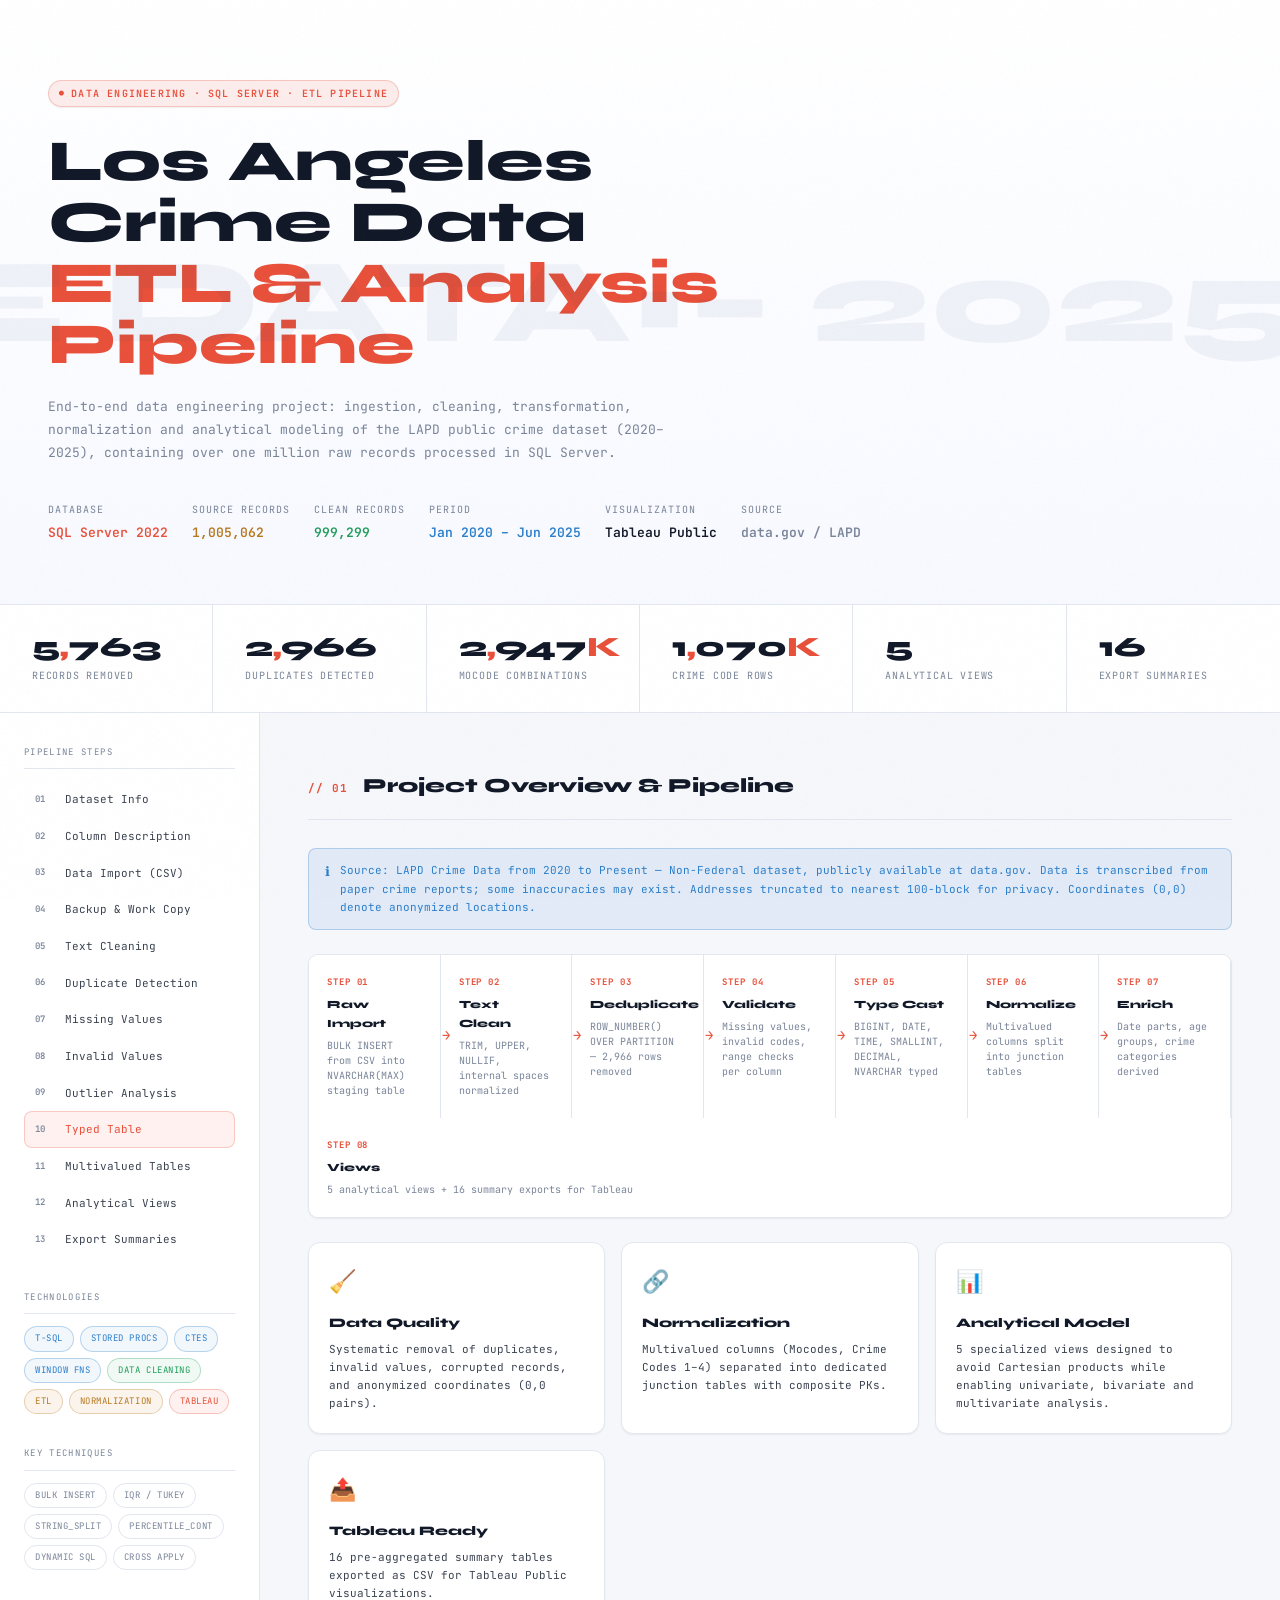
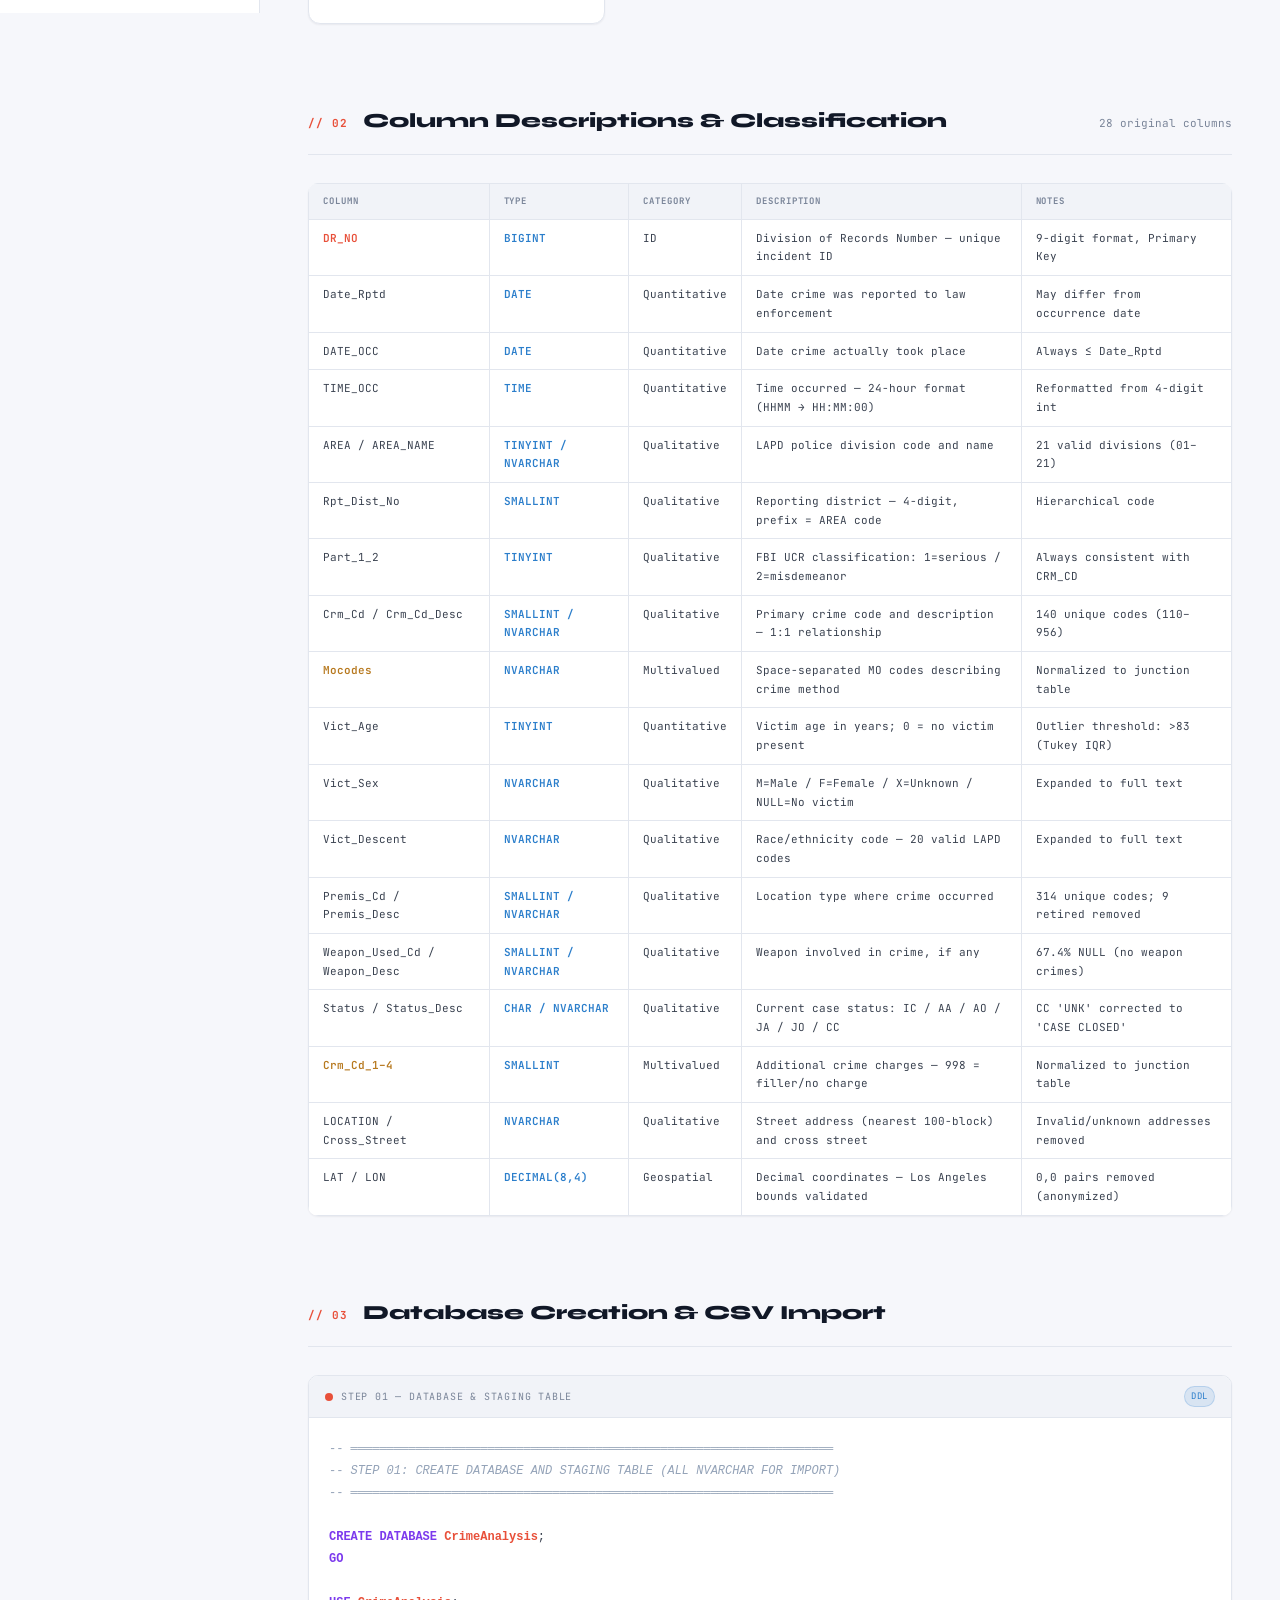
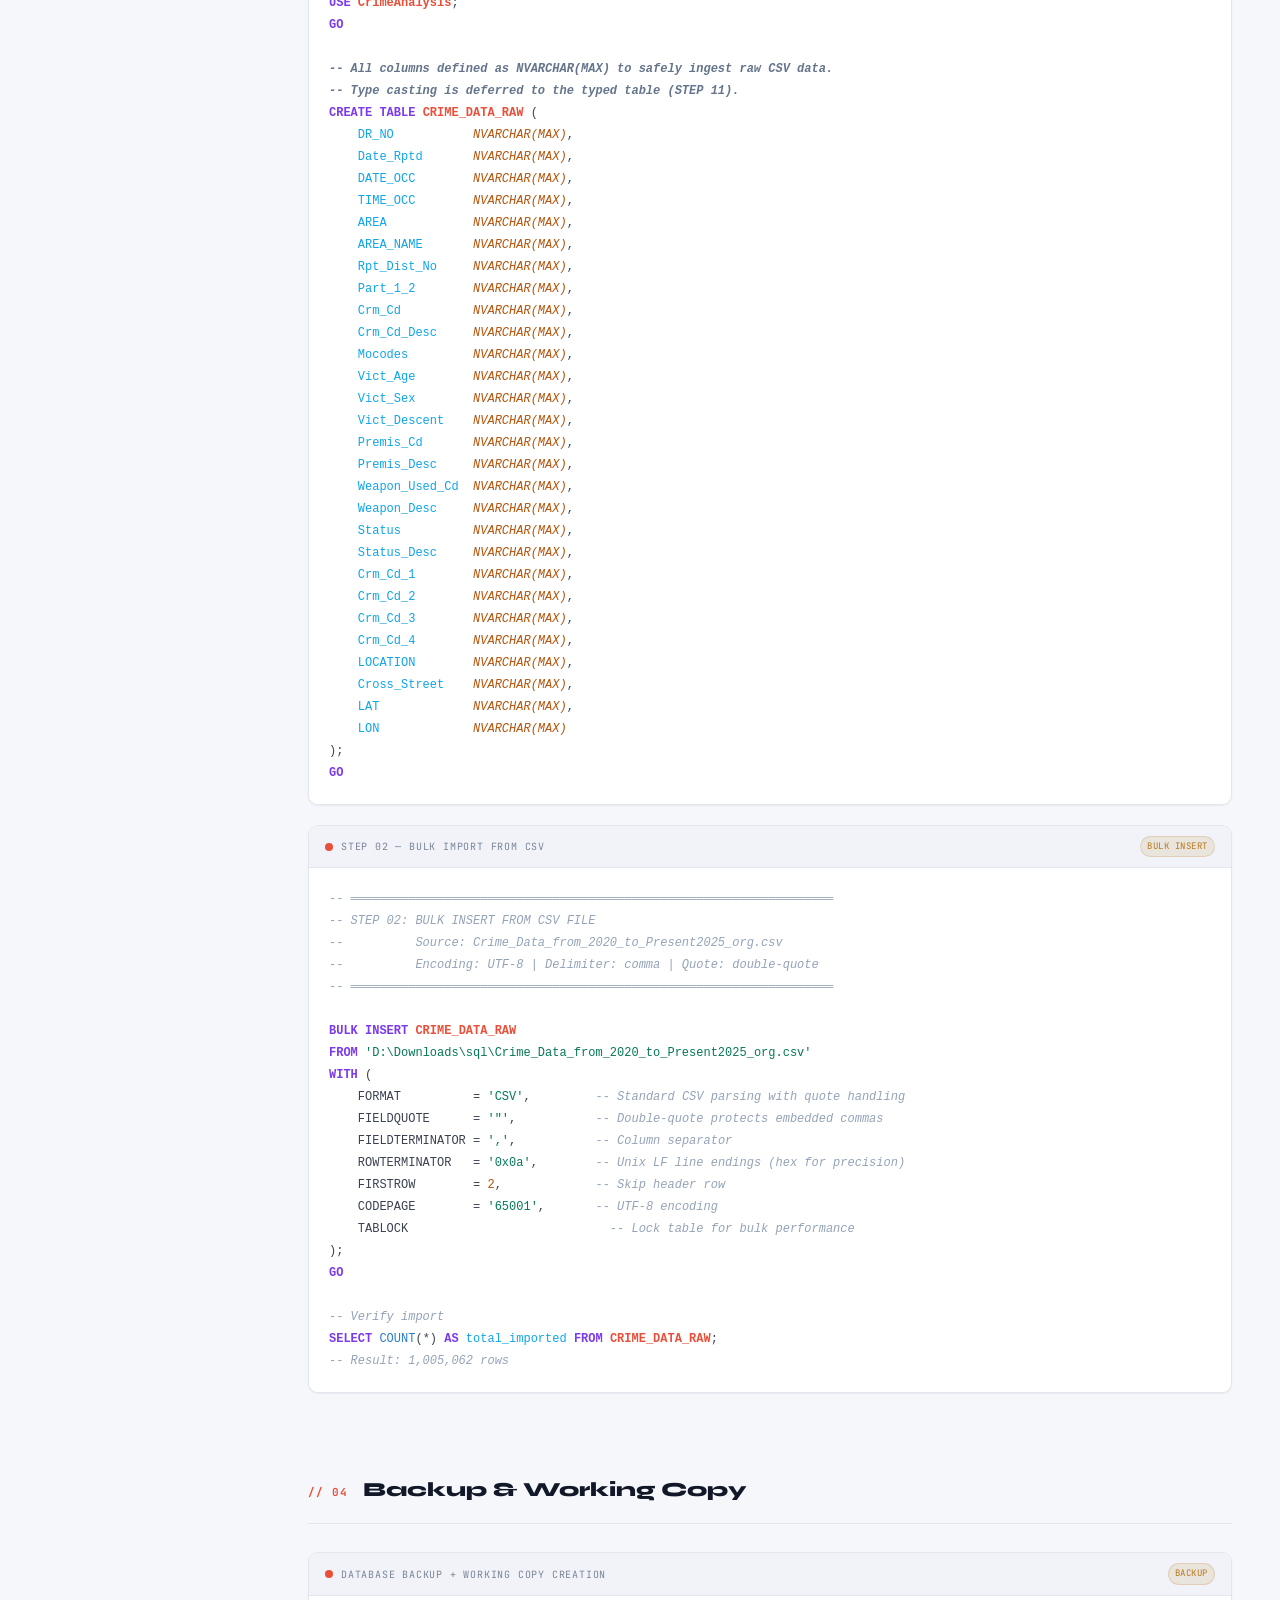
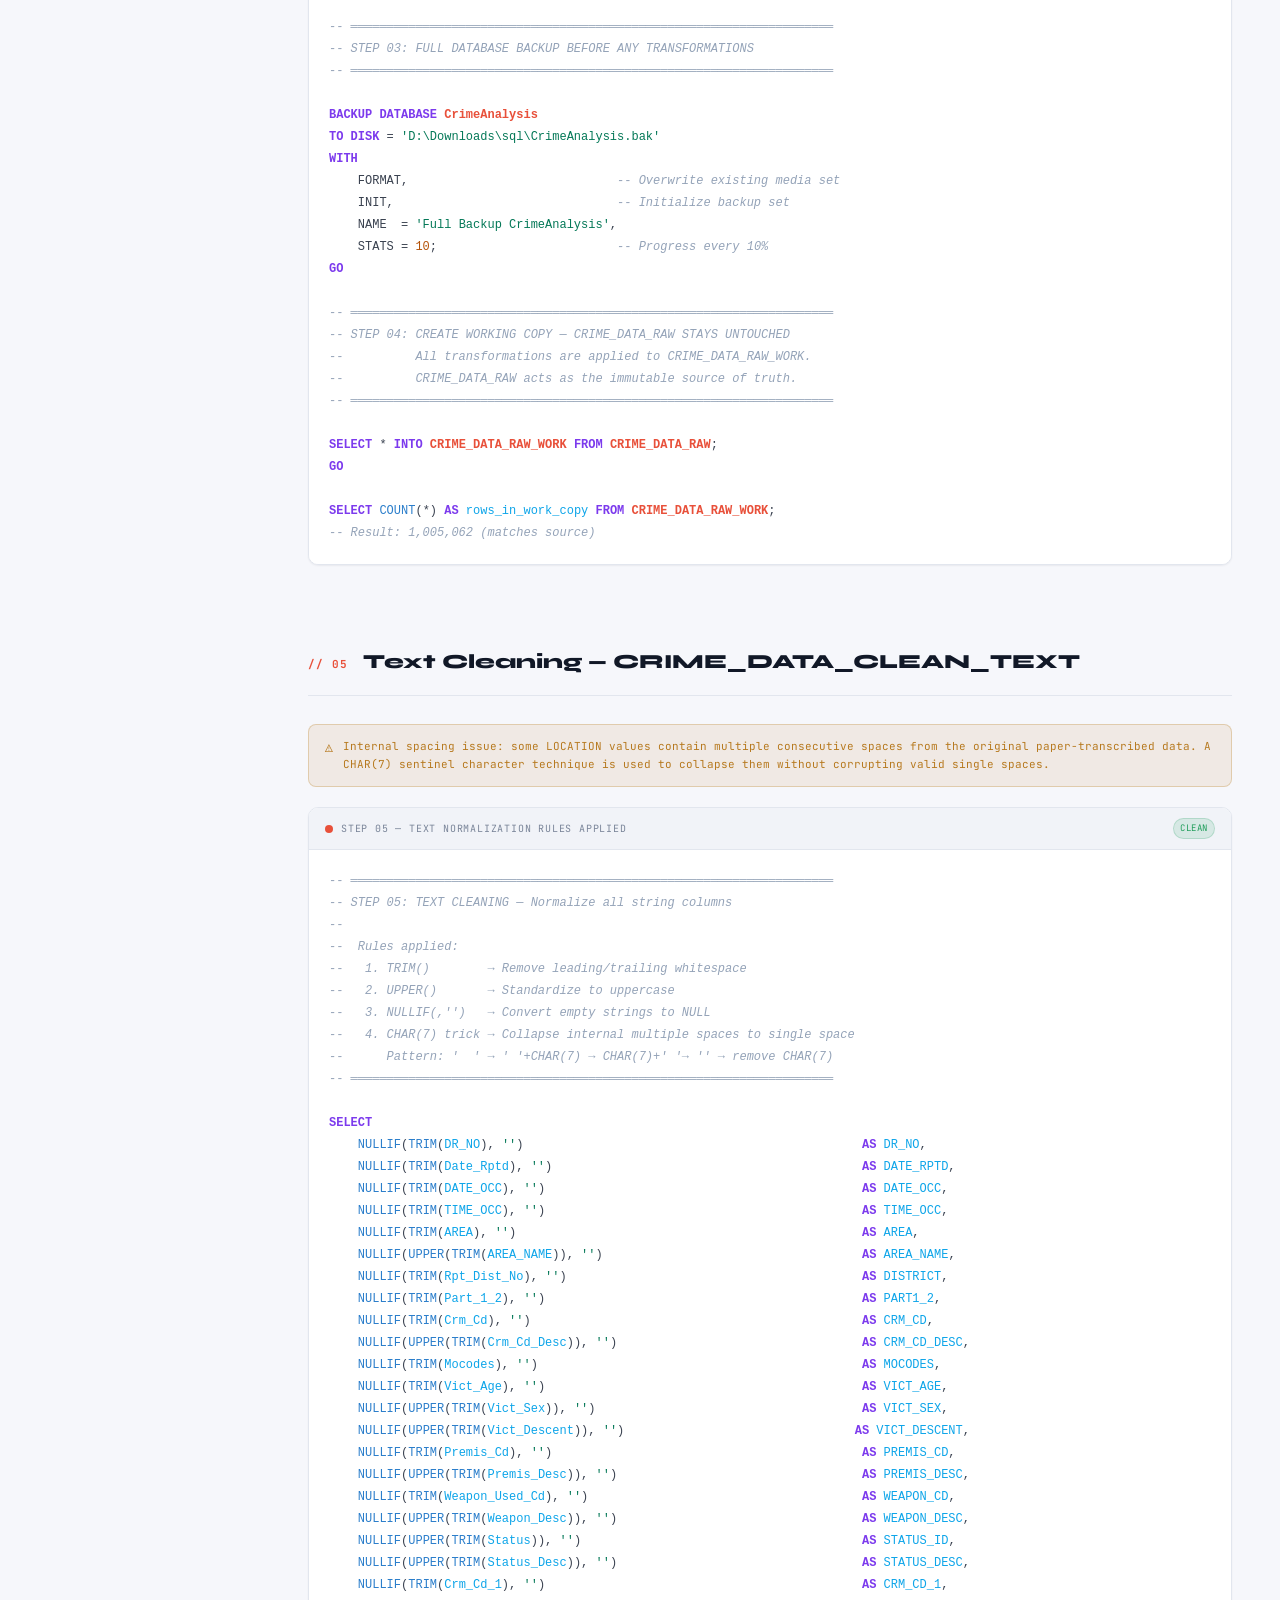
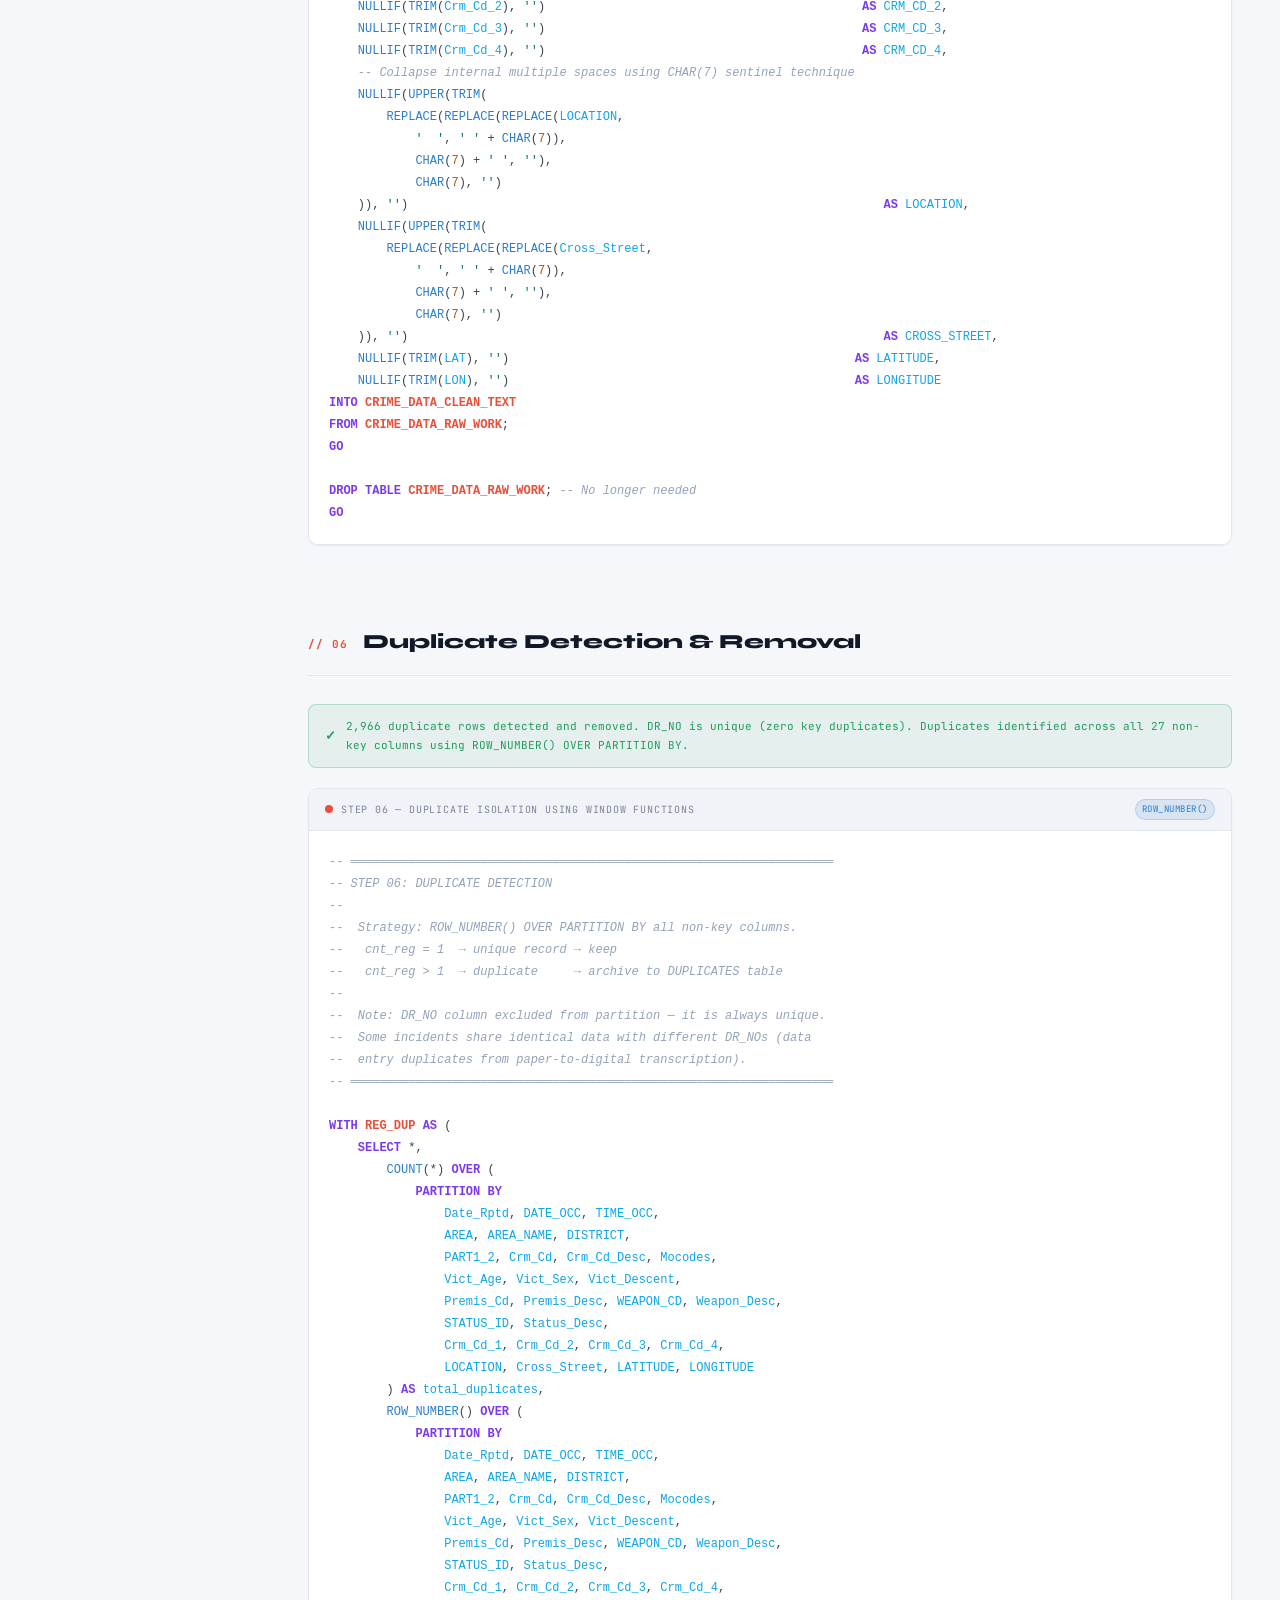
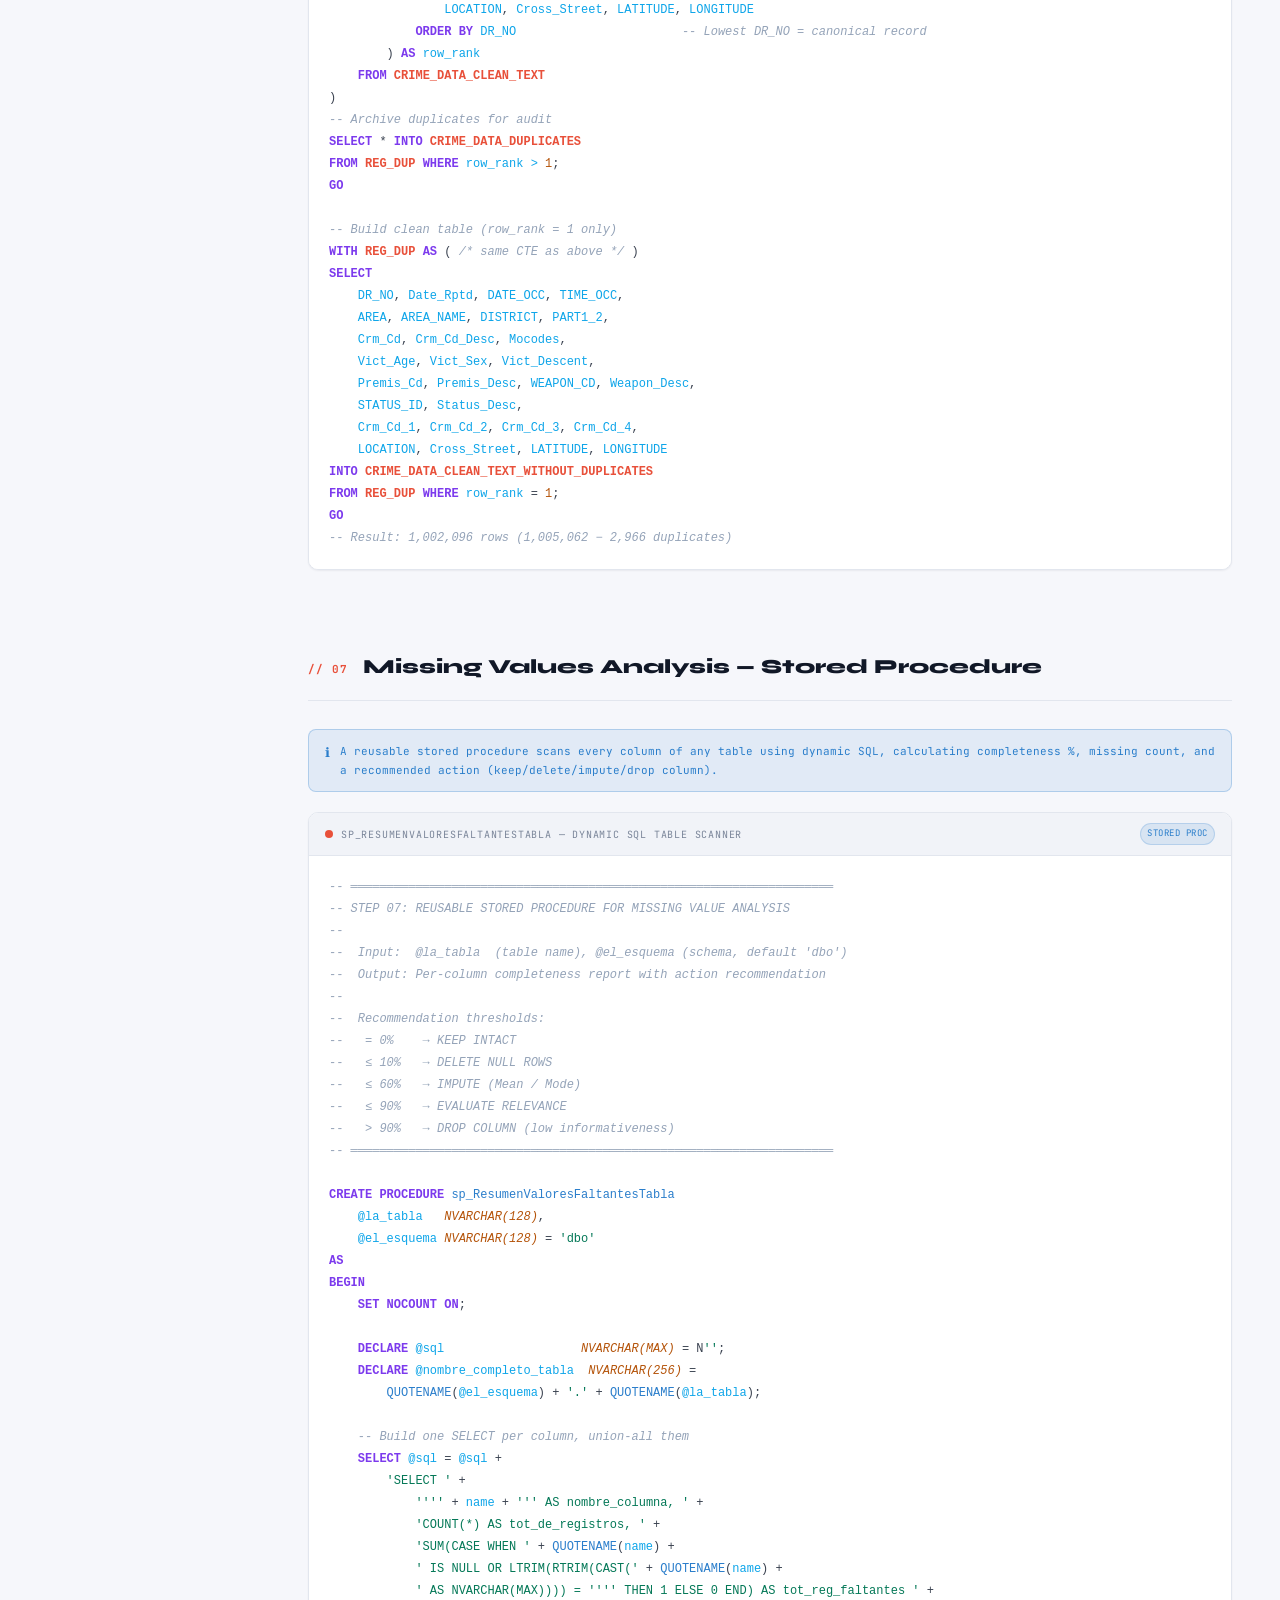
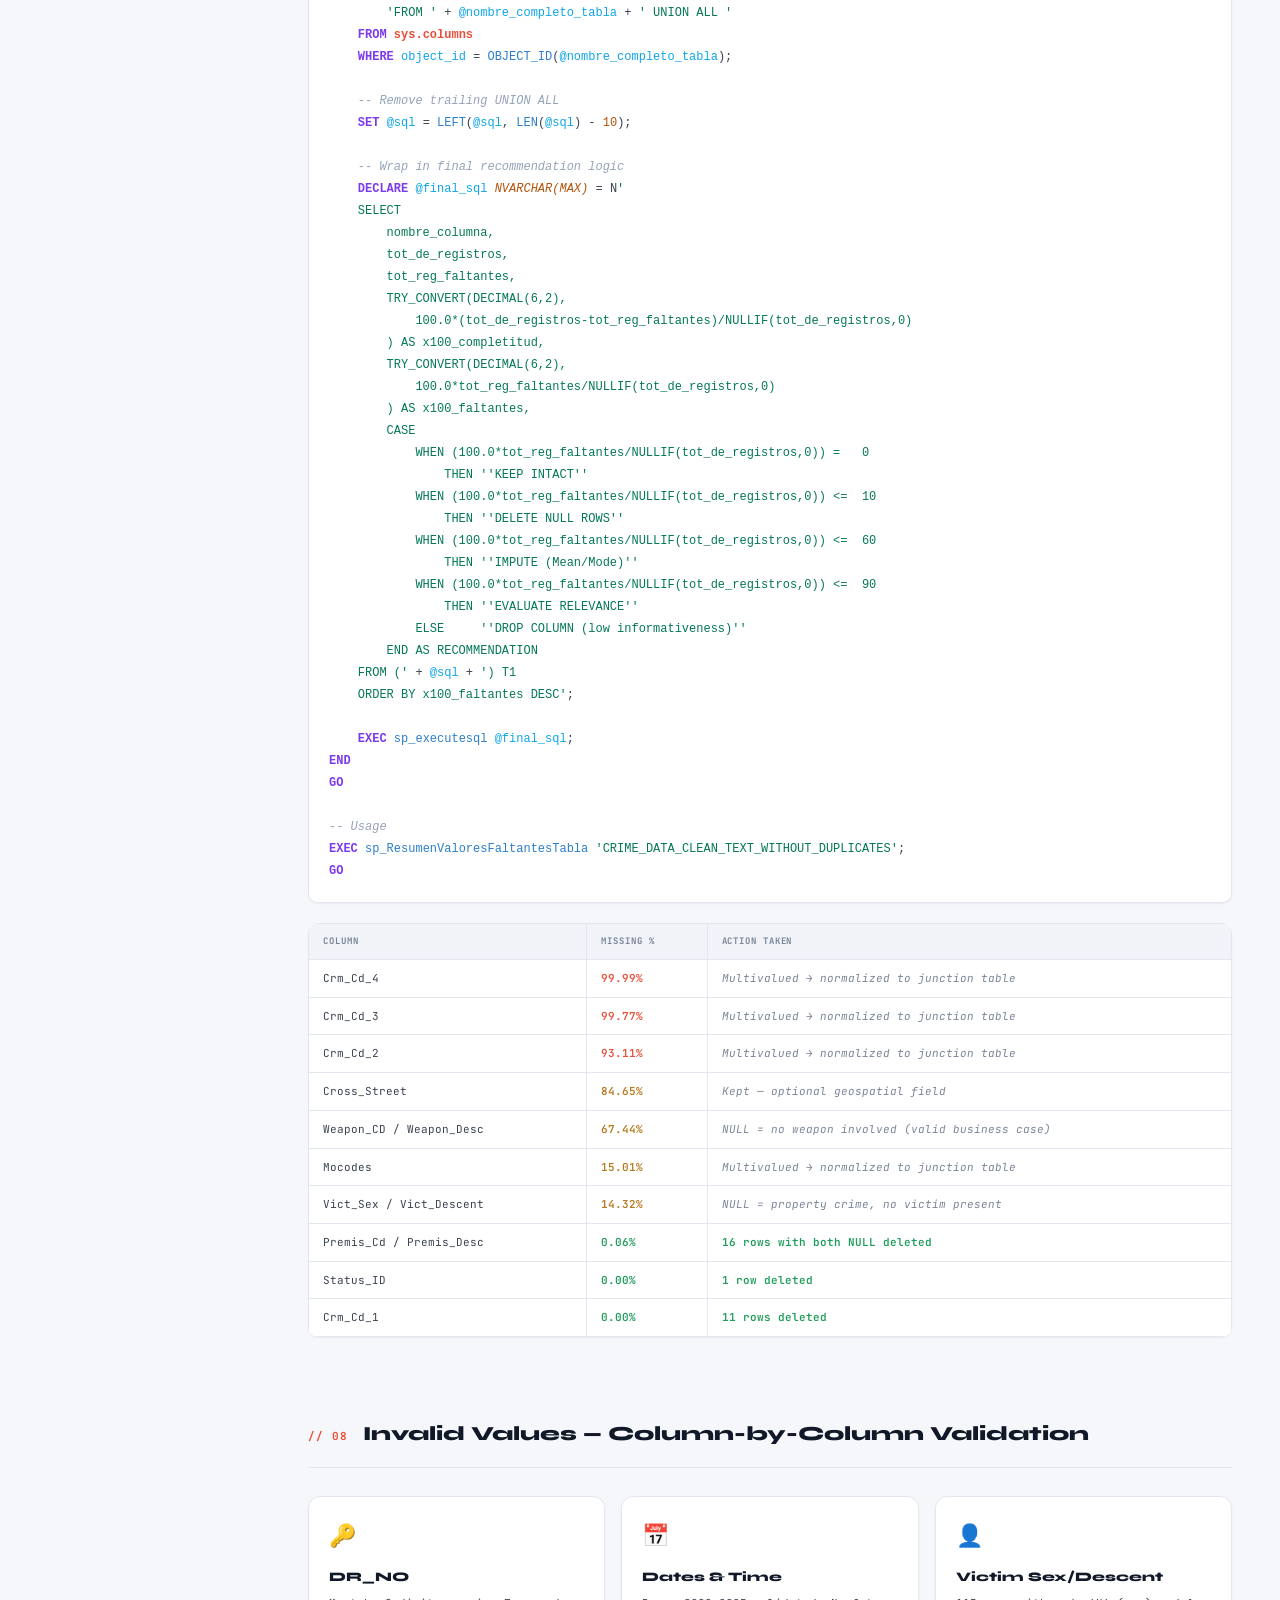
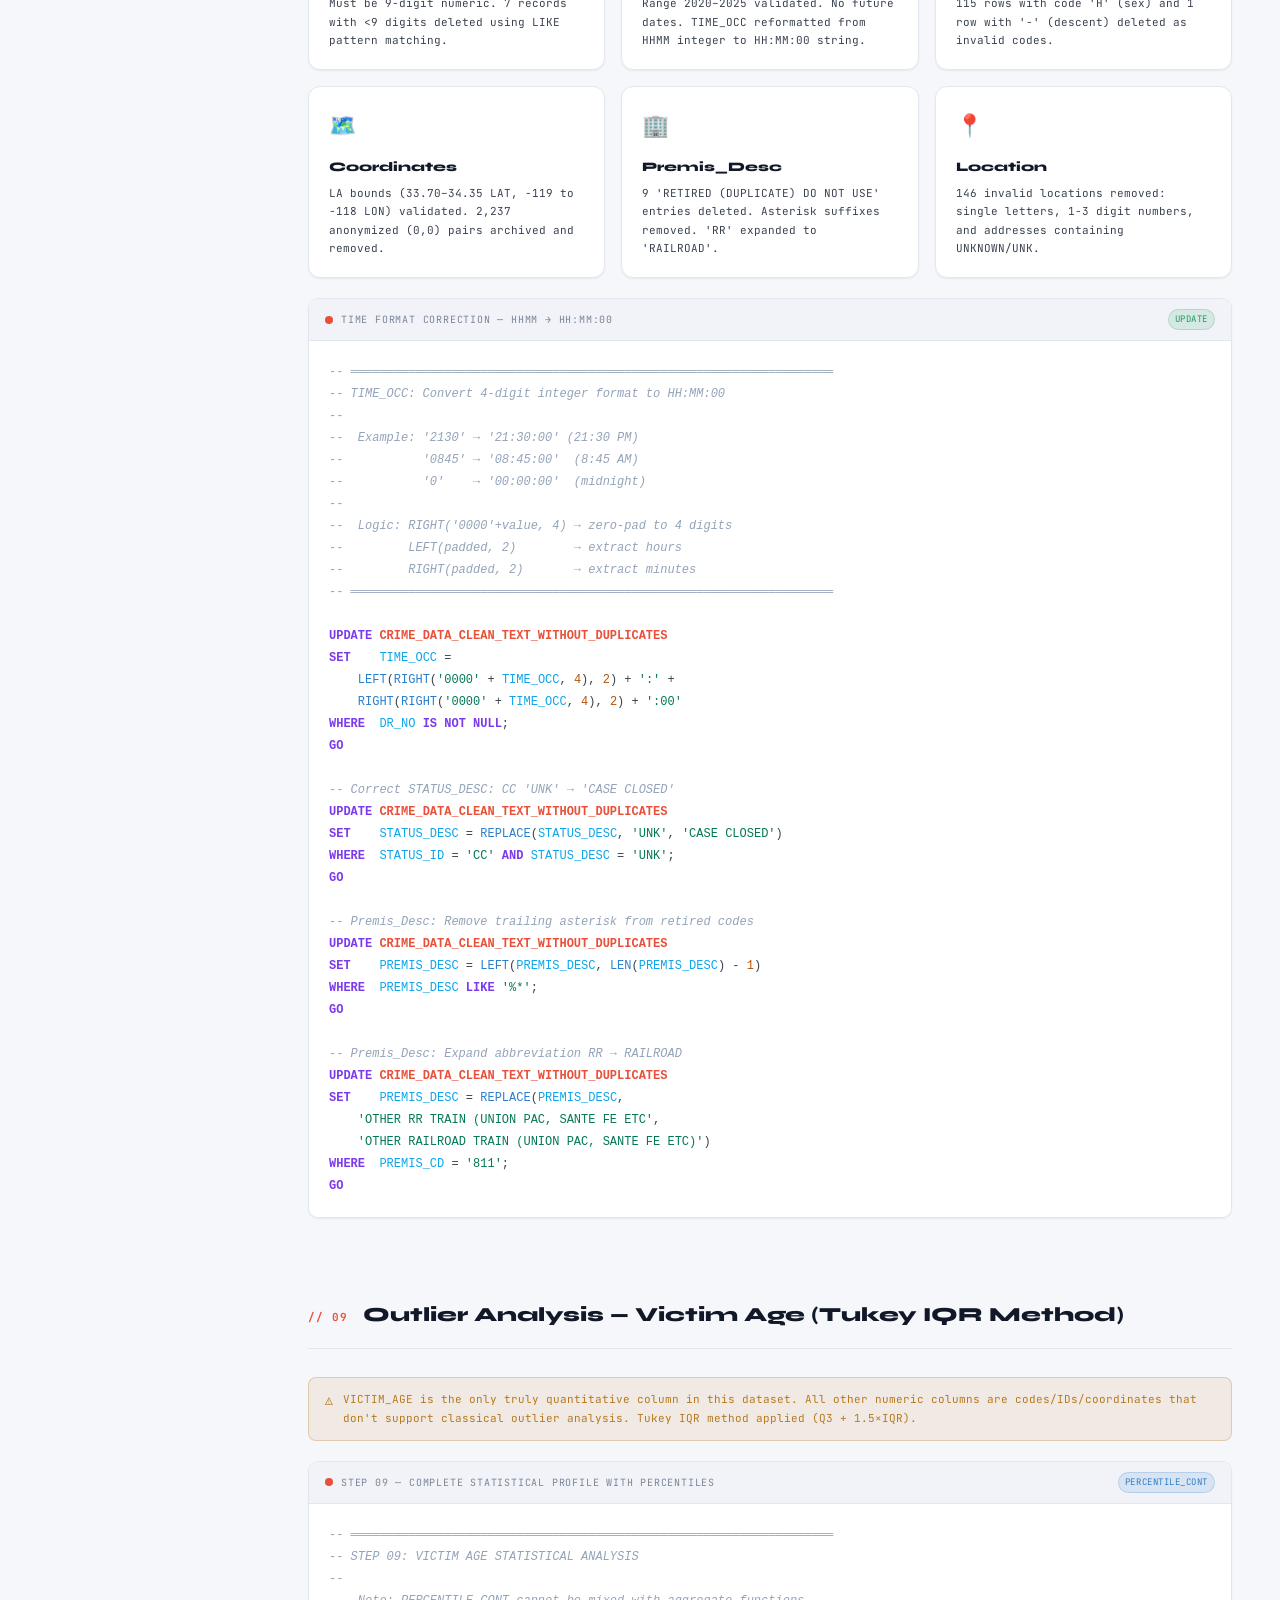
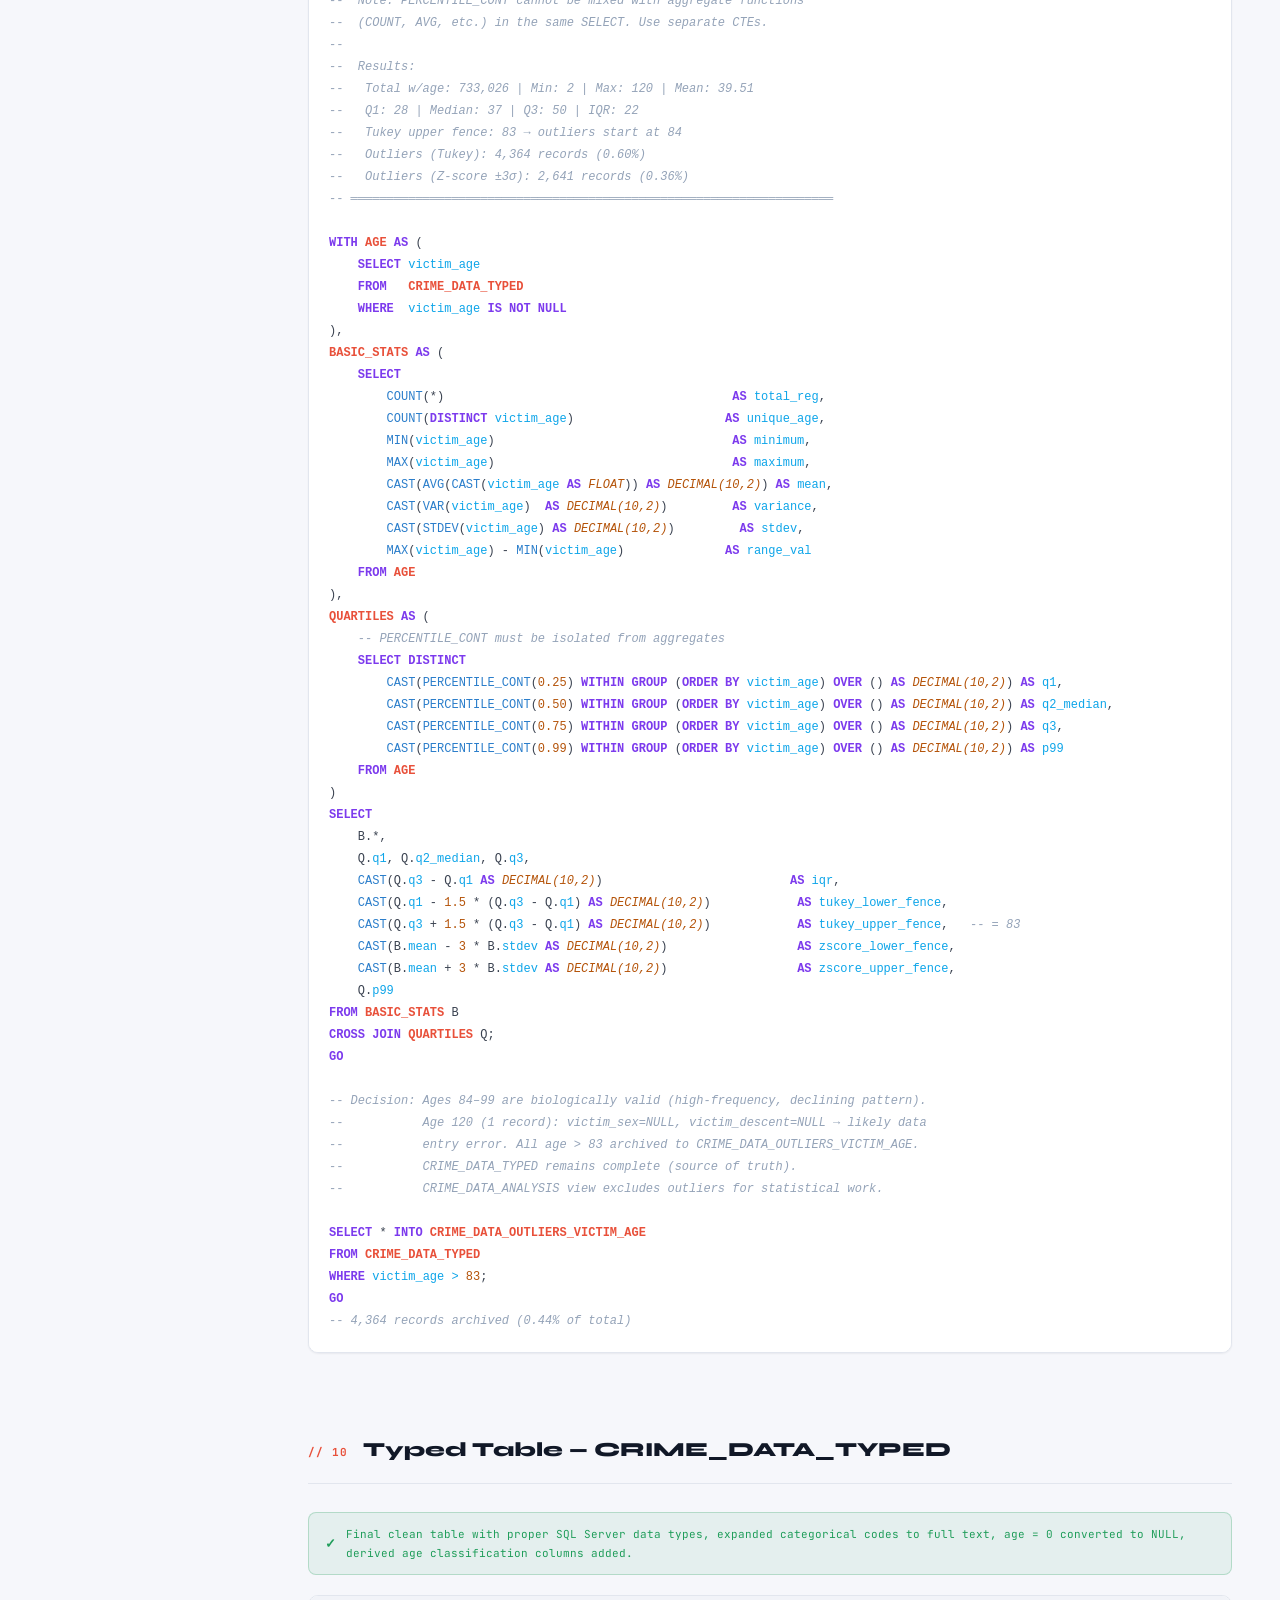
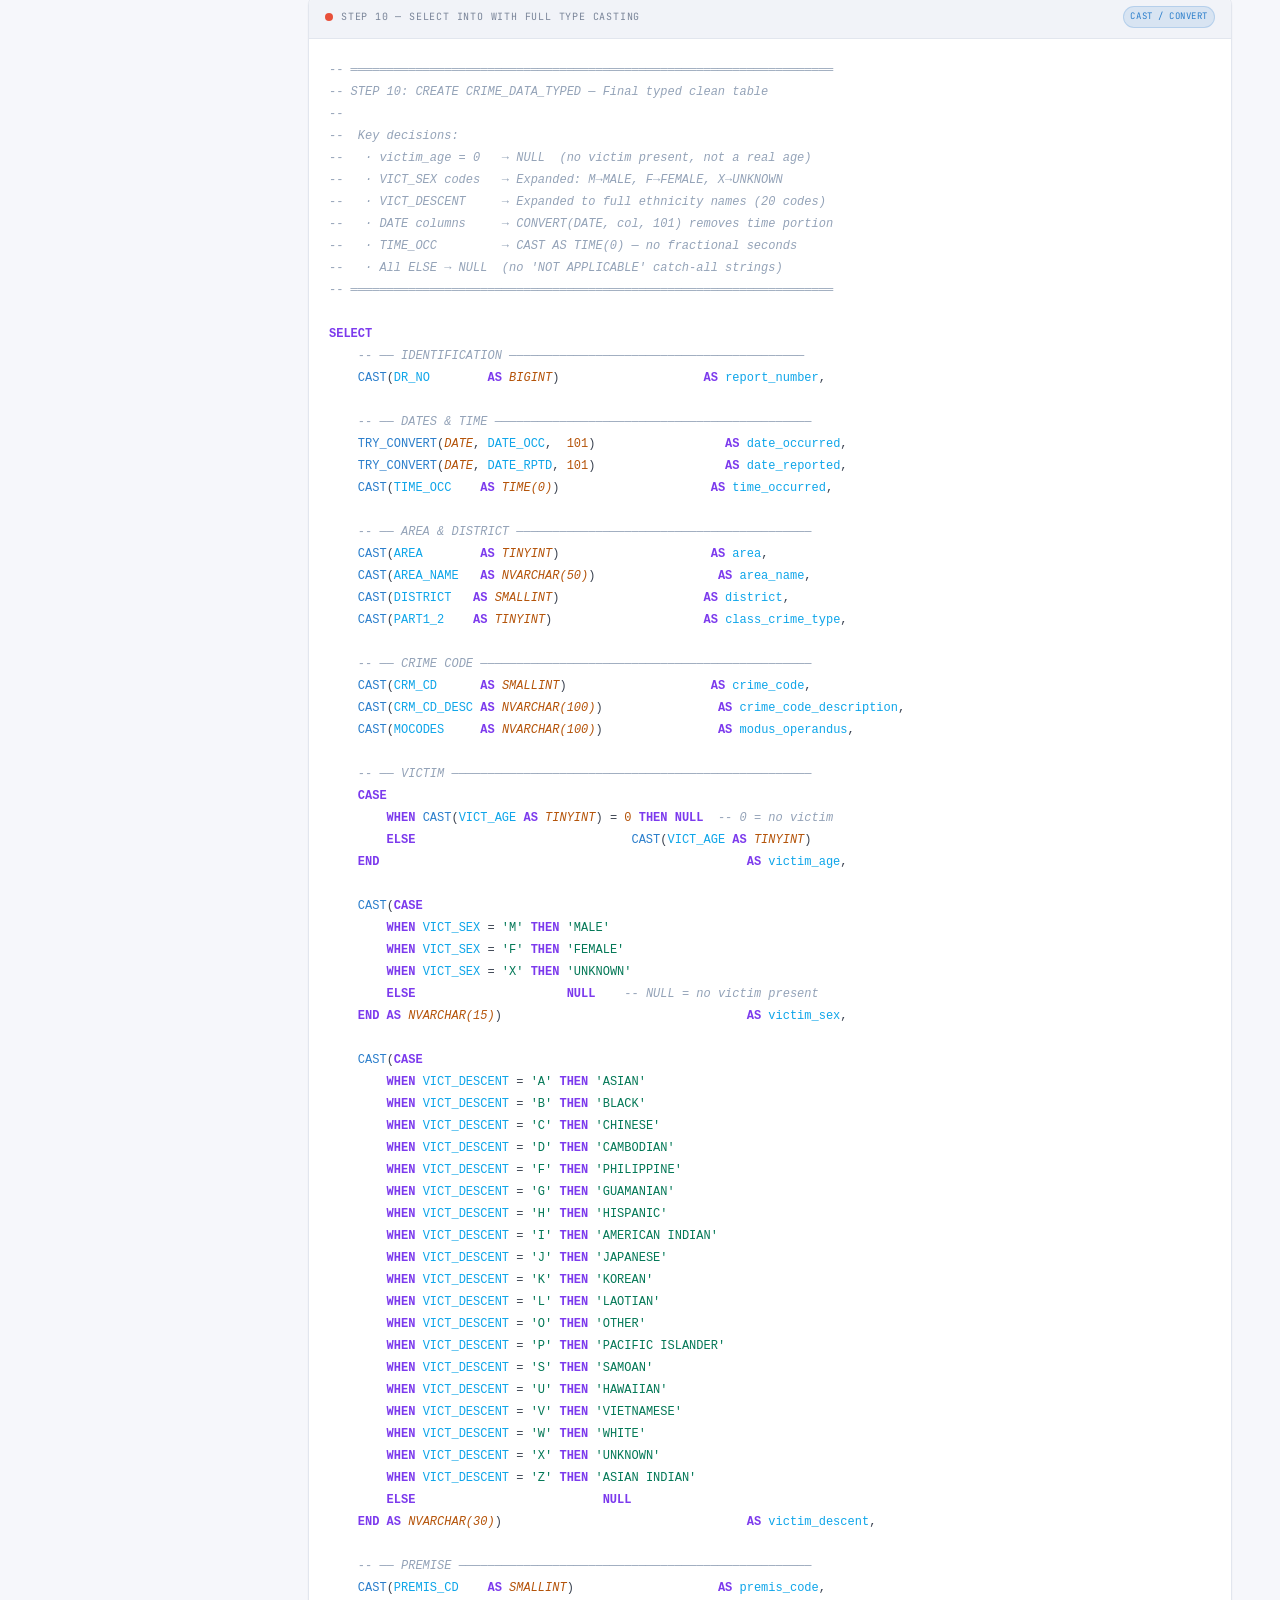
<file: crime-analysis-sql/index.html>
<!DOCTYPE html>
<html lang="en">
<head>
<meta charset="UTF-8"/>
<meta name="viewport" content="width=device-width, initial-scale=1.0"/>
<title>Crime Data Analysis | SQL Server Portfolio</title>
<link href="https://fonts.googleapis.com/css2?family=JetBrains+Mono:wght@300;400;500;700&family=Syne:wght@400;600;700;800&display=swap" rel="stylesheet"/>

<style>
  :root {
    /* ── PALETA CLARA ───────────────────────────── */
    --bg:         #f6f7fb;
    --surface:    #ffffff;
    --surface2:   #f1f3f8;
    --border:     #e2e6ee;

    --accent:     #e8503a;  /* rojo */
    --accent2:    #b7791f;  /* ámbar */
    --accent3:    #2b7ecb;  /* azul */
    --green:      #1f9d5a;  /* verde */

    --text:       #3a4250;  /* cuerpo */
    --text-dim:   #7a8599;  /* secundario */
    --text-bright:#111827;  /* títulos */

    --mono: 'JetBrains Mono', monospace;
    --sans: 'Syne', sans-serif;

    /* sombras sutiles para modo claro */
    --shadow-1: 0 1px 2px rgba(16, 24, 40, .06);
    --shadow-2: 0 6px 20px rgba(16, 24, 40, .08);
  }

  *, *::before, *::after { box-sizing: border-box; margin: 0; padding: 0; }

  html { scroll-behavior: smooth; }

  body {
    background: var(--bg);
    color: var(--text);
    font-family: var(--mono);
    font-size: 13px;
    line-height: 1.7;
    overflow-x: hidden;
  }

  /* ── NOISE OVERLAY (suave en claro) ──────────── */
  body::before {
    content:'';
    position: fixed;
    inset: 0;
    background-image: url("data:image/svg+xml,%3Csvg viewBox='0 0 256 256' xmlns='http://www.w3.org/2000/svg'%3E%3Cfilter id='noise'%3E%3CfeTurbulence type='fractalNoise' baseFrequency='0.9' numOctaves='4' stitchTiles='stitch'/%3E%3C/filter%3E%3Crect width='100%25' height='100%25' filter='url(%23noise)' opacity='0.02'/%3E%3C/svg%3E");
    pointer-events: none;
    z-index: 9999;
    opacity: .6;
  }

  /* ── SCROLLBAR ───────────────────────────────── */
  ::-webkit-scrollbar { width: 8px; height: 8px; }
  ::-webkit-scrollbar-track { background: var(--bg); }
  ::-webkit-scrollbar-thumb { background: #cbd5e1; border-radius: 6px; }
  ::-webkit-scrollbar-thumb:hover { background: #94a3b8; }

  /* ── HEADER ──────────────────────────────────── */
  header {
    position: relative;
    padding: 80px 48px 60px;
    border-bottom: 1px solid var(--border);
    background: linear-gradient(180deg, #ffffff 0%, #f7f9ff 100%);
  }

  header::after {
    content: 'LAPD CRIME DATA\A2020 – 2025';
    white-space: pre;
    position: absolute;
    right: -20px;
    top: 50%;
    transform: translateY(-50%);
    font-family: var(--sans);
    font-size: 120px;
    font-weight: 800;
    line-height: .85;
    color: rgba(42, 65, 120, .06); /* marca de agua suave */
    pointer-events: none;
    user-select: none;
    text-align: right;
  }

  .badge {
    display: inline-flex;
    align-items: center;
    gap: 6px;
    background: rgba(232,80,58,.10);
    border: 1px solid rgba(232,80,58,.25);
    color: var(--accent);
    font-size: 10px;
    font-weight: 600;
    letter-spacing: .12em;
    text-transform: uppercase;
    padding: 4px 10px;
    border-radius: 20px;
    margin-bottom: 24px;
    box-shadow: var(--shadow-1);
  }

  .badge::before { content: '●'; font-size: 8px; animation: pulse 2s infinite; }
  @keyframes pulse { 0%,100%{ opacity:1 } 50%{ opacity:.3 } }

  h1 {
    font-family: var(--sans);
    font-size: clamp(32px, 5vw, 58px);
    font-weight: 800;
    color: var(--text-bright);
    line-height: 1.05;
    max-width: 720px;
    margin-bottom: 20px;
  }

  h1 span { color: var(--accent); }

  .subtitle {
    max-width: 620px;
    color: var(--text-dim);
    font-size: 13px;
    line-height: 1.8;
    margin-bottom: 36px;
  }

  .meta-row { display: flex; flex-wrap: wrap; gap: 24px; }

  .meta-item { display: flex; flex-direction: column; gap: 4px; }

  .meta-label {
    font-size: 10px;
    letter-spacing: .1em;
    text-transform: uppercase;
    color: var(--text-dim);
  }

  .meta-value {
    font-size: 13px;
    color: var(--text-bright);
    font-weight: 600;
  }

  .meta-value.accent  { color: var(--accent); }
  .meta-value.accent2 { color: var(--accent2); }
  .meta-value.accent3 { color: var(--accent3); }

  /* ── STATS BAR ───────────────────────────────── */
  .stats-bar {
    display: grid;
    grid-template-columns: repeat(auto-fit, minmax(160px, 1fr));
    border-bottom: 1px solid var(--border);
    background: var(--surface);
  }

  .stat-cell {
    padding: 28px 32px;
    border-right: 1px solid var(--border);
    position: relative;
    overflow: hidden;
  }

  .stat-cell:last-child { border-right: none; }

  .stat-cell::before {
    content: '';
    position: absolute;
    bottom: 0; left: 0; right: 0;
    height: 2px;
    background: var(--accent);
    transform: scaleX(0);
    transform-origin: left;
    transition: transform .4s ease;
  }
  .stat-cell:hover::before { transform: scaleX(1); }

  .stat-num {
    font-family: var(--sans);
    font-size: 28px;
    font-weight: 800;
    color: var(--text-bright);
    line-height: 1;
    margin-bottom: 6px;
  }

  .stat-num span { color: var(--accent); }

  .stat-desc {
    font-size: 10px;
    color: var(--text-dim);
    letter-spacing: .08em;
    text-transform: uppercase;
  }

  /* ── LAYOUT ──────────────────────────────────── */
  .layout {
    display: grid;
    grid-template-columns: 260px 1fr;
    min-height: calc(100vh - 300px);
  }

  /* ── SIDEBAR ─────────────────────────────────── */
  .sidebar {
    border-right: 1px solid var(--border);
    padding: 32px 0;
    position: sticky;
    top: 0;
    height: 100vh;
    overflow-y: auto;
    background: var(--surface);
  }

  .sidebar-section { padding: 0 24px; margin-bottom: 32px; }

  .sidebar-title {
    font-size: 9px;
    letter-spacing: .15em;
    text-transform: uppercase;
    color: var(--text-dim);
    margin-bottom: 12px;
    padding-bottom: 8px;
    border-bottom: 1px solid var(--border);
  }

  .nav-item {
    display: flex;
    align-items: center;
    gap: 10px;
    padding: 8px 10px;
    border-radius: 8px;
    cursor: pointer;
    color: var(--text);
    font-size: 11px;
    transition: background .2s, color .2s, border-color .2s, transform .05s;
    text-decoration: none;
    border: 1px solid transparent;
  }

  .nav-item:hover {
    background: #f6f8fc;
    color: var(--text-bright);
    border-color: var(--border);
  }

  .nav-item.active {
    background: rgba(232,80,58,.08);
    color: var(--accent);
    border-color: rgba(232,80,58,.25);
  }

  .nav-num {
    font-size: 9px;
    color: var(--text-dim);
    min-width: 20px;
    font-weight: 600;
  }

  .tag-list { display: flex; flex-wrap: wrap; gap: 6px; }

  .tag {
    font-size: 9px;
    letter-spacing: .06em;
    text-transform: uppercase;
    padding: 4px 10px;
    border-radius: 999px;
    border: 1px solid var(--border);
    color: var(--text-dim);
    background: #fff;
  }

  .tag.sql     { border-color: rgba(43,126,203,.3);  color: var(--accent3); background: rgba(43,126,203,.06); }
  .tag.clean   { border-color: rgba(31,157,90,.3);   color: var(--green);   background: rgba(31,157,90,.06); }
  .tag.etl     { border-color: rgba(183,121,31,.3);  color: var(--accent2); background: rgba(183,121,31,.08); }
  .tag.tableau { border-color: rgba(232,80,58,.3);   color: var(--accent);  background: rgba(232,80,58,.08); }

  /* ── MAIN CONTENT ────────────────────────────── */
  .main {
    padding: 40px 48px;
    max-width: 100%;
    overflow: hidden;
  }

  /* ── SECTION ─────────────────────────────────── */
  .section { margin-bottom: 64px; padding-top: 16px; }

  .section-header {
    display: flex;
    align-items: baseline;
    gap: 16px;
    margin-bottom: 28px;
    padding-bottom: 16px;
    border-bottom: 1px solid var(--border);
  }

  .section-num {
    font-size: 11px;
    color: var(--accent);
    font-weight: 700;
    letter-spacing: .08em;
  }

  .section-title {
    font-family: var(--sans);
    font-size: 20px;
    font-weight: 800;
    color: var(--text-bright);
  }

  .section-sub {
    font-size: 11px;
    color: var(--text-dim);
    margin-left: auto;
  }

  /* ── CODE BLOCK ──────────────────────────────── */
  .code-wrap {
    position: relative;
    margin: 20px 0;
    border: 1px solid var(--border);
    border-radius: 10px;
    overflow: hidden;
    background: var(--surface);
    box-shadow: var(--shadow-1);
  }

  .code-header {
    display: flex;
    align-items: center;
    justify-content: space-between;
    padding: 10px 16px;
    background: var(--surface2);
    border-bottom: 1px solid var(--border);
  }

  .code-title {
    font-size: 10px;
    color: var(--text-dim);
    letter-spacing: .08em;
    text-transform: uppercase;
    display: flex;
    align-items: center;
    gap: 8px;
  }

  .code-title::before {
    content: '';
    width: 8px; height: 8px;
    border-radius: 50%;
    background: var(--accent);
    display: inline-block;
  }

  .code-badge {
    font-size: 9px;
    padding: 2px 6px;
    border-radius: 999px;
    background: rgba(43,126,203,.12);
    color: var(--accent3);
    border: 1px solid rgba(43,126,203,.2);
    letter-spacing: .06em;
    text-transform: uppercase;
  }

  .code-badge.green {
    background: rgba(31,157,90,.12);
    color: var(--green);
    border-color: rgba(31,157,90,.2);
  }

  .code-badge.orange {
    background: rgba(183,121,31,.12);
    color: var(--accent2);
    border-color: rgba(183,121,31,.2);
  }

  pre {
    margin: 0;
    padding: 20px;
    overflow-x: auto;
    font-family: var(--mono);
    font-size: 12px;
    line-height: 1.75;
    tab-size: 4;
    counter-reset: line;
    color: var(--text);
    background: var(--surface);
  }

  pre code { color: var(--text); }

  /* ── SYNTAX COLORS (legibles en claro) ───────── */
  .kw  { color: #7c3aed; font-weight: 600; }
  .fn  { color: var(--accent3); }
  .str { color: #047857; }
  .num { color: #b45309; }
  .cmt { color: #94a3b8; font-style: italic; }
  .cmt-section { color: #64748b; font-style: italic; font-weight: 600; }
  .tbl { color: var(--accent); font-weight: 600; }
  .col { color: #0ea5e9; }
  .op  { color: #0ea5e9; }
  .typ { color: #b45309; font-style: italic; }

  /* ── INFO CARD ───────────────────────────────── */
  .card-grid {
    display: grid;
    grid-template-columns: repeat(auto-fit, minmax(220px, 1fr));
    gap: 16px;
    margin: 20px 0;
  }

  .card {
    background: var(--surface);
    border: 1px solid var(--border);
    border-radius: 12px;
    padding: 20px;
    transition: border-color .2s, box-shadow .2s, transform .05s;
    position: relative;
    overflow: hidden;
    box-shadow: var(--shadow-1);
  }

  .card::before {
    content: '';
    position: absolute;
    top: 0; left: 0; right: 0;
    height: 3px;
    background: var(--accent);
    opacity: .0;
    transition: opacity .2s;
  }

  .card:hover { border-color: rgba(232,80,58,.35); box-shadow: var(--shadow-2); }
  .card:hover::before { opacity: .9; }

  .card-icon { font-size: 22px; margin-bottom: 12px; display: block; }

  .card-title {
    font-family: var(--sans);
    font-size: 13px;
    font-weight: 800;
    color: var(--text-bright);
    margin-bottom: 6px;
  }

  .card-text {
    font-size: 11px;
    color: var(--text);
    line-height: 1.65;
  }

  /* ── PIPELINE ────────────────────────────────── */
  .pipeline {
    display: flex;
    flex-wrap: wrap;
    gap: 0;
    margin: 24px 0;
    border: 1px solid var(--border);
    border-radius: 10px;
    overflow: hidden;
    background: var(--surface);
    box-shadow: var(--shadow-1);
  }

  .pipe-step {
    flex: 1;
    min-width: 120px;
    padding: 20px 18px;
    background: var(--surface);
    border-right: 1px solid var(--border);
    position: relative;
    transition: background .2s;
  }

  .pipe-step:last-child { border-right: none; }
  .pipe-step:hover { background: var(--surface2); }

  .pipe-step::after {
    content: '→';
    position: absolute;
    right: -10px;
    top: 50%;
    transform: translateY(-50%);
    color: var(--accent);
    font-size: 14px;
    z-index: 2;
  }

  .pipe-step:last-child::after { display: none; }

  .pipe-num {
    font-size: 9px;
    color: var(--accent);
    font-weight: 700;
    letter-spacing: .1em;
    margin-bottom: 6px;
  }

  .pipe-name {
    font-family: var(--sans);
    font-size: 11px;
    font-weight: 800;
    color: var(--text-bright);
    margin-bottom: 4px;
  }

  .pipe-desc {
    font-size: 10px;
    color: var(--text-dim);
    line-height: 1.5;
  }

  /* ── RESULT / WARN / INFO ────────────────────── */
  .result-box {
    background: rgba(31,157,90,.08);
    border: 1px solid rgba(31,157,90,.25);
    border-radius: 8px;
    padding: 12px 16px;
    font-size: 11px;
    color: var(--green);
    margin: 12px 0;
    display: flex;
    align-items: center;
    gap: 10px;
  }
  .result-box::before { content: '✓'; font-weight: 700; font-size: 13px; }

  .warn-box {
    background: rgba(183,121,31,.10);
    border: 1px solid rgba(183,121,31,.28);
    border-radius: 8px;
    padding: 12px 16px;
    font-size: 11px;
    color: var(--accent2);
    margin: 12px 0;
    display: flex;
    align-items: flex-start;
    gap: 10px;
  }
  .warn-box::before { content: '⚠'; font-size: 13px; flex-shrink: 0; }

  .info-box {
    background: rgba(43,126,203,.10);
    border: 1px solid rgba(43,126,203,.28);
    border-radius: 8px;
    padding: 12px 16px;
    font-size: 11px;
    color: var(--accent3);
    margin: 12px 0;
    display: flex;
    align-items: flex-start;
    gap: 10px;
  }
  .info-box::before { content: 'ℹ'; font-size: 13px; flex-shrink: 0; }

  /* ── TABLE ───────────────────────────────────── */
  .data-table {
    width: 100%;
    border-collapse: collapse;
    margin: 16px 0;
    font-size: 11px;
    background: var(--surface);
    box-shadow: var(--shadow-1);
    border-radius: 10px;
    overflow: hidden;
  }

  .data-table th {
    background: var(--surface2);
    color: var(--text-dim);
    font-size: 9px;
    letter-spacing: .1em;
    text-transform: uppercase;
    text-align: left;
    padding: 10px 14px;
    border: 1px solid var(--border);
  }

  .data-table td {
    padding: 9px 14px;
    border: 1px solid var(--border);
    color: var(--text);
    font-size: 11px;
    vertical-align: top;
  }

  .data-table tr:hover td { background: #fafbff; }

  td.accent  { color: var(--accent); font-weight: 600; }
  td.accent2 { color: var(--accent2); font-weight: 600; }
  td.accent3 { color: var(--accent3); font-weight: 600; }
  td.green   { color: var(--green);  font-weight: 600; }
  td.dim     { color: var(--text-dim); font-style: italic; }

  /* ── VIEWS DIAGRAM ───────────────────────────── */
  .views-diagram {
    background: var(--surface);
    border: 1px solid var(--border);
    border-radius: 10px;
    padding: 32px;
    margin: 20px 0;
    font-size: 12px;
    box-shadow: var(--shadow-1);
  }

  .vd-center { display: flex; justify-content: center; margin-bottom: 32px; }

  .vd-box {
    background: var(--surface2);
    border: 2px solid var(--accent);
    border-radius: 10px;
    padding: 16px 28px;
    text-align: center;
  }

  .vd-box .label {
    font-family: var(--sans);
    font-size: 13px;
    font-weight: 800;
    color: var(--text-bright);
  }

  .vd-box .sub {
    font-size: 10px;
    color: var(--text-dim);
    margin-top: 2px;
  }

  .vd-row {
    display: grid;
    grid-template-columns: repeat(auto-fit, minmax(180px, 1fr));
    gap: 12px;
  }

  .vd-view {
    background: var(--bg);
    border: 1px solid var(--border);
    border-radius: 8px;
    padding: 14px 16px;
    position: relative;
  }

  .vd-view::before {
    content: attr(data-type);
    position: absolute;
    top: -1px; right: 10px;
    font-size: 8px;
    padding: 2px 6px;
    border-radius: 0 0 6px 6px;
    text-transform: uppercase;
    letter-spacing: .08em;
  }

  .vd-view[data-type="1:1"]::before  { background: rgba(31,157,90,.18);  color: var(--green);   border: 1px solid rgba(31,157,90,.28); }
  .vd-view[data-type="1:N"]::before  { background: rgba(43,126,203,.18); color: var(--accent3); border: 1px solid rgba(43,126,203,.28); }
  .vd-view[data-type="N:M"]::before  { background: rgba(183,121,31,.18); color: var(--accent2); border: 1px solid rgba(183,121,31,.28); }

  .vd-view .name {
    font-family: var(--mono);
    font-size: 11px;
    color: var(--accent);
    font-weight: 600;
    margin-bottom: 4px;
  }

  .vd-view .rows {
    font-size: 10px;
    color: var(--accent2);
    font-weight: 600;
    margin-bottom: 4px;
  }

  .vd-view .desc {
    font-size: 10px;
    color: var(--text);
    line-height: 1.5;
  }

  /* ── FOOTER ──────────────────────────────────── */
  footer {
    border-top: 1px solid var(--border);
    padding: 40px 48px;
    display: flex;
    justify-content: space-between;
    align-items: center;
    flex-wrap: wrap;
    gap: 20px;
    background: var(--surface);
  }

  .footer-left {
    font-family: var(--sans);
    font-size: 16px;
    font-weight: 800;
    color: var(--text-bright);
  }

  .footer-left span { color: var(--accent); }

  .footer-right { font-size: 11px; color: var(--text-dim); }

  /* ── COPY BUTTON ─────────────────────────────── */
  .copy-btn {
    background: var(--surface2);
    border: 1px solid var(--border);
    color: var(--text);
    font-family: var(--mono);
    font-size: 9px;
    letter-spacing: .08em;
    text-transform: uppercase;
    padding: 6px 10px;
    border-radius: 6px;
    cursor: pointer;
    transition: all .2s;
  }

  .copy-btn:hover { border-color: var(--accent); color: var(--accent); }

  /* ── RESPONSIVE ──────────────────────────────── */
  @media (max-width: 900px) {
    .layout { grid-template-columns: 1fr; }
    .sidebar { position: static; height: auto; border-right: none; border-bottom: 1px solid var(--border); }
    header { padding: 48px 24px 40px; }
    .main  { padding: 32px 24px; }
    footer { padding: 32px 24px; }
    header::after { font-size: 60px; }
  }

  /* ── FADE IN ─────────────────────────────────── */
  @keyframes fadeUp { from { opacity:0; transform: translateY(16px); } to { opacity:1; transform: translateY(0); } }
  .section { animation: fadeUp .5s ease both; }
  .section:nth-child(2) { animation-delay: .08s; }
  .section:nth-child(3) { animation-delay: .16s; }
  .section:nth-child(4) { animation-delay: .24s; }
  .section:nth-child(5) { animation-delay: .32s; }

  /* Scrollbar para sidebar */
  .sidebar::-webkit-scrollbar { width: 6px; }
  .sidebar::-webkit-scrollbar-thumb { background: #d6dee6; border-radius: 6px; }
</style>




  
</head>
<body>

<!-- ═══════════════════════════════ HEADER ═══════════════════════════════ -->
<header>
  <div class="badge">Data Engineering · SQL Server · ETL Pipeline</div>
  <h1>Los Angeles Crime Data<br/><span>ETL & Analysis Pipeline</span></h1>
  <p class="subtitle">
    End-to-end data engineering project: ingestion, cleaning, transformation,
    normalization and analytical modeling of the LAPD public crime dataset
    (2020–2025), containing over one million raw records processed in SQL Server.
  </p>
  <div class="meta-row">
    <div class="meta-item">
      <span class="meta-label">Database</span>
      <span class="meta-value accent">SQL Server 2022</span>
    </div>
    <div class="meta-item">
      <span class="meta-label">Source Records</span>
      <span class="meta-value accent2">1,005,062</span>
    </div>
    <div class="meta-item">
      <span class="meta-label">Clean Records</span>
      <span class="meta-value" style="color:var(--green)">999,299</span>
    </div>
    <div class="meta-item">
      <span class="meta-label">Period</span>
      <span class="meta-value accent3">Jan 2020 – Jun 2025</span>
    </div>
    <div class="meta-item">
      <span class="meta-label">Visualization</span>
      <span class="meta-value">Tableau Public</span>
    </div>
    <div class="meta-item">
      <span class="meta-label">Source</span>
      <span class="meta-value dim" style="color:var(--text-dim)">data.gov / LAPD</span>
    </div>
  </div>
</header>

<!-- ═══════════════════════════════ STATS BAR ════════════════════════════ -->
<div class="stats-bar">
  <div class="stat-cell">
    <div class="stat-num">5<span>,</span>763</div>
    <div class="stat-desc">Records Removed</div>
  </div>
  <div class="stat-cell">
    <div class="stat-num">2<span>,</span>966</div>
    <div class="stat-desc">Duplicates Detected</div>
  </div>
  <div class="stat-cell">
    <div class="stat-num">2<span>,</span>947<span>K</span></div>
    <div class="stat-desc">Mocode Combinations</div>
  </div>
  <div class="stat-cell">
    <div class="stat-num">1<span>,</span>070<span>K</span></div>
    <div class="stat-desc">Crime Code Rows</div>
  </div>
  <div class="stat-cell">
    <div class="stat-num">5</div>
    <div class="stat-desc">Analytical Views</div>
  </div>
  <div class="stat-cell">
    <div class="stat-num">16</div>
    <div class="stat-desc">Export Summaries</div>
  </div>
</div>

<!-- ═══════════════════════════════ LAYOUT ═══════════════════════════════ -->
<div class="layout">

<!-- ── SIDEBAR ── -->
<nav class="sidebar">
  <div class="sidebar-section">
    <div class="sidebar-title">Pipeline Steps</div>
    <a href="#s1"  class="nav-item active"><span class="nav-num">01</span>Dataset Info</a>
    <a href="#s2"  class="nav-item"><span class="nav-num">02</span>Column Description</a>
    <a href="#s3"  class="nav-item"><span class="nav-num">03</span>Data Import (CSV)</a>
    <a href="#s4"  class="nav-item"><span class="nav-num">04</span>Backup & Work Copy</a>
    <a href="#s5"  class="nav-item"><span class="nav-num">05</span>Text Cleaning</a>
    <a href="#s6"  class="nav-item"><span class="nav-num">06</span>Duplicate Detection</a>
    <a href="#s7"  class="nav-item"><span class="nav-num">07</span>Missing Values</a>
    <a href="#s8"  class="nav-item"><span class="nav-num">08</span>Invalid Values</a>
    <a href="#s9"  class="nav-item"><span class="nav-num">09</span>Outlier Analysis</a>
    <a href="#s10" class="nav-item"><span class="nav-num">10</span>Typed Table</a>
    <a href="#s11" class="nav-item"><span class="nav-num">11</span>Multivalued Tables</a>
    <a href="#s12" class="nav-item"><span class="nav-num">12</span>Analytical Views</a>
    <a href="#s13" class="nav-item"><span class="nav-num">13</span>Export Summaries</a>
  </div>
  <div class="sidebar-section">
    <div class="sidebar-title">Technologies</div>
    <div class="tag-list">
      <span class="tag sql">T-SQL</span>
      <span class="tag sql">Stored Procs</span>
      <span class="tag sql">CTEs</span>
      <span class="tag sql">Window Fns</span>
      <span class="tag clean">Data Cleaning</span>
      <span class="tag etl">ETL</span>
      <span class="tag etl">Normalization</span>
      <span class="tag tableau">Tableau</span>
    </div>
  </div>
  <div class="sidebar-section">
    <div class="sidebar-title">Key Techniques</div>
    <div class="tag-list">
      <span class="tag">BULK INSERT</span>
      <span class="tag">IQR / Tukey</span>
      <span class="tag">STRING_SPLIT</span>
      <span class="tag">PERCENTILE_CONT</span>
      <span class="tag">DYNAMIC SQL</span>
      <span class="tag">CROSS APPLY</span>
    </div>
  </div>
</nav>

<!-- ── MAIN ── -->
<main class="main">

<!-- ───────────────────────────────────────────────────────── SECTION 01 -->
<section class="section" id="s1">
  <div class="section-header">
    <span class="section-num">// 01</span>
    <h2 class="section-title">Project Overview & Pipeline</h2>
  </div>

  <div class="info-box">
    Source: LAPD Crime Data from 2020 to Present — Non-Federal dataset, publicly available at data.gov.
    Data is transcribed from paper crime reports; some inaccuracies may exist.
    Addresses truncated to nearest 100-block for privacy. Coordinates (0,0) denote anonymized locations.
  </div>

  <div class="pipeline">
    <div class="pipe-step">
      <div class="pipe-num">STEP 01</div>
      <div class="pipe-name">Raw Import</div>
      <div class="pipe-desc">BULK INSERT from CSV into NVARCHAR(MAX) staging table</div>
    </div>
    <div class="pipe-step">
      <div class="pipe-num">STEP 02</div>
      <div class="pipe-name">Text Clean</div>
      <div class="pipe-desc">TRIM, UPPER, NULLIF, internal spaces normalized</div>
    </div>
    <div class="pipe-step">
      <div class="pipe-num">STEP 03</div>
      <div class="pipe-name">Deduplicate</div>
      <div class="pipe-desc">ROW_NUMBER() OVER PARTITION — 2,966 rows removed</div>
    </div>
    <div class="pipe-step">
      <div class="pipe-num">STEP 04</div>
      <div class="pipe-name">Validate</div>
      <div class="pipe-desc">Missing values, invalid codes, range checks per column</div>
    </div>
    <div class="pipe-step">
      <div class="pipe-num">STEP 05</div>
      <div class="pipe-name">Type Cast</div>
      <div class="pipe-desc">BIGINT, DATE, TIME, SMALLINT, DECIMAL, NVARCHAR typed</div>
    </div>
    <div class="pipe-step">
      <div class="pipe-num">STEP 06</div>
      <div class="pipe-name">Normalize</div>
      <div class="pipe-desc">Multivalued columns split into junction tables</div>
    </div>
    <div class="pipe-step">
      <div class="pipe-num">STEP 07</div>
      <div class="pipe-name">Enrich</div>
      <div class="pipe-desc">Date parts, age groups, crime categories derived</div>
    </div>
    <div class="pipe-step">
      <div class="pipe-num">STEP 08</div>
      <div class="pipe-name">Views</div>
      <div class="pipe-desc">5 analytical views + 16 summary exports for Tableau</div>
    </div>
  </div>

  <div class="card-grid">
    <div class="card">
      <span class="card-icon">🧹</span>
      <div class="card-title">Data Quality</div>
      <div class="card-text">Systematic removal of duplicates, invalid values, corrupted records, and anonymized coordinates (0,0 pairs).</div>
    </div>
    <div class="card">
      <span class="card-icon">🔗</span>
      <div class="card-title">Normalization</div>
      <div class="card-text">Multivalued columns (Mocodes, Crime Codes 1–4) separated into dedicated junction tables with composite PKs.</div>
    </div>
    <div class="card">
      <span class="card-icon">📊</span>
      <div class="card-title">Analytical Model</div>
      <div class="card-text">5 specialized views designed to avoid Cartesian products while enabling univariate, bivariate and multivariate analysis.</div>
    </div>
    <div class="card">
      <span class="card-icon">📤</span>
      <div class="card-title">Tableau Ready</div>
      <div class="card-text">16 pre-aggregated summary tables exported as CSV for Tableau Public visualizations.</div>
    </div>
  </div>
</section>

<!-- ───────────────────────────────────────────────────────── SECTION 02 -->
<section class="section" id="s2">
  <div class="section-header">
    <span class="section-num">// 02</span>
    <h2 class="section-title">Column Descriptions & Classification</h2>
    <span class="section-sub">28 original columns</span>
  </div>

  <table class="data-table">
    <thead>
      <tr>
        <th>Column</th>
        <th>Type</th>
        <th>Category</th>
        <th>Description</th>
        <th>Notes</th>
      </tr>
    </thead>
    <tbody>
      <tr><td class="accent">DR_NO</td><td class="accent3">BIGINT</td><td>ID</td><td>Division of Records Number — unique incident ID</td><td>9-digit format, Primary Key</td></tr>
      <tr><td>Date_Rptd</td><td class="accent3">DATE</td><td>Quantitative</td><td>Date crime was reported to law enforcement</td><td>May differ from occurrence date</td></tr>
      <tr><td>DATE_OCC</td><td class="accent3">DATE</td><td>Quantitative</td><td>Date crime actually took place</td><td>Always ≤ Date_Rptd</td></tr>
      <tr><td>TIME_OCC</td><td class="accent3">TIME</td><td>Quantitative</td><td>Time occurred — 24-hour format (HHMM → HH:MM:00)</td><td>Reformatted from 4-digit int</td></tr>
      <tr><td>AREA / AREA_NAME</td><td class="accent3">TINYINT / NVARCHAR</td><td>Qualitative</td><td>LAPD police division code and name</td><td>21 valid divisions (01–21)</td></tr>
      <tr><td>Rpt_Dist_No</td><td class="accent3">SMALLINT</td><td>Qualitative</td><td>Reporting district — 4-digit, prefix = AREA code</td><td>Hierarchical code</td></tr>
      <tr><td>Part_1_2</td><td class="accent3">TINYINT</td><td>Qualitative</td><td>FBI UCR classification: 1=serious / 2=misdemeanor</td><td>Always consistent with CRM_CD</td></tr>
      <tr><td>Crm_Cd / Crm_Cd_Desc</td><td class="accent3">SMALLINT / NVARCHAR</td><td>Qualitative</td><td>Primary crime code and description — 1:1 relationship</td><td>140 unique codes (110–956)</td></tr>
      <tr><td class="accent2">Mocodes</td><td class="accent3">NVARCHAR</td><td>Multivalued</td><td>Space-separated MO codes describing crime method</td><td>Normalized to junction table</td></tr>
      <tr><td>Vict_Age</td><td class="accent3">TINYINT</td><td>Quantitative</td><td>Victim age in years; 0 = no victim present</td><td>Outlier threshold: >83 (Tukey IQR)</td></tr>
      <tr><td>Vict_Sex</td><td class="accent3">NVARCHAR</td><td>Qualitative</td><td>M=Male / F=Female / X=Unknown / NULL=No victim</td><td>Expanded to full text</td></tr>
      <tr><td>Vict_Descent</td><td class="accent3">NVARCHAR</td><td>Qualitative</td><td>Race/ethnicity code — 20 valid LAPD codes</td><td>Expanded to full text</td></tr>
      <tr><td>Premis_Cd / Premis_Desc</td><td class="accent3">SMALLINT / NVARCHAR</td><td>Qualitative</td><td>Location type where crime occurred</td><td>314 unique codes; 9 retired removed</td></tr>
      <tr><td>Weapon_Used_Cd / Weapon_Desc</td><td class="accent3">SMALLINT / NVARCHAR</td><td>Qualitative</td><td>Weapon involved in crime, if any</td><td>67.4% NULL (no weapon crimes)</td></tr>
      <tr><td>Status / Status_Desc</td><td class="accent3">CHAR / NVARCHAR</td><td>Qualitative</td><td>Current case status: IC / AA / AO / JA / JO / CC</td><td>CC 'UNK' corrected to 'CASE CLOSED'</td></tr>
      <tr><td class="accent2">Crm_Cd_1–4</td><td class="accent3">SMALLINT</td><td>Multivalued</td><td>Additional crime charges — 998 = filler/no charge</td><td>Normalized to junction table</td></tr>
      <tr><td>LOCATION / Cross_Street</td><td class="accent3">NVARCHAR</td><td>Qualitative</td><td>Street address (nearest 100-block) and cross street</td><td>Invalid/unknown addresses removed</td></tr>
      <tr><td>LAT / LON</td><td class="accent3">DECIMAL(8,4)</td><td>Geospatial</td><td>Decimal coordinates — Los Angeles bounds validated</td><td>0,0 pairs removed (anonymized)</td></tr>
    </tbody>
  </table>
</section>

<!-- ───────────────────────────────────────────────────────── SECTION 03 -->
<section class="section" id="s3">
  <div class="section-header">
    <span class="section-num">// 03</span>
    <h2 class="section-title">Database Creation & CSV Import</h2>
  </div>

  <div class="code-wrap">
    <div class="code-header">
      <span class="code-title">Step 01 — Database &amp; Staging Table</span>
      <span class="code-badge">DDL</span>
    </div>
<pre><code><span class="cmt">-- ═══════════════════════════════════════════════════════════════════
-- STEP 01: CREATE DATABASE AND STAGING TABLE (ALL NVARCHAR FOR IMPORT)
-- ═══════════════════════════════════════════════════════════════════</span>

<span class="kw">CREATE DATABASE</span> <span class="tbl">CrimeAnalysis</span>;
<span class="kw">GO</span>

<span class="kw">USE</span> <span class="tbl">CrimeAnalysis</span>;
<span class="kw">GO</span>

<span class="cmt-section">-- All columns defined as NVARCHAR(MAX) to safely ingest raw CSV data.
-- Type casting is deferred to the typed table (STEP 11).</span>
<span class="kw">CREATE TABLE</span> <span class="tbl">CRIME_DATA_RAW</span> (
    <span class="col">DR_NO</span>           <span class="typ">NVARCHAR(MAX)</span>,
    <span class="col">Date_Rptd</span>       <span class="typ">NVARCHAR(MAX)</span>,
    <span class="col">DATE_OCC</span>        <span class="typ">NVARCHAR(MAX)</span>,
    <span class="col">TIME_OCC</span>        <span class="typ">NVARCHAR(MAX)</span>,
    <span class="col">AREA</span>            <span class="typ">NVARCHAR(MAX)</span>,
    <span class="col">AREA_NAME</span>       <span class="typ">NVARCHAR(MAX)</span>,
    <span class="col">Rpt_Dist_No</span>     <span class="typ">NVARCHAR(MAX)</span>,
    <span class="col">Part_1_2</span>        <span class="typ">NVARCHAR(MAX)</span>,
    <span class="col">Crm_Cd</span>          <span class="typ">NVARCHAR(MAX)</span>,
    <span class="col">Crm_Cd_Desc</span>     <span class="typ">NVARCHAR(MAX)</span>,
    <span class="col">Mocodes</span>         <span class="typ">NVARCHAR(MAX)</span>,
    <span class="col">Vict_Age</span>        <span class="typ">NVARCHAR(MAX)</span>,
    <span class="col">Vict_Sex</span>        <span class="typ">NVARCHAR(MAX)</span>,
    <span class="col">Vict_Descent</span>    <span class="typ">NVARCHAR(MAX)</span>,
    <span class="col">Premis_Cd</span>       <span class="typ">NVARCHAR(MAX)</span>,
    <span class="col">Premis_Desc</span>     <span class="typ">NVARCHAR(MAX)</span>,
    <span class="col">Weapon_Used_Cd</span>  <span class="typ">NVARCHAR(MAX)</span>,
    <span class="col">Weapon_Desc</span>     <span class="typ">NVARCHAR(MAX)</span>,
    <span class="col">Status</span>          <span class="typ">NVARCHAR(MAX)</span>,
    <span class="col">Status_Desc</span>     <span class="typ">NVARCHAR(MAX)</span>,
    <span class="col">Crm_Cd_1</span>        <span class="typ">NVARCHAR(MAX)</span>,
    <span class="col">Crm_Cd_2</span>        <span class="typ">NVARCHAR(MAX)</span>,
    <span class="col">Crm_Cd_3</span>        <span class="typ">NVARCHAR(MAX)</span>,
    <span class="col">Crm_Cd_4</span>        <span class="typ">NVARCHAR(MAX)</span>,
    <span class="col">LOCATION</span>        <span class="typ">NVARCHAR(MAX)</span>,
    <span class="col">Cross_Street</span>    <span class="typ">NVARCHAR(MAX)</span>,
    <span class="col">LAT</span>             <span class="typ">NVARCHAR(MAX)</span>,
    <span class="col">LON</span>             <span class="typ">NVARCHAR(MAX)</span>
);
<span class="kw">GO</span></code></pre>
  </div>

  <div class="code-wrap">
    <div class="code-header">
      <span class="code-title">Step 02 — Bulk Import from CSV</span>
      <span class="code-badge orange">BULK INSERT</span>
    </div>
<pre><code><span class="cmt">-- ═══════════════════════════════════════════════════════════════════
-- STEP 02: BULK INSERT FROM CSV FILE
--          Source: Crime_Data_from_2020_to_Present2025_org.csv
--          Encoding: UTF-8 | Delimiter: comma | Quote: double-quote
-- ═══════════════════════════════════════════════════════════════════</span>

<span class="kw">BULK INSERT</span> <span class="tbl">CRIME_DATA_RAW</span>
<span class="kw">FROM</span> <span class="str">'D:\Downloads\sql\Crime_Data_from_2020_to_Present2025_org.csv'</span>
<span class="kw">WITH</span> (
    FORMAT          = <span class="str">'CSV'</span>,         <span class="cmt">-- Standard CSV parsing with quote handling</span>
    FIELDQUOTE      = <span class="str">'"'</span>,           <span class="cmt">-- Double-quote protects embedded commas</span>
    FIELDTERMINATOR = <span class="str">','</span>,           <span class="cmt">-- Column separator</span>
    ROWTERMINATOR   = <span class="str">'0x0a'</span>,        <span class="cmt">-- Unix LF line endings (hex for precision)</span>
    FIRSTROW        = <span class="num">2</span>,             <span class="cmt">-- Skip header row</span>
    CODEPAGE        = <span class="str">'65001'</span>,       <span class="cmt">-- UTF-8 encoding</span>
    TABLOCK                            <span class="cmt">-- Lock table for bulk performance</span>
);
<span class="kw">GO</span>

<span class="cmt">-- Verify import</span>
<span class="kw">SELECT</span> <span class="fn">COUNT</span>(*) <span class="kw">AS</span> <span class="col">total_imported</span> <span class="kw">FROM</span> <span class="tbl">CRIME_DATA_RAW</span>;
<span class="cmt">-- Result: 1,005,062 rows</span></code></pre>
  </div>
</section>

<!-- ───────────────────────────────────────────────────────── SECTION 04 -->
<section class="section" id="s4">
  <div class="section-header">
    <span class="section-num">// 04</span>
    <h2 class="section-title">Backup &amp; Working Copy</h2>
  </div>

  <div class="code-wrap">
    <div class="code-header">
      <span class="code-title">Database Backup + Working Copy Creation</span>
      <span class="code-badge orange">BACKUP</span>
    </div>
<pre><code><span class="cmt">-- ═══════════════════════════════════════════════════════════════════
-- STEP 03: FULL DATABASE BACKUP BEFORE ANY TRANSFORMATIONS
-- ═══════════════════════════════════════════════════════════════════</span>

<span class="kw">BACKUP DATABASE</span> <span class="tbl">CrimeAnalysis</span>
<span class="kw">TO DISK</span> = <span class="str">'D:\Downloads\sql\CrimeAnalysis.bak'</span>
<span class="kw">WITH</span>
    FORMAT,                             <span class="cmt">-- Overwrite existing media set</span>
    INIT,                               <span class="cmt">-- Initialize backup set</span>
    NAME  = <span class="str">'Full Backup CrimeAnalysis'</span>,
    STATS = <span class="num">10</span>;                         <span class="cmt">-- Progress every 10%</span>
<span class="kw">GO</span>

<span class="cmt">-- ═══════════════════════════════════════════════════════════════════
-- STEP 04: CREATE WORKING COPY — CRIME_DATA_RAW STAYS UNTOUCHED
--          All transformations are applied to CRIME_DATA_RAW_WORK.
--          CRIME_DATA_RAW acts as the immutable source of truth.
-- ═══════════════════════════════════════════════════════════════════</span>

<span class="kw">SELECT</span> * <span class="kw">INTO</span> <span class="tbl">CRIME_DATA_RAW_WORK</span> <span class="kw">FROM</span> <span class="tbl">CRIME_DATA_RAW</span>;
<span class="kw">GO</span>

<span class="kw">SELECT</span> <span class="fn">COUNT</span>(*) <span class="kw">AS</span> <span class="col">rows_in_work_copy</span> <span class="kw">FROM</span> <span class="tbl">CRIME_DATA_RAW_WORK</span>;
<span class="cmt">-- Result: 1,005,062 (matches source)</span></code></pre>
  </div>
</section>

<!-- ───────────────────────────────────────────────────────── SECTION 05 -->
<section class="section" id="s5">
  <div class="section-header">
    <span class="section-num">// 05</span>
    <h2 class="section-title">Text Cleaning — CRIME_DATA_CLEAN_TEXT</h2>
  </div>

  <div class="warn-box">
    Internal spacing issue: some LOCATION values contain multiple consecutive spaces from
    the original paper-transcribed data. A CHAR(7) sentinel character technique is used
    to collapse them without corrupting valid single spaces.
  </div>

  <div class="code-wrap">
    <div class="code-header">
      <span class="code-title">Step 05 — Text Normalization Rules Applied</span>
      <span class="code-badge green">CLEAN</span>
    </div>
<pre><code><span class="cmt">-- ═══════════════════════════════════════════════════════════════════
-- STEP 05: TEXT CLEANING — Normalize all string columns
--
--  Rules applied:
--   1. TRIM()        → Remove leading/trailing whitespace
--   2. UPPER()       → Standardize to uppercase
--   3. NULLIF(,'')   → Convert empty strings to NULL
--   4. CHAR(7) trick → Collapse internal multiple spaces to single space
--      Pattern: '  ' → ' '+CHAR(7) → CHAR(7)+' '→ '' → remove CHAR(7)
-- ═══════════════════════════════════════════════════════════════════</span>

<span class="kw">SELECT</span>
    <span class="fn">NULLIF</span>(<span class="fn">TRIM</span>(<span class="col">DR_NO</span>), <span class="str">''</span>)                                               <span class="kw">AS</span> <span class="col">DR_NO</span>,
    <span class="fn">NULLIF</span>(<span class="fn">TRIM</span>(<span class="col">Date_Rptd</span>), <span class="str">''</span>)                                           <span class="kw">AS</span> <span class="col">DATE_RPTD</span>,
    <span class="fn">NULLIF</span>(<span class="fn">TRIM</span>(<span class="col">DATE_OCC</span>), <span class="str">''</span>)                                            <span class="kw">AS</span> <span class="col">DATE_OCC</span>,
    <span class="fn">NULLIF</span>(<span class="fn">TRIM</span>(<span class="col">TIME_OCC</span>), <span class="str">''</span>)                                            <span class="kw">AS</span> <span class="col">TIME_OCC</span>,
    <span class="fn">NULLIF</span>(<span class="fn">TRIM</span>(<span class="col">AREA</span>), <span class="str">''</span>)                                                <span class="kw">AS</span> <span class="col">AREA</span>,
    <span class="fn">NULLIF</span>(<span class="fn">UPPER</span>(<span class="fn">TRIM</span>(<span class="col">AREA_NAME</span>)), <span class="str">''</span>)                                    <span class="kw">AS</span> <span class="col">AREA_NAME</span>,
    <span class="fn">NULLIF</span>(<span class="fn">TRIM</span>(<span class="col">Rpt_Dist_No</span>), <span class="str">''</span>)                                         <span class="kw">AS</span> <span class="col">DISTRICT</span>,
    <span class="fn">NULLIF</span>(<span class="fn">TRIM</span>(<span class="col">Part_1_2</span>), <span class="str">''</span>)                                            <span class="kw">AS</span> <span class="col">PART1_2</span>,
    <span class="fn">NULLIF</span>(<span class="fn">TRIM</span>(<span class="col">Crm_Cd</span>), <span class="str">''</span>)                                              <span class="kw">AS</span> <span class="col">CRM_CD</span>,
    <span class="fn">NULLIF</span>(<span class="fn">UPPER</span>(<span class="fn">TRIM</span>(<span class="col">Crm_Cd_Desc</span>)), <span class="str">''</span>)                                  <span class="kw">AS</span> <span class="col">CRM_CD_DESC</span>,
    <span class="fn">NULLIF</span>(<span class="fn">TRIM</span>(<span class="col">Mocodes</span>), <span class="str">''</span>)                                             <span class="kw">AS</span> <span class="col">MOCODES</span>,
    <span class="fn">NULLIF</span>(<span class="fn">TRIM</span>(<span class="col">Vict_Age</span>), <span class="str">''</span>)                                            <span class="kw">AS</span> <span class="col">VICT_AGE</span>,
    <span class="fn">NULLIF</span>(<span class="fn">UPPER</span>(<span class="fn">TRIM</span>(<span class="col">Vict_Sex</span>)), <span class="str">''</span>)                                     <span class="kw">AS</span> <span class="col">VICT_SEX</span>,
    <span class="fn">NULLIF</span>(<span class="fn">UPPER</span>(<span class="fn">TRIM</span>(<span class="col">Vict_Descent</span>)), <span class="str">''</span>)                                <span class="kw">AS</span> <span class="col">VICT_DESCENT</span>,
    <span class="fn">NULLIF</span>(<span class="fn">TRIM</span>(<span class="col">Premis_Cd</span>), <span class="str">''</span>)                                           <span class="kw">AS</span> <span class="col">PREMIS_CD</span>,
    <span class="fn">NULLIF</span>(<span class="fn">UPPER</span>(<span class="fn">TRIM</span>(<span class="col">Premis_Desc</span>)), <span class="str">''</span>)                                  <span class="kw">AS</span> <span class="col">PREMIS_DESC</span>,
    <span class="fn">NULLIF</span>(<span class="fn">TRIM</span>(<span class="col">Weapon_Used_Cd</span>), <span class="str">''</span>)                                      <span class="kw">AS</span> <span class="col">WEAPON_CD</span>,
    <span class="fn">NULLIF</span>(<span class="fn">UPPER</span>(<span class="fn">TRIM</span>(<span class="col">Weapon_Desc</span>)), <span class="str">''</span>)                                  <span class="kw">AS</span> <span class="col">WEAPON_DESC</span>,
    <span class="fn">NULLIF</span>(<span class="fn">UPPER</span>(<span class="fn">TRIM</span>(<span class="col">Status</span>)), <span class="str">''</span>)                                       <span class="kw">AS</span> <span class="col">STATUS_ID</span>,
    <span class="fn">NULLIF</span>(<span class="fn">UPPER</span>(<span class="fn">TRIM</span>(<span class="col">Status_Desc</span>)), <span class="str">''</span>)                                  <span class="kw">AS</span> <span class="col">STATUS_DESC</span>,
    <span class="fn">NULLIF</span>(<span class="fn">TRIM</span>(<span class="col">Crm_Cd_1</span>), <span class="str">''</span>)                                            <span class="kw">AS</span> <span class="col">CRM_CD_1</span>,
    <span class="fn">NULLIF</span>(<span class="fn">TRIM</span>(<span class="col">Crm_Cd_2</span>), <span class="str">''</span>)                                            <span class="kw">AS</span> <span class="col">CRM_CD_2</span>,
    <span class="fn">NULLIF</span>(<span class="fn">TRIM</span>(<span class="col">Crm_Cd_3</span>), <span class="str">''</span>)                                            <span class="kw">AS</span> <span class="col">CRM_CD_3</span>,
    <span class="fn">NULLIF</span>(<span class="fn">TRIM</span>(<span class="col">Crm_Cd_4</span>), <span class="str">''</span>)                                            <span class="kw">AS</span> <span class="col">CRM_CD_4</span>,
    <span class="cmt">-- Collapse internal multiple spaces using CHAR(7) sentinel technique</span>
    <span class="fn">NULLIF</span>(<span class="fn">UPPER</span>(<span class="fn">TRIM</span>(
        <span class="fn">REPLACE</span>(<span class="fn">REPLACE</span>(<span class="fn">REPLACE</span>(<span class="col">LOCATION</span>,
            <span class="str">'  '</span>, <span class="str">' '</span> + <span class="fn">CHAR</span>(<span class="num">7</span>)),
            <span class="fn">CHAR</span>(<span class="num">7</span>) + <span class="str">' '</span>, <span class="str">''</span>),
            <span class="fn">CHAR</span>(<span class="num">7</span>), <span class="str">''</span>)
    )), <span class="str">''</span>)                                                                  <span class="kw">AS</span> <span class="col">LOCATION</span>,
    <span class="fn">NULLIF</span>(<span class="fn">UPPER</span>(<span class="fn">TRIM</span>(
        <span class="fn">REPLACE</span>(<span class="fn">REPLACE</span>(<span class="fn">REPLACE</span>(<span class="col">Cross_Street</span>,
            <span class="str">'  '</span>, <span class="str">' '</span> + <span class="fn">CHAR</span>(<span class="num">7</span>)),
            <span class="fn">CHAR</span>(<span class="num">7</span>) + <span class="str">' '</span>, <span class="str">''</span>),
            <span class="fn">CHAR</span>(<span class="num">7</span>), <span class="str">''</span>)
    )), <span class="str">''</span>)                                                                  <span class="kw">AS</span> <span class="col">CROSS_STREET</span>,
    <span class="fn">NULLIF</span>(<span class="fn">TRIM</span>(<span class="col">LAT</span>), <span class="str">''</span>)                                                <span class="kw">AS</span> <span class="col">LATITUDE</span>,
    <span class="fn">NULLIF</span>(<span class="fn">TRIM</span>(<span class="col">LON</span>), <span class="str">''</span>)                                                <span class="kw">AS</span> <span class="col">LONGITUDE</span>
<span class="kw">INTO</span> <span class="tbl">CRIME_DATA_CLEAN_TEXT</span>
<span class="kw">FROM</span> <span class="tbl">CRIME_DATA_RAW_WORK</span>;
<span class="kw">GO</span>

<span class="kw">DROP TABLE</span> <span class="tbl">CRIME_DATA_RAW_WORK</span>; <span class="cmt">-- No longer needed</span>
<span class="kw">GO</span></code></pre>
  </div>
</section>

<!-- ───────────────────────────────────────────────────────── SECTION 06 -->
<section class="section" id="s6">
  <div class="section-header">
    <span class="section-num">// 06</span>
    <h2 class="section-title">Duplicate Detection &amp; Removal</h2>
  </div>

  <div class="result-box">2,966 duplicate rows detected and removed. DR_NO is unique (zero key duplicates).
  Duplicates identified across all 27 non-key columns using ROW_NUMBER() OVER PARTITION BY.</div>

  <div class="code-wrap">
    <div class="code-header">
      <span class="code-title">Step 06 — Duplicate Isolation using Window Functions</span>
      <span class="code-badge">ROW_NUMBER()</span>
    </div>
<pre><code><span class="cmt">-- ═══════════════════════════════════════════════════════════════════
-- STEP 06: DUPLICATE DETECTION
--
--  Strategy: ROW_NUMBER() OVER PARTITION BY all non-key columns.
--   cnt_reg = 1  → unique record → keep
--   cnt_reg > 1  → duplicate     → archive to DUPLICATES table
--
--  Note: DR_NO column excluded from partition — it is always unique.
--  Some incidents share identical data with different DR_NOs (data
--  entry duplicates from paper-to-digital transcription).
-- ═══════════════════════════════════════════════════════════════════</span>

<span class="kw">WITH</span> <span class="tbl">REG_DUP</span> <span class="kw">AS</span> (
    <span class="kw">SELECT</span> *,
        <span class="fn">COUNT</span>(*) <span class="kw">OVER</span> (
            <span class="kw">PARTITION BY</span>
                <span class="col">Date_Rptd</span>, <span class="col">DATE_OCC</span>, <span class="col">TIME_OCC</span>,
                <span class="col">AREA</span>, <span class="col">AREA_NAME</span>, <span class="col">DISTRICT</span>,
                <span class="col">PART1_2</span>, <span class="col">Crm_Cd</span>, <span class="col">Crm_Cd_Desc</span>, <span class="col">Mocodes</span>,
                <span class="col">Vict_Age</span>, <span class="col">Vict_Sex</span>, <span class="col">Vict_Descent</span>,
                <span class="col">Premis_Cd</span>, <span class="col">Premis_Desc</span>, <span class="col">WEAPON_CD</span>, <span class="col">Weapon_Desc</span>,
                <span class="col">STATUS_ID</span>, <span class="col">Status_Desc</span>,
                <span class="col">Crm_Cd_1</span>, <span class="col">Crm_Cd_2</span>, <span class="col">Crm_Cd_3</span>, <span class="col">Crm_Cd_4</span>,
                <span class="col">LOCATION</span>, <span class="col">Cross_Street</span>, <span class="col">LATITUDE</span>, <span class="col">LONGITUDE</span>
        ) <span class="kw">AS</span> <span class="col">total_duplicates</span>,
        <span class="fn">ROW_NUMBER</span>() <span class="kw">OVER</span> (
            <span class="kw">PARTITION BY</span>
                <span class="col">Date_Rptd</span>, <span class="col">DATE_OCC</span>, <span class="col">TIME_OCC</span>,
                <span class="col">AREA</span>, <span class="col">AREA_NAME</span>, <span class="col">DISTRICT</span>,
                <span class="col">PART1_2</span>, <span class="col">Crm_Cd</span>, <span class="col">Crm_Cd_Desc</span>, <span class="col">Mocodes</span>,
                <span class="col">Vict_Age</span>, <span class="col">Vict_Sex</span>, <span class="col">Vict_Descent</span>,
                <span class="col">Premis_Cd</span>, <span class="col">Premis_Desc</span>, <span class="col">WEAPON_CD</span>, <span class="col">Weapon_Desc</span>,
                <span class="col">STATUS_ID</span>, <span class="col">Status_Desc</span>,
                <span class="col">Crm_Cd_1</span>, <span class="col">Crm_Cd_2</span>, <span class="col">Crm_Cd_3</span>, <span class="col">Crm_Cd_4</span>,
                <span class="col">LOCATION</span>, <span class="col">Cross_Street</span>, <span class="col">LATITUDE</span>, <span class="col">LONGITUDE</span>
            <span class="kw">ORDER BY</span> <span class="col">DR_NO</span>                       <span class="cmt">-- Lowest DR_NO = canonical record</span>
        ) <span class="kw">AS</span> <span class="col">row_rank</span>
    <span class="kw">FROM</span> <span class="tbl">CRIME_DATA_CLEAN_TEXT</span>
)
<span class="cmt">-- Archive duplicates for audit</span>
<span class="kw">SELECT</span> * <span class="kw">INTO</span> <span class="tbl">CRIME_DATA_DUPLICATES</span>
<span class="kw">FROM</span> <span class="tbl">REG_DUP</span> <span class="kw">WHERE</span> <span class="col">row_rank</span> <span class="op">></span> <span class="num">1</span>;
<span class="kw">GO</span>

<span class="cmt">-- Build clean table (row_rank = 1 only)</span>
<span class="kw">WITH</span> <span class="tbl">REG_DUP</span> <span class="kw">AS</span> ( <span class="cmt">/* same CTE as above */</span> )
<span class="kw">SELECT</span>
    <span class="col">DR_NO</span>, <span class="col">Date_Rptd</span>, <span class="col">DATE_OCC</span>, <span class="col">TIME_OCC</span>,
    <span class="col">AREA</span>, <span class="col">AREA_NAME</span>, <span class="col">DISTRICT</span>, <span class="col">PART1_2</span>,
    <span class="col">Crm_Cd</span>, <span class="col">Crm_Cd_Desc</span>, <span class="col">Mocodes</span>,
    <span class="col">Vict_Age</span>, <span class="col">Vict_Sex</span>, <span class="col">Vict_Descent</span>,
    <span class="col">Premis_Cd</span>, <span class="col">Premis_Desc</span>, <span class="col">WEAPON_CD</span>, <span class="col">Weapon_Desc</span>,
    <span class="col">STATUS_ID</span>, <span class="col">Status_Desc</span>,
    <span class="col">Crm_Cd_1</span>, <span class="col">Crm_Cd_2</span>, <span class="col">Crm_Cd_3</span>, <span class="col">Crm_Cd_4</span>,
    <span class="col">LOCATION</span>, <span class="col">Cross_Street</span>, <span class="col">LATITUDE</span>, <span class="col">LONGITUDE</span>
<span class="kw">INTO</span> <span class="tbl">CRIME_DATA_CLEAN_TEXT_WITHOUT_DUPLICATES</span>
<span class="kw">FROM</span> <span class="tbl">REG_DUP</span> <span class="kw">WHERE</span> <span class="col">row_rank</span> = <span class="num">1</span>;
<span class="kw">GO</span>
<span class="cmt">-- Result: 1,002,096 rows (1,005,062 − 2,966 duplicates)</span></code></pre>
  </div>
</section>

<!-- ───────────────────────────────────────────────────────── SECTION 07 -->
<section class="section" id="s7">
  <div class="section-header">
    <span class="section-num">// 07</span>
    <h2 class="section-title">Missing Values Analysis — Stored Procedure</h2>
  </div>

  <div class="info-box">
    A reusable stored procedure scans every column of any table using dynamic SQL,
    calculating completeness %, missing count, and a recommended action (keep/delete/impute/drop column).
  </div>

  <div class="code-wrap">
    <div class="code-header">
      <span class="code-title">sp_ResumenValoresFaltantesTabla — Dynamic SQL Table Scanner</span>
      <span class="code-badge">STORED PROC</span>
    </div>
<pre><code><span class="cmt">-- ═══════════════════════════════════════════════════════════════════
-- STEP 07: REUSABLE STORED PROCEDURE FOR MISSING VALUE ANALYSIS
--
--  Input:  @la_tabla  (table name), @el_esquema (schema, default 'dbo')
--  Output: Per-column completeness report with action recommendation
--
--  Recommendation thresholds:
--   = 0%    → KEEP INTACT
--   ≤ 10%   → DELETE NULL ROWS
--   ≤ 60%   → IMPUTE (Mean / Mode)
--   ≤ 90%   → EVALUATE RELEVANCE
--   > 90%   → DROP COLUMN (low informativeness)
-- ═══════════════════════════════════════════════════════════════════</span>

<span class="kw">CREATE PROCEDURE</span> <span class="fn">sp_ResumenValoresFaltantesTabla</span>
    <span class="col">@la_tabla</span>   <span class="typ">NVARCHAR(128)</span>,
    <span class="col">@el_esquema</span> <span class="typ">NVARCHAR(128)</span> = <span class="str">'dbo'</span>
<span class="kw">AS</span>
<span class="kw">BEGIN</span>
    <span class="kw">SET NOCOUNT ON</span>;

    <span class="kw">DECLARE</span> <span class="col">@sql</span>                   <span class="typ">NVARCHAR(MAX)</span> = N<span class="str">''</span>;
    <span class="kw">DECLARE</span> <span class="col">@nombre_completo_tabla</span>  <span class="typ">NVARCHAR(256)</span> =
        <span class="fn">QUOTENAME</span>(<span class="col">@el_esquema</span>) + <span class="str">'.'</span> + <span class="fn">QUOTENAME</span>(<span class="col">@la_tabla</span>);

    <span class="cmt">-- Build one SELECT per column, union-all them</span>
    <span class="kw">SELECT</span> <span class="col">@sql</span> = <span class="col">@sql</span> +
        <span class="str">'SELECT '</span> +
            <span class="str">''''</span> + <span class="col">name</span> + <span class="str">''' AS nombre_columna, '</span> +
            <span class="str">'COUNT(*) AS tot_de_registros, '</span> +
            <span class="str">'SUM(CASE WHEN '</span> + <span class="fn">QUOTENAME</span>(<span class="col">name</span>) +
            <span class="str">' IS NULL OR LTRIM(RTRIM(CAST('</span> + <span class="fn">QUOTENAME</span>(<span class="col">name</span>) +
            <span class="str">' AS NVARCHAR(MAX)))) = '''' THEN 1 ELSE 0 END) AS tot_reg_faltantes '</span> +
        <span class="str">'FROM '</span> + <span class="col">@nombre_completo_tabla</span> + <span class="str">' UNION ALL '</span>
    <span class="kw">FROM</span> <span class="tbl">sys.columns</span>
    <span class="kw">WHERE</span> <span class="col">object_id</span> = <span class="fn">OBJECT_ID</span>(<span class="col">@nombre_completo_tabla</span>);

    <span class="cmt">-- Remove trailing UNION ALL</span>
    <span class="kw">SET</span> <span class="col">@sql</span> = <span class="fn">LEFT</span>(<span class="col">@sql</span>, <span class="fn">LEN</span>(<span class="col">@sql</span>) - <span class="num">10</span>);

    <span class="cmt">-- Wrap in final recommendation logic</span>
    <span class="kw">DECLARE</span> <span class="col">@final_sql</span> <span class="typ">NVARCHAR(MAX)</span> = N<span class="str">'
    SELECT
        nombre_columna,
        tot_de_registros,
        tot_reg_faltantes,
        TRY_CONVERT(DECIMAL(6,2),
            100.0*(tot_de_registros-tot_reg_faltantes)/NULLIF(tot_de_registros,0)
        ) AS x100_completitud,
        TRY_CONVERT(DECIMAL(6,2),
            100.0*tot_reg_faltantes/NULLIF(tot_de_registros,0)
        ) AS x100_faltantes,
        CASE
            WHEN (100.0*tot_reg_faltantes/NULLIF(tot_de_registros,0)) =   0
                THEN ''KEEP INTACT''
            WHEN (100.0*tot_reg_faltantes/NULLIF(tot_de_registros,0)) <=  10
                THEN ''DELETE NULL ROWS''
            WHEN (100.0*tot_reg_faltantes/NULLIF(tot_de_registros,0)) <=  60
                THEN ''IMPUTE (Mean/Mode)''
            WHEN (100.0*tot_reg_faltantes/NULLIF(tot_de_registros,0)) <=  90
                THEN ''EVALUATE RELEVANCE''
            ELSE     ''DROP COLUMN (low informativeness)''
        END AS RECOMMENDATION
    FROM ('</span> + <span class="col">@sql</span> + <span class="str">') T1
    ORDER BY x100_faltantes DESC'</span>;

    <span class="kw">EXEC</span> <span class="fn">sp_executesql</span> <span class="col">@final_sql</span>;
<span class="kw">END</span>
<span class="kw">GO</span>

<span class="cmt">-- Usage</span>
<span class="kw">EXEC</span> <span class="fn">sp_ResumenValoresFaltantesTabla</span> <span class="str">'CRIME_DATA_CLEAN_TEXT_WITHOUT_DUPLICATES'</span>;
<span class="kw">GO</span></code></pre>
  </div>

  <table class="data-table">
    <thead>
      <tr><th>Column</th><th>Missing %</th><th>Action Taken</th></tr>
    </thead>
    <tbody>
      <tr><td>Crm_Cd_4</td><td class="accent">99.99%</td><td class="dim">Multivalued → normalized to junction table</td></tr>
      <tr><td>Crm_Cd_3</td><td class="accent">99.77%</td><td class="dim">Multivalued → normalized to junction table</td></tr>
      <tr><td>Crm_Cd_2</td><td class="accent">93.11%</td><td class="dim">Multivalued → normalized to junction table</td></tr>
      <tr><td>Cross_Street</td><td class="accent2">84.65%</td><td class="dim">Kept — optional geospatial field</td></tr>
      <tr><td>Weapon_CD / Weapon_Desc</td><td class="accent2">67.44%</td><td class="dim">NULL = no weapon involved (valid business case)</td></tr>
      <tr><td>Mocodes</td><td class="accent2">15.01%</td><td class="dim">Multivalued → normalized to junction table</td></tr>
      <tr><td>Vict_Sex / Vict_Descent</td><td class="accent2">14.32%</td><td class="dim">NULL = property crime, no victim present</td></tr>
      <tr><td>Premis_Cd / Premis_Desc</td><td class="green">0.06%</td><td class="green">16 rows with both NULL deleted</td></tr>
      <tr><td>Status_ID</td><td class="green">0.00%</td><td class="green">1 row deleted</td></tr>
      <tr><td>Crm_Cd_1</td><td class="green">0.00%</td><td class="green">11 rows deleted</td></tr>
    </tbody>
  </table>
</section>

<!-- ───────────────────────────────────────────────────────── SECTION 08 -->
<section class="section" id="s8">
  <div class="section-header">
    <span class="section-num">// 08</span>
    <h2 class="section-title">Invalid Values — Column-by-Column Validation</h2>
  </div>

  <div class="card-grid">
    <div class="card">
      <span class="card-icon">🔑</span>
      <div class="card-title">DR_NO</div>
      <div class="card-text">Must be 9-digit numeric. 7 records with &lt;9 digits deleted using LIKE pattern matching.</div>
    </div>
    <div class="card">
      <span class="card-icon">📅</span>
      <div class="card-title">Dates & Time</div>
      <div class="card-text">Range 2020–2025 validated. No future dates. TIME_OCC reformatted from HHMM integer to HH:MM:00 string.</div>
    </div>
    <div class="card">
      <span class="card-icon">👤</span>
      <div class="card-title">Victim Sex/Descent</div>
      <div class="card-text">115 rows with code 'H' (sex) and 1 row with '-' (descent) deleted as invalid codes.</div>
    </div>
    <div class="card">
      <span class="card-icon">🗺️</span>
      <div class="card-title">Coordinates</div>
      <div class="card-text">LA bounds (33.70–34.35 LAT, -119 to -118 LON) validated. 2,237 anonymized (0,0) pairs archived and removed.</div>
    </div>
    <div class="card">
      <span class="card-icon">🏢</span>
      <div class="card-title">Premis_Desc</div>
      <div class="card-text">9 'RETIRED (DUPLICATE) DO NOT USE' entries deleted. Asterisk suffixes removed. 'RR' expanded to 'RAILROAD'.</div>
    </div>
    <div class="card">
      <span class="card-icon">📍</span>
      <div class="card-title">Location</div>
      <div class="card-text">146 invalid locations removed: single letters, 1-3 digit numbers, and addresses containing UNKNOWN/UNK.</div>
    </div>
  </div>

  <div class="code-wrap">
    <div class="code-header">
      <span class="code-title">Time Format Correction — HHMM → HH:MM:00</span>
      <span class="code-badge green">UPDATE</span>
    </div>
<pre><code><span class="cmt">-- ═══════════════════════════════════════════════════════════════════
-- TIME_OCC: Convert 4-digit integer format to HH:MM:00
--
--  Example: '2130' → '21:30:00' (21:30 PM)
--           '0845' → '08:45:00'  (8:45 AM)
--           '0'    → '00:00:00'  (midnight)
--
--  Logic: RIGHT('0000'+value, 4) → zero-pad to 4 digits
--         LEFT(padded, 2)        → extract hours
--         RIGHT(padded, 2)       → extract minutes
-- ═══════════════════════════════════════════════════════════════════</span>

<span class="kw">UPDATE</span> <span class="tbl">CRIME_DATA_CLEAN_TEXT_WITHOUT_DUPLICATES</span>
<span class="kw">SET</span>    <span class="col">TIME_OCC</span> =
    <span class="fn">LEFT</span>(<span class="fn">RIGHT</span>(<span class="str">'0000'</span> + <span class="col">TIME_OCC</span>, <span class="num">4</span>), <span class="num">2</span>) + <span class="str">':'</span> +
    <span class="fn">RIGHT</span>(<span class="fn">RIGHT</span>(<span class="str">'0000'</span> + <span class="col">TIME_OCC</span>, <span class="num">4</span>), <span class="num">2</span>) + <span class="str">':00'</span>
<span class="kw">WHERE</span>  <span class="col">DR_NO</span> <span class="kw">IS NOT NULL</span>;
<span class="kw">GO</span>

<span class="cmt">-- Correct STATUS_DESC: CC 'UNK' → 'CASE CLOSED'</span>
<span class="kw">UPDATE</span> <span class="tbl">CRIME_DATA_CLEAN_TEXT_WITHOUT_DUPLICATES</span>
<span class="kw">SET</span>    <span class="col">STATUS_DESC</span> = <span class="fn">REPLACE</span>(<span class="col">STATUS_DESC</span>, <span class="str">'UNK'</span>, <span class="str">'CASE CLOSED'</span>)
<span class="kw">WHERE</span>  <span class="col">STATUS_ID</span> = <span class="str">'CC'</span> <span class="kw">AND</span> <span class="col">STATUS_DESC</span> = <span class="str">'UNK'</span>;
<span class="kw">GO</span>

<span class="cmt">-- Premis_Desc: Remove trailing asterisk from retired codes</span>
<span class="kw">UPDATE</span> <span class="tbl">CRIME_DATA_CLEAN_TEXT_WITHOUT_DUPLICATES</span>
<span class="kw">SET</span>    <span class="col">PREMIS_DESC</span> = <span class="fn">LEFT</span>(<span class="col">PREMIS_DESC</span>, <span class="fn">LEN</span>(<span class="col">PREMIS_DESC</span>) - <span class="num">1</span>)
<span class="kw">WHERE</span>  <span class="col">PREMIS_DESC</span> <span class="kw">LIKE</span> <span class="str">'%*'</span>;
<span class="kw">GO</span>

<span class="cmt">-- Premis_Desc: Expand abbreviation RR → RAILROAD</span>
<span class="kw">UPDATE</span> <span class="tbl">CRIME_DATA_CLEAN_TEXT_WITHOUT_DUPLICATES</span>
<span class="kw">SET</span>    <span class="col">PREMIS_DESC</span> = <span class="fn">REPLACE</span>(<span class="col">PREMIS_DESC</span>,
    <span class="str">'OTHER RR TRAIN (UNION PAC, SANTE FE ETC'</span>,
    <span class="str">'OTHER RAILROAD TRAIN (UNION PAC, SANTE FE ETC)'</span>)
<span class="kw">WHERE</span>  <span class="col">PREMIS_CD</span> = <span class="str">'811'</span>;
<span class="kw">GO</span></code></pre>
  </div>
</section>

<!-- ───────────────────────────────────────────────────────── SECTION 09 -->
<section class="section" id="s9">
  <div class="section-header">
    <span class="section-num">// 09</span>
    <h2 class="section-title">Outlier Analysis — Victim Age (Tukey IQR Method)</h2>
  </div>

  <div class="warn-box">
    VICTIM_AGE is the only truly quantitative column in this dataset.
    All other numeric columns are codes/IDs/coordinates that don't support
    classical outlier analysis. Tukey IQR method applied (Q3 + 1.5×IQR).
  </div>

  <div class="code-wrap">
    <div class="code-header">
      <span class="code-title">Step 09 — Complete Statistical Profile with Percentiles</span>
      <span class="code-badge">PERCENTILE_CONT</span>
    </div>
<pre><code><span class="cmt">-- ═══════════════════════════════════════════════════════════════════
-- STEP 09: VICTIM AGE STATISTICAL ANALYSIS
--
--  Note: PERCENTILE_CONT cannot be mixed with aggregate functions
--  (COUNT, AVG, etc.) in the same SELECT. Use separate CTEs.
--
--  Results:
--   Total w/age: 733,026 | Min: 2 | Max: 120 | Mean: 39.51
--   Q1: 28 | Median: 37 | Q3: 50 | IQR: 22
--   Tukey upper fence: 83 → outliers start at 84
--   Outliers (Tukey): 4,364 records (0.60%)
--   Outliers (Z-score ±3σ): 2,641 records (0.36%)
-- ═══════════════════════════════════════════════════════════════════</span>

<span class="kw">WITH</span> <span class="tbl">AGE</span> <span class="kw">AS</span> (
    <span class="kw">SELECT</span> <span class="col">victim_age</span>
    <span class="kw">FROM</span>   <span class="tbl">CRIME_DATA_TYPED</span>
    <span class="kw">WHERE</span>  <span class="col">victim_age</span> <span class="kw">IS NOT NULL</span>
),
<span class="tbl">BASIC_STATS</span> <span class="kw">AS</span> (
    <span class="kw">SELECT</span>
        <span class="fn">COUNT</span>(*)                                        <span class="kw">AS</span> <span class="col">total_reg</span>,
        <span class="fn">COUNT</span>(<span class="kw">DISTINCT</span> <span class="col">victim_age</span>)                     <span class="kw">AS</span> <span class="col">unique_age</span>,
        <span class="fn">MIN</span>(<span class="col">victim_age</span>)                                 <span class="kw">AS</span> <span class="col">minimum</span>,
        <span class="fn">MAX</span>(<span class="col">victim_age</span>)                                 <span class="kw">AS</span> <span class="col">maximum</span>,
        <span class="fn">CAST</span>(<span class="fn">AVG</span>(<span class="fn">CAST</span>(<span class="col">victim_age</span> <span class="kw">AS</span> <span class="typ">FLOAT</span>)) <span class="kw">AS</span> <span class="typ">DECIMAL(10,2)</span>) <span class="kw">AS</span> <span class="col">mean</span>,
        <span class="fn">CAST</span>(<span class="fn">VAR</span>(<span class="col">victim_age</span>)  <span class="kw">AS</span> <span class="typ">DECIMAL(10,2)</span>)         <span class="kw">AS</span> <span class="col">variance</span>,
        <span class="fn">CAST</span>(<span class="fn">STDEV</span>(<span class="col">victim_age</span>) <span class="kw">AS</span> <span class="typ">DECIMAL(10,2)</span>)         <span class="kw">AS</span> <span class="col">stdev</span>,
        <span class="fn">MAX</span>(<span class="col">victim_age</span>) - <span class="fn">MIN</span>(<span class="col">victim_age</span>)              <span class="kw">AS</span> <span class="col">range_val</span>
    <span class="kw">FROM</span> <span class="tbl">AGE</span>
),
<span class="tbl">QUARTILES</span> <span class="kw">AS</span> (
    <span class="cmt">-- PERCENTILE_CONT must be isolated from aggregates</span>
    <span class="kw">SELECT DISTINCT</span>
        <span class="fn">CAST</span>(<span class="fn">PERCENTILE_CONT</span>(<span class="num">0.25</span>) <span class="kw">WITHIN GROUP</span> (<span class="kw">ORDER BY</span> <span class="col">victim_age</span>) <span class="kw">OVER</span> () <span class="kw">AS</span> <span class="typ">DECIMAL(10,2)</span>) <span class="kw">AS</span> <span class="col">q1</span>,
        <span class="fn">CAST</span>(<span class="fn">PERCENTILE_CONT</span>(<span class="num">0.50</span>) <span class="kw">WITHIN GROUP</span> (<span class="kw">ORDER BY</span> <span class="col">victim_age</span>) <span class="kw">OVER</span> () <span class="kw">AS</span> <span class="typ">DECIMAL(10,2)</span>) <span class="kw">AS</span> <span class="col">q2_median</span>,
        <span class="fn">CAST</span>(<span class="fn">PERCENTILE_CONT</span>(<span class="num">0.75</span>) <span class="kw">WITHIN GROUP</span> (<span class="kw">ORDER BY</span> <span class="col">victim_age</span>) <span class="kw">OVER</span> () <span class="kw">AS</span> <span class="typ">DECIMAL(10,2)</span>) <span class="kw">AS</span> <span class="col">q3</span>,
        <span class="fn">CAST</span>(<span class="fn">PERCENTILE_CONT</span>(<span class="num">0.99</span>) <span class="kw">WITHIN GROUP</span> (<span class="kw">ORDER BY</span> <span class="col">victim_age</span>) <span class="kw">OVER</span> () <span class="kw">AS</span> <span class="typ">DECIMAL(10,2)</span>) <span class="kw">AS</span> <span class="col">p99</span>
    <span class="kw">FROM</span> <span class="tbl">AGE</span>
)
<span class="kw">SELECT</span>
    B.*,
    Q.<span class="col">q1</span>, Q.<span class="col">q2_median</span>, Q.<span class="col">q3</span>,
    <span class="fn">CAST</span>(Q.<span class="col">q3</span> - Q.<span class="col">q1</span> <span class="kw">AS</span> <span class="typ">DECIMAL(10,2)</span>)                          <span class="kw">AS</span> <span class="col">iqr</span>,
    <span class="fn">CAST</span>(Q.<span class="col">q1</span> - <span class="num">1.5</span> * (Q.<span class="col">q3</span> - Q.<span class="col">q1</span>) <span class="kw">AS</span> <span class="typ">DECIMAL(10,2)</span>)            <span class="kw">AS</span> <span class="col">tukey_lower_fence</span>,
    <span class="fn">CAST</span>(Q.<span class="col">q3</span> + <span class="num">1.5</span> * (Q.<span class="col">q3</span> - Q.<span class="col">q1</span>) <span class="kw">AS</span> <span class="typ">DECIMAL(10,2)</span>)            <span class="kw">AS</span> <span class="col">tukey_upper_fence</span>,   <span class="cmt">-- = 83</span>
    <span class="fn">CAST</span>(B.<span class="col">mean</span> - <span class="num">3</span> * B.<span class="col">stdev</span> <span class="kw">AS</span> <span class="typ">DECIMAL(10,2)</span>)                  <span class="kw">AS</span> <span class="col">zscore_lower_fence</span>,
    <span class="fn">CAST</span>(B.<span class="col">mean</span> + <span class="num">3</span> * B.<span class="col">stdev</span> <span class="kw">AS</span> <span class="typ">DECIMAL(10,2)</span>)                  <span class="kw">AS</span> <span class="col">zscore_upper_fence</span>,
    Q.<span class="col">p99</span>
<span class="kw">FROM</span> <span class="tbl">BASIC_STATS</span> B
<span class="kw">CROSS JOIN</span> <span class="tbl">QUARTILES</span> Q;
<span class="kw">GO</span>

<span class="cmt">-- Decision: Ages 84–99 are biologically valid (high-frequency, declining pattern).
--           Age 120 (1 record): victim_sex=NULL, victim_descent=NULL → likely data
--           entry error. All age > 83 archived to CRIME_DATA_OUTLIERS_VICTIM_AGE.
--           CRIME_DATA_TYPED remains complete (source of truth).
--           CRIME_DATA_ANALYSIS view excludes outliers for statistical work.</span>

<span class="kw">SELECT</span> * <span class="kw">INTO</span> <span class="tbl">CRIME_DATA_OUTLIERS_VICTIM_AGE</span>
<span class="kw">FROM</span> <span class="tbl">CRIME_DATA_TYPED</span>
<span class="kw">WHERE</span> <span class="col">victim_age</span> <span class="op">></span> <span class="num">83</span>;
<span class="kw">GO</span>
<span class="cmt">-- 4,364 records archived (0.44% of total)</span></code></pre>
  </div>
</section>

<!-- ───────────────────────────────────────────────────────── SECTION 10 -->
<section class="section" id="s10">
  <div class="section-header">
    <span class="section-num">// 10</span>
    <h2 class="section-title">Typed Table — CRIME_DATA_TYPED</h2>
  </div>

  <div class="result-box">Final clean table with proper SQL Server data types, expanded categorical codes to full text,
  age = 0 converted to NULL, derived age classification columns added.</div>

  <div class="code-wrap">
    <div class="code-header">
      <span class="code-title">Step 10 — SELECT INTO with Full Type Casting</span>
      <span class="code-badge">CAST / CONVERT</span>
    </div>
<pre><code><span class="cmt">-- ═══════════════════════════════════════════════════════════════════
-- STEP 10: CREATE CRIME_DATA_TYPED — Final typed clean table
--
--  Key decisions:
--   · victim_age = 0   → NULL  (no victim present, not a real age)
--   · VICT_SEX codes   → Expanded: M→MALE, F→FEMALE, X→UNKNOWN
--   · VICT_DESCENT     → Expanded to full ethnicity names (20 codes)
--   · DATE columns     → CONVERT(DATE, col, 101) removes time portion
--   · TIME_OCC         → CAST AS TIME(0) — no fractional seconds
--   · All ELSE → NULL  (no 'NOT APPLICABLE' catch-all strings)
-- ═══════════════════════════════════════════════════════════════════</span>

<span class="kw">SELECT</span>
    <span class="cmt">-- ── IDENTIFICATION ─────────────────────────────────────────</span>
    <span class="fn">CAST</span>(<span class="col">DR_NO</span>        <span class="kw">AS</span> <span class="typ">BIGINT</span>)                    <span class="kw">AS</span> <span class="col">report_number</span>,

    <span class="cmt">-- ── DATES & TIME ────────────────────────────────────────────</span>
    <span class="fn">TRY_CONVERT</span>(<span class="typ">DATE</span>, <span class="col">DATE_OCC</span>,  <span class="num">101</span>)                  <span class="kw">AS</span> <span class="col">date_occurred</span>,
    <span class="fn">TRY_CONVERT</span>(<span class="typ">DATE</span>, <span class="col">DATE_RPTD</span>, <span class="num">101</span>)                  <span class="kw">AS</span> <span class="col">date_reported</span>,
    <span class="fn">CAST</span>(<span class="col">TIME_OCC</span>    <span class="kw">AS</span> <span class="typ">TIME(0)</span>)                     <span class="kw">AS</span> <span class="col">time_occurred</span>,

    <span class="cmt">-- ── AREA & DISTRICT ─────────────────────────────────────────</span>
    <span class="fn">CAST</span>(<span class="col">AREA</span>        <span class="kw">AS</span> <span class="typ">TINYINT</span>)                     <span class="kw">AS</span> <span class="col">area</span>,
    <span class="fn">CAST</span>(<span class="col">AREA_NAME</span>   <span class="kw">AS</span> <span class="typ">NVARCHAR(50)</span>)                 <span class="kw">AS</span> <span class="col">area_name</span>,
    <span class="fn">CAST</span>(<span class="col">DISTRICT</span>   <span class="kw">AS</span> <span class="typ">SMALLINT</span>)                    <span class="kw">AS</span> <span class="col">district</span>,
    <span class="fn">CAST</span>(<span class="col">PART1_2</span>    <span class="kw">AS</span> <span class="typ">TINYINT</span>)                     <span class="kw">AS</span> <span class="col">class_crime_type</span>,

    <span class="cmt">-- ── CRIME CODE ──────────────────────────────────────────────</span>
    <span class="fn">CAST</span>(<span class="col">CRM_CD</span>      <span class="kw">AS</span> <span class="typ">SMALLINT</span>)                    <span class="kw">AS</span> <span class="col">crime_code</span>,
    <span class="fn">CAST</span>(<span class="col">CRM_CD_DESC</span> <span class="kw">AS</span> <span class="typ">NVARCHAR(100)</span>)                <span class="kw">AS</span> <span class="col">crime_code_description</span>,
    <span class="fn">CAST</span>(<span class="col">MOCODES</span>     <span class="kw">AS</span> <span class="typ">NVARCHAR(100)</span>)                <span class="kw">AS</span> <span class="col">modus_operandus</span>,

    <span class="cmt">-- ── VICTIM ──────────────────────────────────────────────────</span>
    <span class="kw">CASE</span>
        <span class="kw">WHEN</span> <span class="fn">CAST</span>(<span class="col">VICT_AGE</span> <span class="kw">AS</span> <span class="typ">TINYINT</span>) = <span class="num">0</span> <span class="kw">THEN NULL</span>  <span class="cmt">-- 0 = no victim</span>
        <span class="kw">ELSE</span>                              <span class="fn">CAST</span>(<span class="col">VICT_AGE</span> <span class="kw">AS</span> <span class="typ">TINYINT</span>)
    <span class="kw">END</span>                                                   <span class="kw">AS</span> <span class="col">victim_age</span>,

    <span class="fn">CAST</span>(<span class="kw">CASE</span>
        <span class="kw">WHEN</span> <span class="col">VICT_SEX</span> = <span class="str">'M'</span> <span class="kw">THEN</span> <span class="str">'MALE'</span>
        <span class="kw">WHEN</span> <span class="col">VICT_SEX</span> = <span class="str">'F'</span> <span class="kw">THEN</span> <span class="str">'FEMALE'</span>
        <span class="kw">WHEN</span> <span class="col">VICT_SEX</span> = <span class="str">'X'</span> <span class="kw">THEN</span> <span class="str">'UNKNOWN'</span>
        <span class="kw">ELSE</span>                     <span class="kw">NULL</span>    <span class="cmt">-- NULL = no victim present</span>
    <span class="kw">END AS</span> <span class="typ">NVARCHAR(15)</span>)                                  <span class="kw">AS</span> <span class="col">victim_sex</span>,

    <span class="fn">CAST</span>(<span class="kw">CASE</span>
        <span class="kw">WHEN</span> <span class="col">VICT_DESCENT</span> = <span class="str">'A'</span> <span class="kw">THEN</span> <span class="str">'ASIAN'</span>
        <span class="kw">WHEN</span> <span class="col">VICT_DESCENT</span> = <span class="str">'B'</span> <span class="kw">THEN</span> <span class="str">'BLACK'</span>
        <span class="kw">WHEN</span> <span class="col">VICT_DESCENT</span> = <span class="str">'C'</span> <span class="kw">THEN</span> <span class="str">'CHINESE'</span>
        <span class="kw">WHEN</span> <span class="col">VICT_DESCENT</span> = <span class="str">'D'</span> <span class="kw">THEN</span> <span class="str">'CAMBODIAN'</span>
        <span class="kw">WHEN</span> <span class="col">VICT_DESCENT</span> = <span class="str">'F'</span> <span class="kw">THEN</span> <span class="str">'PHILIPPINE'</span>
        <span class="kw">WHEN</span> <span class="col">VICT_DESCENT</span> = <span class="str">'G'</span> <span class="kw">THEN</span> <span class="str">'GUAMANIAN'</span>
        <span class="kw">WHEN</span> <span class="col">VICT_DESCENT</span> = <span class="str">'H'</span> <span class="kw">THEN</span> <span class="str">'HISPANIC'</span>
        <span class="kw">WHEN</span> <span class="col">VICT_DESCENT</span> = <span class="str">'I'</span> <span class="kw">THEN</span> <span class="str">'AMERICAN INDIAN'</span>
        <span class="kw">WHEN</span> <span class="col">VICT_DESCENT</span> = <span class="str">'J'</span> <span class="kw">THEN</span> <span class="str">'JAPANESE'</span>
        <span class="kw">WHEN</span> <span class="col">VICT_DESCENT</span> = <span class="str">'K'</span> <span class="kw">THEN</span> <span class="str">'KOREAN'</span>
        <span class="kw">WHEN</span> <span class="col">VICT_DESCENT</span> = <span class="str">'L'</span> <span class="kw">THEN</span> <span class="str">'LAOTIAN'</span>
        <span class="kw">WHEN</span> <span class="col">VICT_DESCENT</span> = <span class="str">'O'</span> <span class="kw">THEN</span> <span class="str">'OTHER'</span>
        <span class="kw">WHEN</span> <span class="col">VICT_DESCENT</span> = <span class="str">'P'</span> <span class="kw">THEN</span> <span class="str">'PACIFIC ISLANDER'</span>
        <span class="kw">WHEN</span> <span class="col">VICT_DESCENT</span> = <span class="str">'S'</span> <span class="kw">THEN</span> <span class="str">'SAMOAN'</span>
        <span class="kw">WHEN</span> <span class="col">VICT_DESCENT</span> = <span class="str">'U'</span> <span class="kw">THEN</span> <span class="str">'HAWAIIAN'</span>
        <span class="kw">WHEN</span> <span class="col">VICT_DESCENT</span> = <span class="str">'V'</span> <span class="kw">THEN</span> <span class="str">'VIETNAMESE'</span>
        <span class="kw">WHEN</span> <span class="col">VICT_DESCENT</span> = <span class="str">'W'</span> <span class="kw">THEN</span> <span class="str">'WHITE'</span>
        <span class="kw">WHEN</span> <span class="col">VICT_DESCENT</span> = <span class="str">'X'</span> <span class="kw">THEN</span> <span class="str">'UNKNOWN'</span>
        <span class="kw">WHEN</span> <span class="col">VICT_DESCENT</span> = <span class="str">'Z'</span> <span class="kw">THEN</span> <span class="str">'ASIAN INDIAN'</span>
        <span class="kw">ELSE</span>                          <span class="kw">NULL</span>
    <span class="kw">END AS</span> <span class="typ">NVARCHAR(30)</span>)                                  <span class="kw">AS</span> <span class="col">victim_descent</span>,

    <span class="cmt">-- ── PREMISE ─────────────────────────────────────────────────</span>
    <span class="fn">CAST</span>(<span class="col">PREMIS_CD</span>    <span class="kw">AS</span> <span class="typ">SMALLINT</span>)                    <span class="kw">AS</span> <span class="col">premis_code</span>,
    <span class="fn">CAST</span>(<span class="col">PREMIS_DESC</span>  <span class="kw">AS</span> <span class="typ">NVARCHAR(100)</span>)                <span class="kw">AS</span> <span class="col">premis_description</span>,

    <span class="cmt">-- ── WEAPON (NULL = no weapon involved) ──────────────────────</span>
    <span class="fn">NULLIF</span>(<span class="fn">TRY_CAST</span>(<span class="col">WEAPON_CD</span>   <span class="kw">AS</span> <span class="typ">SMALLINT</span>), <span class="str">''</span>)       <span class="kw">AS</span> <span class="col">weapon_used_code</span>,
    <span class="fn">NULLIF</span>(<span class="fn">TRY_CAST</span>(<span class="col">WEAPON_DESC</span> <span class="kw">AS</span> <span class="typ">NVARCHAR(100)</span>), <span class="str">''</span>) <span class="kw">AS</span> <span class="col">weapon_description</span>,

    <span class="cmt">-- ── CASE STATUS ─────────────────────────────────────────────</span>
    <span class="fn">CAST</span>(<span class="col">STATUS_ID</span>    <span class="kw">AS</span> <span class="typ">CHAR(2)</span>)                      <span class="kw">AS</span> <span class="col">status</span>,
    <span class="fn">CAST</span>(<span class="col">STATUS_DESC</span>  <span class="kw">AS</span> <span class="typ">NVARCHAR(20)</span>)                  <span class="kw">AS</span> <span class="col">status_description</span>,

    <span class="cmt">-- ── ADDITIONAL CHARGES (multivalued → normalized in Step 11) ─</span>
    <span class="fn">TRY_CAST</span>(<span class="col">CRM_CD_1</span> <span class="kw">AS</span> <span class="typ">SMALLINT</span>)                     <span class="kw">AS</span> <span class="col">crime_code_1</span>,
    <span class="fn">TRY_CAST</span>(<span class="col">CRM_CD_2</span> <span class="kw">AS</span> <span class="typ">SMALLINT</span>)                     <span class="kw">AS</span> <span class="col">crime_code_2</span>,
    <span class="fn">TRY_CAST</span>(<span class="col">CRM_CD_3</span> <span class="kw">AS</span> <span class="typ">SMALLINT</span>)                     <span class="kw">AS</span> <span class="col">crime_code_3</span>,
    <span class="fn">TRY_CAST</span>(<span class="col">CRM_CD_4</span> <span class="kw">AS</span> <span class="typ">SMALLINT</span>)                     <span class="kw">AS</span> <span class="col">crime_code_4</span>,

    <span class="cmt">-- ── LOCATION ────────────────────────────────────────────────</span>
    <span class="fn">CAST</span>(<span class="col">LOCATION</span>     <span class="kw">AS</span> <span class="typ">NVARCHAR(60)</span>)                  <span class="kw">AS</span> <span class="col">location_occurred</span>,
    <span class="fn">NULLIF</span>(<span class="fn">TRY_CAST</span>(<span class="col">CROSS_STREET</span> <span class="kw">AS</span> <span class="typ">NVARCHAR(60)</span>), <span class="str">''</span>) <span class="kw">AS</span> <span class="col">cross_street</span>,
    <span class="fn">CAST</span>(<span class="col">LATITUDE</span>    <span class="kw">AS</span> <span class="typ">DECIMAL(8,4)</span>)                  <span class="kw">AS</span> <span class="col">latitude</span>,
    <span class="fn">CAST</span>(<span class="col">LONGITUDE</span>   <span class="kw">AS</span> <span class="typ">DECIMAL(8,4)</span>)                  <span class="kw">AS</span> <span class="col">longitude</span>

<span class="kw">INTO</span> <span class="tbl">CRIME_DATA_TYPED</span>
<span class="kw">FROM</span>  <span class="tbl">CRIME_DATA_CLEAN_TEXT_WITHOUT_DUPLICATES</span>;
<span class="kw">GO</span>
<span class="cmt">-- Result: 999,299 rows — source of truth for all downstream objects</span></code></pre>
  </div>
</section>

<!-- ───────────────────────────────────────────────────────── SECTION 11 -->
<section class="section" id="s11">
  <div class="section-header">
    <span class="section-num">// 11</span>
    <h2 class="section-title">Normalization — Multivalued Columns</h2>
  </div>

  <div class="info-box">
    Two columns contain multiple values per row: MOCODES (space-separated 4-digit codes)
    and CRM_CD_1–4 (additional crime charges). Both are denormalized into junction tables
    using STRING_SPLIT() and CROSS APPLY with composite primary keys.
  </div>

  <div class="code-wrap">
    <div class="code-header">
      <span class="code-title">Step 11 — Junction Tables: RECORDS_AND_MOCODES &amp; RECORDS_AND_CRIMECODES</span>
      <span class="code-badge">STRING_SPLIT</span>
    </div>
<pre><code><span class="cmt">-- ═══════════════════════════════════════════════════════════════════
-- STEP 11A: NORMALIZE MODUS OPERANDUS CODES
--           Each space-separated 4-digit mocode becomes one row.
--           Composite PK prevents any report_number + mocode duplicate.
-- ═══════════════════════════════════════════════════════════════════</span>

<span class="kw">CREATE TABLE</span> <span class="tbl">RECORDS_AND_MOCODES</span> (
    <span class="col">report_number</span>   <span class="typ">BIGINT</span>    <span class="kw">NOT NULL</span>,
    <span class="col">modus_operandus</span> <span class="typ">SMALLINT</span>  <span class="kw">NOT NULL</span>,
    <span class="kw">PRIMARY KEY</span> (<span class="col">report_number</span>, <span class="col">modus_operandus</span>)
);
<span class="kw">GO</span>

<span class="kw">INSERT INTO</span> <span class="tbl">RECORDS_AND_MOCODES</span>
<span class="kw">SELECT DISTINCT</span>
    <span class="col">report_number</span>,
    <span class="fn">CAST</span>(<span class="col">value</span> <span class="kw">AS</span> <span class="typ">SMALLINT</span>) <span class="kw">AS</span> <span class="col">modus_operandus</span>
<span class="kw">FROM</span> <span class="tbl">CRIME_DATA_TYPED</span>
<span class="kw">CROSS APPLY</span> <span class="fn">STRING_SPLIT</span>(<span class="col">modus_operandus</span>, <span class="str">' '</span>)
<span class="kw">WHERE</span> <span class="col">value</span> <span class="op"><></span> <span class="str">''</span>
  <span class="kw">AND</span> <span class="col">value</span> <span class="kw">IS NOT NULL</span>
  <span class="kw">AND</span> <span class="fn">TRY_CAST</span>(<span class="col">value</span> <span class="kw">AS</span> <span class="typ">SMALLINT</span>) <span class="kw">IS NOT NULL</span>;
<span class="kw">GO</span>
<span class="cmt">-- Result: 2,947,966 rows (avg ~2.95 mocodes per report)</span>

<span class="cmt">-- ═══════════════════════════════════════════════════════════════════
-- STEP 11B: NORMALIZE CRIME CODES (CRM_CD + CRM_CD_1 through CRM_CD_4)
--           CONCAT_WS combines all 5 code columns into one string,
--           then STRING_SPLIT explodes each code to a separate row.
--           Code 998 (filler placeholder) is excluded.
-- ═══════════════════════════════════════════════════════════════════</span>

<span class="kw">CREATE TABLE</span> <span class="tbl">RECORDS_AND_CRIMECODES</span> (
    <span class="col">record_number</span>   <span class="typ">BIGINT</span>    <span class="kw">NOT NULL</span>,
    <span class="col">crime_code</span>      <span class="typ">SMALLINT</span>  <span class="kw">NOT NULL</span>,
    <span class="kw">PRIMARY KEY</span> (<span class="col">record_number</span>, <span class="col">crime_code</span>)
);
<span class="kw">GO</span>

<span class="kw">INSERT INTO</span> <span class="tbl">RECORDS_AND_CRIMECODES</span>
<span class="kw">SELECT DISTINCT</span>
    <span class="col">report_number</span>,
    <span class="fn">TRY_CAST</span>(<span class="col">value</span> <span class="kw">AS</span> <span class="typ">SMALLINT</span>) <span class="kw">AS</span> <span class="col">crime_code</span>
<span class="kw">FROM</span> <span class="tbl">CRIME_DATA_TYPED</span>
<span class="kw">CROSS APPLY</span> <span class="fn">STRING_SPLIT</span>(
    <span class="fn">CONCAT_WS</span>(<span class="str">' '</span>,
        <span class="fn">CAST</span>(<span class="col">crime_code</span>   <span class="kw">AS</span> <span class="typ">NVARCHAR(10)</span>),
        <span class="fn">CAST</span>(<span class="col">crime_code_1</span> <span class="kw">AS</span> <span class="typ">NVARCHAR(10)</span>),
        <span class="fn">CAST</span>(<span class="col">crime_code_2</span> <span class="kw">AS</span> <span class="typ">NVARCHAR(10)</span>),
        <span class="fn">CAST</span>(<span class="col">crime_code_3</span> <span class="kw">AS</span> <span class="typ">NVARCHAR(10)</span>),
        <span class="fn">CAST</span>(<span class="col">crime_code_4</span> <span class="kw">AS</span> <span class="typ">NVARCHAR(10)</span>)
    ), <span class="str">' '</span>)
<span class="kw">WHERE</span> <span class="col">value</span> <span class="op"><></span> <span class="str">''</span>
  <span class="kw">AND</span> <span class="col">value</span> <span class="op"><></span> <span class="str">'998'</span>     <span class="cmt">-- Exclude filler code</span>
  <span class="kw">AND</span> <span class="fn">TRY_CAST</span>(<span class="col">value</span> <span class="kw">AS</span> <span class="typ">SMALLINT</span>) <span class="kw">IS NOT NULL</span>;
<span class="kw">GO</span>
<span class="cmt">-- Result: 1,070,466 rows</span></code></pre>
  </div>
</section>

<!-- ───────────────────────────────────────────────────────── SECTION 12 -->
<section class="section" id="s12">
  <div class="section-header">
    <span class="section-num">// 12</span>
    <h2 class="section-title">Analytical Views — Architecture</h2>
  </div>

  <div class="warn-box">
    Design principle: Never JOIN two multivalued tables in a permanent view.
    Doing so creates a Cartesian product (N×M rows per report) that inflates
    row counts dramatically. Each view joins at most ONE multivalued table.
  </div>

  <div class="views-diagram">
    <div class="vd-center">
      <div class="vd-box">
        <div class="label">CRIME_DATA_PRINCIPAL</div>
        <div class="sub">999,299 rows — enriched with date parts, age groups, crime flags</div>
      </div>
    </div>
    <div class="vd-row">
      <div class="vd-view" data-type="1:1">
        <div class="name">vSUMMARY_REPORTS</div>
        <div class="rows">999,299 rows</div>
        <div class="desc">One row per report. Crime code joined directly from CRIME_DATA_TYPED. No multivalued joins. Fastest view — dashboards & KPIs.</div>
      </div>
      <div class="vd-view" data-type="1:N">
        <div class="name">vSUMMARY_REPORTS_WITH_CRIME</div>
        <div class="rows">1,070,466 rows</div>
        <div class="desc">One row per report × crime code. Joins RECORDS_AND_CRIMECODES + catalog. Use for crime category analysis.</div>
      </div>
      <div class="vd-view" data-type="1:N">
        <div class="name">vSUMMARY_REPORTS_WITH_MOCODES</div>
        <div class="rows">2,947,966 rows</div>
        <div class="desc">One row per report × mocode. Joins RECORDS_AND_MOCODES + catalog. Use for modus operandi analysis.</div>
      </div>
      <div class="vd-view" data-type="N:M">
        <div class="name">vCODES_CATALOG</div>
        <div class="rows">3,025,453 rows</div>
        <div class="desc">Codes only — no report data. Cross-joins both multivalued tables. Always filter by crime_code or mocode_category before querying.</div>
      </div>
      <div class="vd-view" data-type="1:1">
        <div class="name">CRIME_DATA_ANALYSIS (VIEW)</div>
        <div class="rows">~994,935 rows</div>
        <div class="desc">Filter view over CRIME_DATA_TYPED. Excludes victim_age &gt; 83 (Tukey outliers). Use for statistical analysis.</div>
      </div>
    </div>
  </div>

  <div class="code-wrap">
    <div class="code-header">
      <span class="code-title">vSUMMARY_REPORTS — 1:1 Master View (KPIs &amp; Dashboards)</span>
      <span class="code-badge green">VIEW</span>
    </div>
<pre><code><span class="cmt">-- ═══════════════════════════════════════════════════════════════════
-- VIEW: vSUMMARY_REPORTS — One row per incident report
--
--  Joins CRIME_DATA_PRINCIPAL + CRIME_DATA_TYPED (for primary crime
--  code) + CRIME_CODE_DESC_CLASS (for crime category).
--  No multivalued table joins → always returns exactly 999,299 rows.
--  Use this view for 90% of general analysis and dashboards.
-- ═══════════════════════════════════════════════════════════════════</span>

<span class="kw">CREATE VIEW</span> <span class="tbl">vSUMMARY_REPORTS</span> <span class="kw">AS</span>
<span class="kw">SELECT</span>
    P.<span class="col">report_number</span>,
    P.<span class="col">date_occurred</span>,        P.<span class="col">year_occurred</span>,
    <span class="fn">UPPER</span>(P.<span class="col">month_occurred</span>)  <span class="kw">AS</span> <span class="col">month_occurred</span>,
    P.<span class="col">day_of_week_occurred</span>,   P.<span class="col">quarter_of_year_occurred</span>,
    P.<span class="col">time_occurred</span>,         P.<span class="col">hour_occurred</span>,
    P.<span class="col">period_of_day</span>,          P.<span class="col">lapd_shift</span>,
    P.<span class="col">is_daytime</span>,             P.<span class="col">is_nighttime</span>,       P.<span class="col">is_business_hours</span>,
    P.<span class="col">date_reported</span>,          P.<span class="col">day_for_reported</span>,
    P.<span class="col">reporting_immediacy</span>,    P.<span class="col">report_temperature</span>,
    P.<span class="col">is_late_report</span>,         P.<span class="col">is_very_late_report</span>,
    <span class="cmt">-- Primary crime code — from typed table (no junction join)</span>
    T.<span class="col">crime_code</span>,
    T.<span class="col">crime_code_description</span>,
    CC.<span class="col">crime_category</span>,
    P.<span class="col">area</span>,                   P.<span class="col">area_name</span>,           P.<span class="col">district</span>,
    P.<span class="col">class_crime_type</span>,        P.<span class="col">classification_crime_name</span>,
    P.<span class="col">victim_age</span>,              P.<span class="col">age_group_10yr</span>,       P.<span class="col">life_stage</span>,
    P.<span class="col">legal_status</span>,            P.<span class="col">lapd_age_category</span>,   P.<span class="col">generation</span>,
    P.<span class="col">vulnerability_group</span>,     P.<span class="col">broad_age_group</span>,
    P.<span class="col">victim_sex</span>,              P.<span class="col">victim_descent</span>,
    P.<span class="col">premis_code</span>,             P.<span class="col">premis_description</span>,
    <span class="fn">NULLIF</span>(P.<span class="col">weapon_used_code</span>,  <span class="str">''</span>) <span class="kw">AS</span> <span class="col">weapon_used_code</span>,
    <span class="fn">NULLIF</span>(P.<span class="col">weapon_description</span>, <span class="str">''</span>) <span class="kw">AS</span> <span class="col">weapon_description</span>,
    P.<span class="col">status</span>,                  P.<span class="col">status_description</span>,
    P.<span class="col">location_occurred</span>,
    <span class="fn">NULLIF</span>(P.<span class="col">cross_street</span>, <span class="str">''</span>)  <span class="kw">AS</span> <span class="col">cross_street</span>,
    P.<span class="col">latitude</span>,               P.<span class="col">longitude</span>
<span class="kw">FROM</span>  <span class="tbl">CRIME_DATA_PRINCIPAL</span>    P
<span class="kw">INNER JOIN</span> <span class="tbl">CRIME_DATA_TYPED</span>   T  <span class="kw">ON</span> P.<span class="col">report_number</span> = T.<span class="col">report_number</span>
<span class="kw">LEFT JOIN</span>  <span class="tbl">CRIME_CODE_DESC_CLASS</span> CC <span class="kw">ON</span> T.<span class="col">crime_code</span>    = CC.<span class="col">crime_code</span>;
<span class="kw">GO</span>
<span class="cmt">-- Verification: SELECT COUNT(*) FROM vSUMMARY_REPORTS → 999,299</span></code></pre>
  </div>
</section>

<!-- ───────────────────────────────────────────────────────── SECTION 13 -->
<section class="section" id="s13">
  <div class="section-header">
    <span class="section-num">// 13</span>
    <h2 class="section-title">Export Summaries — Tableau Public Ready</h2>
  </div>

  <div class="info-box">
    Tableau Public cannot connect directly to SQL Server. Strategy: pre-aggregate
    data in SQL Server → export as CSV → connect Tableau to lightweight files.
    SQL does all heavy processing; Tableau only renders charts.
  </div>

  <table class="data-table">
    <thead>
      <tr><th>#</th><th>Table Name</th><th>Analysis Type</th><th>Chart Type</th><th>Source View</th></tr>
    </thead>
    <tbody>
      <tr><td class="accent">01</td><td>CRIMENES_POR_AÑO_Y_MES</td><td>Univariate Temporal</td><td>Line Chart</td><td class="dim">vSUMMARY_REPORTS_WITH_CRIME</td></tr>
      <tr><td class="accent">02</td><td>CRIMENES_POR_CATEGORIA</td><td>Univariate Categorical</td><td>Bar Chart (H)</td><td class="dim">vSUMMARY_REPORTS_WITH_CRIME</td></tr>
      <tr><td class="accent">03</td><td>CRIMENES_POR_AREA</td><td>Univariate Geographic</td><td>Bar / Map</td><td class="dim">vSUMMARY_REPORTS</td></tr>
      <tr><td class="accent">04</td><td>CRIMENES_POR_PERIODO_DEL_DIA</td><td>Univariate Time</td><td>Pie / Bar</td><td class="dim">vSUMMARY_REPORTS</td></tr>
      <tr><td class="accent">05</td><td>PERFIL_VICTIMA_POR_SEXO</td><td>Univariate Demographic</td><td>Donut</td><td class="dim">vSUMMARY_REPORTS</td></tr>
      <tr><td class="accent">06</td><td>PERFIL_VICTIMA_POR_DESCENDENCIA</td><td>Univariate Demographic</td><td>Bar Chart (H)</td><td class="dim">vSUMMARY_REPORTS</td></tr>
      <tr><td class="accent">07</td><td>DISTRIBUCION_EDAD_VICTIMAS</td><td>Univariate Numeric</td><td>Histogram</td><td class="dim">vSUMMARY_REPORTS</td></tr>
      <tr><td class="accent">08</td><td>MOCODES_POR_CATEGORIA</td><td>Univariate Categorical</td><td>Bar Chart</td><td class="dim">vSUMMARY_REPORTS_WITH_MOCODES</td></tr>
      <tr><td class="accent2">09</td><td>CATEGORIA_CRIME_VS_AREA</td><td>Bivariate</td><td>Heatmap</td><td class="dim">vSUMMARY_REPORTS_WITH_CRIME</td></tr>
      <tr><td class="accent2">10</td><td>CATEGORIA_CRIME_VS_PERIODO</td><td>Bivariate</td><td>Heatmap</td><td class="dim">vSUMMARY_REPORTS_WITH_CRIME</td></tr>
      <tr><td class="accent2">11</td><td>CATEGORIA_CRIME_VS_SEXO</td><td>Bivariate</td><td>Grouped Bar</td><td class="dim">vSUMMARY_REPORTS_WITH_CRIME</td></tr>
      <tr><td class="accent2">12</td><td>CATEGORIA_CRIME_VS_VULNERABILIDAD</td><td>Bivariate</td><td>Heatmap</td><td class="dim">vSUMMARY_REPORTS_WITH_CRIME</td></tr>
      <tr><td class="accent2">13</td><td>MOCODE_CATEGORY_VS_CRIME_CATEGORY</td><td>Bivariate</td><td>Heatmap</td><td class="dim">vSUMMARY_CRIME_DATA_CRM_JOIN_MOCODES</td></tr>
      <tr><td class="accent2">14</td><td>TENDENCIA_ANUAL_POR_CATEGORIA</td><td>Bivariate</td><td>Multi-Line</td><td class="dim">vSUMMARY_REPORTS_WITH_CRIME</td></tr>
      <tr><td style="color:var(--green)">15</td><td>AREA_ANO_CATEGORIA_PERIODO</td><td>Multivariate</td><td>Dashboard</td><td class="dim">vSUMMARY_REPORTS_WITH_CRIME</td></tr>
      <tr><td style="color:var(--green)">16</td><td>COORDENADAS_MAPA_DE_CALOR</td><td>Geospatial</td><td>Point Map</td><td class="dim">vSUMMARY_REPORTS_WITH_CRIME</td></tr>
    </tbody>
  </table>

  <div class="code-wrap">
    <div class="code-header">
      <span class="code-title">Export Methods — SQL Server to CSV</span>
      <span class="code-badge orange">EXPORT</span>
    </div>
<pre><code><span class="cmt">-- ═══════════════════════════════════════════════════════════════════
-- EXPORT METHODS: SQL Server → CSV → Tableau Public
-- ═══════════════════════════════════════════════════════════════════</span>

<span class="cmt">-- ── METHOD 1: SSMS GUI (small files) ───────────────────────────────
-- Query results → right-click → Save Results As → .csv
-- Use for tables with &lt; 50,000 rows</span>

<span class="cmt">-- ── METHOD 2: BCP Utility (large files, fastest) ───────────────────</span>
<span class="cmt">-- Run from Windows Command Prompt:</span>
<span class="cmt">-- bcp "SELECT * FROM CrimeAnalysis.dbo.COORDENADAS_MAPA_DE_CALOR_EN_TABLEAU_PTS_LL"</span>
<span class="cmt">--     queryout "C:\exports\coordinates_map.csv"</span>
<span class="cmt">--     -c -t, -S YOUR_SERVER -T</span>
<span class="cmt">--
--  -c    = character data (CSV-compatible)
--  -t,   = comma field terminator
--  -T    = trusted Windows authentication</span>

<span class="cmt">-- ── METHOD 3: SQLCMD (scriptable, automatable) ──────────────────────</span>
<span class="cmt">-- sqlcmd -S YOUR_SERVER -d CrimeAnalysis</span>
<span class="cmt">--        -Q "SELECT * FROM CRIMENES_POR_AÑO_Y_MES_U_L_CH"</span>
<span class="cmt">--        -o "C:\exports\crimes_by_month.csv" -s","</span>

<span class="cmt">-- ── TABLEAU PUBLIC CONNECTION ────────────────────────────────────────
-- 1. Open Tableau Public Desktop
-- 2. Connect → Text File → select .csv
-- 3. Drag table to canvas
-- 4. Build sheets and dashboards
-- 5. Publish to Tableau Public server</span></code></pre>
  </div>
</section>

<!-- ───────────────────────────────────────────────────────── CLEANUP SUMMARY -->
<section class="section">
  <div class="section-header">
    <span class="section-num">// 14</span>
    <h2 class="section-title">Cleaning Summary — Records Removed</h2>
  </div>

  <table class="data-table">
    <thead>
      <tr><th>Step</th><th>Reason for Removal</th><th>Records Removed</th><th>Remaining</th></tr>
    </thead>
    <tbody>
      <tr><td>Raw Import</td><td>—</td><td class="dim">—</td><td class="accent2">1,005,062</td></tr>
      <tr><td>Step 06</td><td>Duplicate records (all non-key columns identical)</td><td class="accent">2,966</td><td>1,002,096</td></tr>
      <tr><td>Step 07</td><td>Premis_Cd AND Premis_Desc both NULL</td><td class="accent">16</td><td>1,002,080</td></tr>
      <tr><td>Step 08</td><td>DR_NO length &lt; 9 digits (malformed primary keys)</td><td class="accent">7</td><td>1,002,073</td></tr>
      <tr><td>Step 08</td><td>Vict_Sex invalid codes: 'H' and '-'</td><td class="accent">115</td><td>1,001,958</td></tr>
      <tr><td>Step 08</td><td>Vict_Descent invalid code: '-'</td><td class="accent">1</td><td>1,001,957</td></tr>
      <tr><td>Step 08</td><td>Coordinates (0,0) — anonymized pairs</td><td class="accent">2,237</td><td>999,720</td></tr>
      <tr><td>Step 08</td><td>Premis_Desc = 'RETIRED (DUPLICATE) DO NOT USE'</td><td class="accent">9</td><td>999,711</td></tr>
      <tr><td>Step 08</td><td>Victim age negative values</td><td class="accent">135</td><td>999,576</td></tr>
      <tr><td>Step 08</td><td>Invalid LOCATION values (letters, unknowns)</td><td class="accent">146</td><td>999,430</td></tr>
      <tr><td>Step 08</td><td>Invalid CROSS_STREET values</td><td class="accent">131</td><td>999,299</td></tr>
      <tr><td colspan="2"><strong>Total Records Removed</strong></td><td class="accent" style="font-weight:700">5,763</td><td class="green" style="font-weight:700">999,299</td></tr>
    </tbody>
  </table>

  <div class="result-box">
    Final clean dataset: 999,299 records — 99.43% data retention from original 1,005,062 raw records.
    All removed records are archived in dedicated audit tables for traceability.
  </div>
</section>

</main>
</div>

<!-- ═══════════════════════════════ FOOTER ═══════════════════════════════ -->
<footer>
  <div class="footer-left">
    Crime<span>Analysis</span>.sql
  </div>
  <div class="footer-right">
    SQL Server · T-SQL · Data Engineering Portfolio · LAPD Open Data 2020–2025
  </div>
</footer>

<script>
  // Highlight active nav on scroll
  const sections = document.querySelectorAll('.section[id]');
  const navItems = document.querySelectorAll('.nav-item');

  const observer = new IntersectionObserver((entries) => {
    entries.forEach(entry => {
      if (entry.isIntersecting) {
        navItems.forEach(n => n.classList.remove('active'));
        const active = document.querySelector(`.nav-item[href="#${entry.target.id}"]`);
        if (active) active.classList.add('active');
      }
    });
  }, { threshold: 0.3 });

  sections.forEach(s => observer.observe(s));
</script>
</body>
</html>
</file>
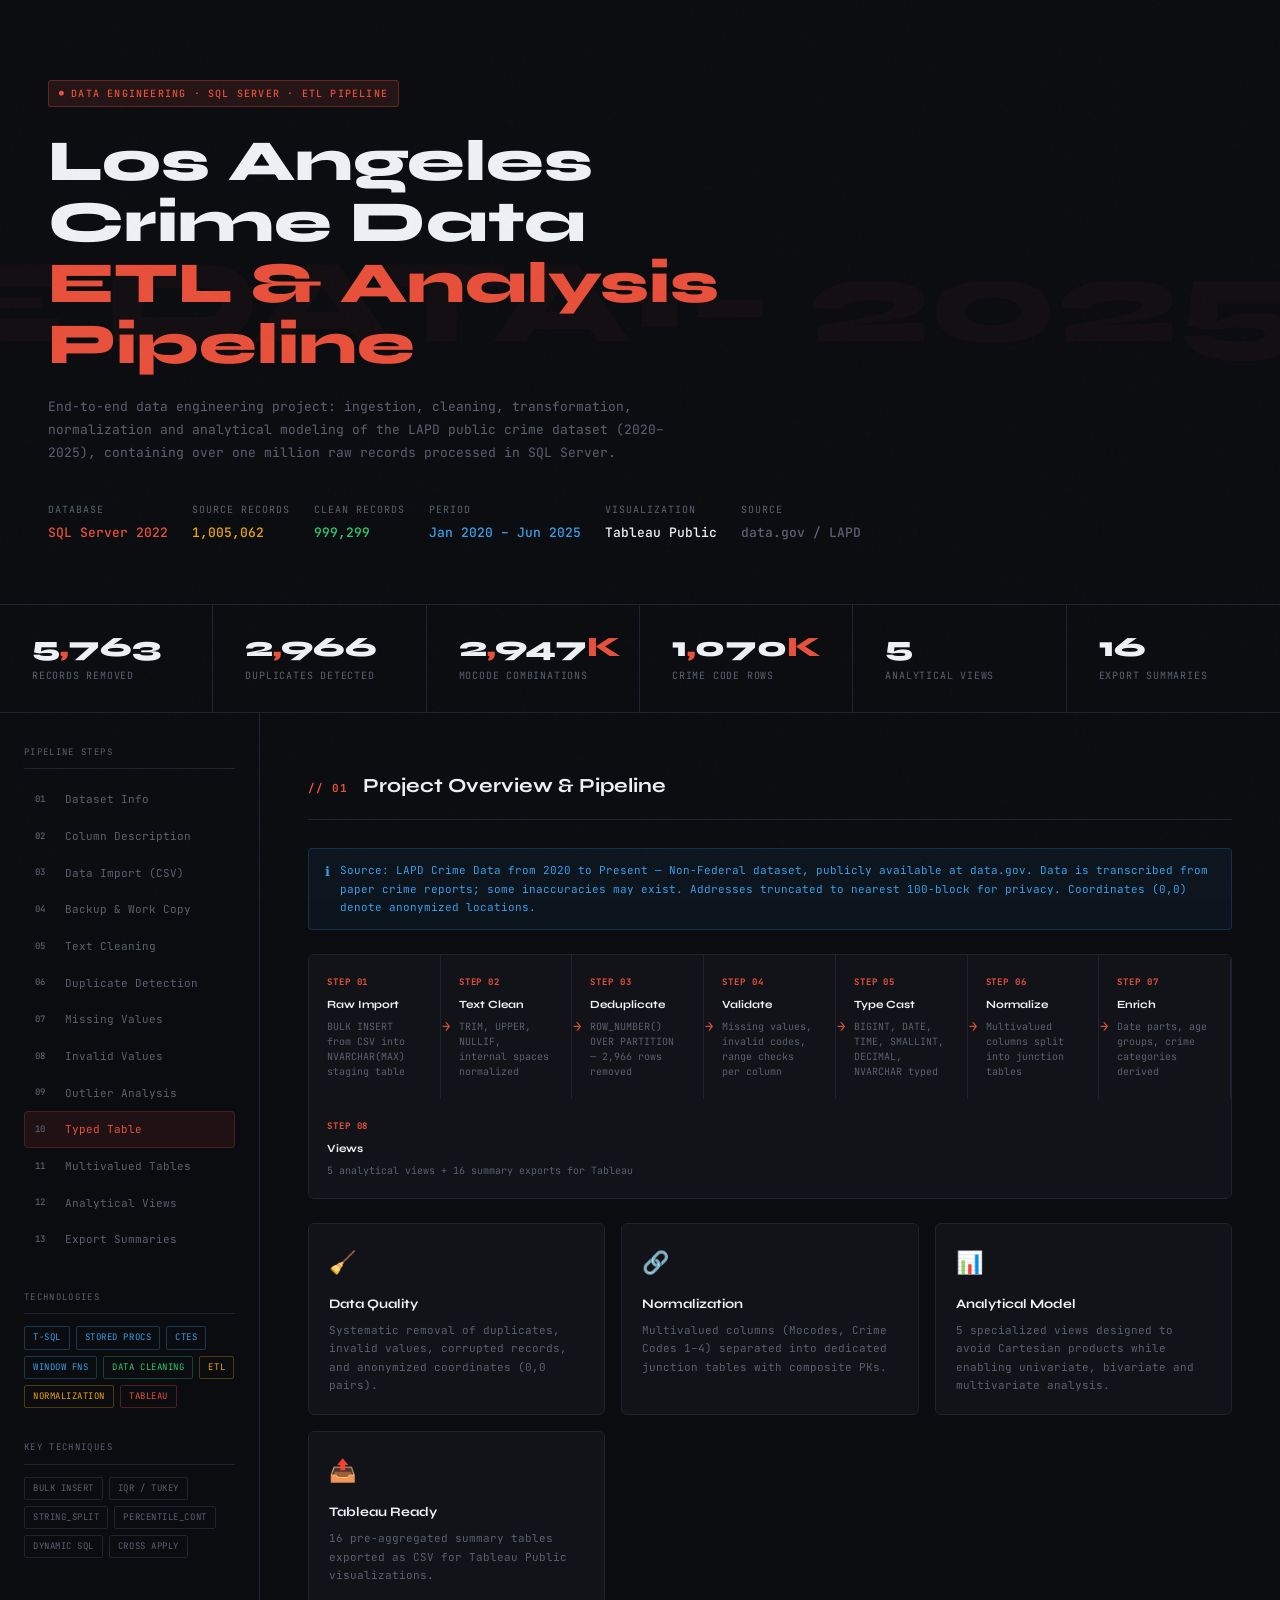
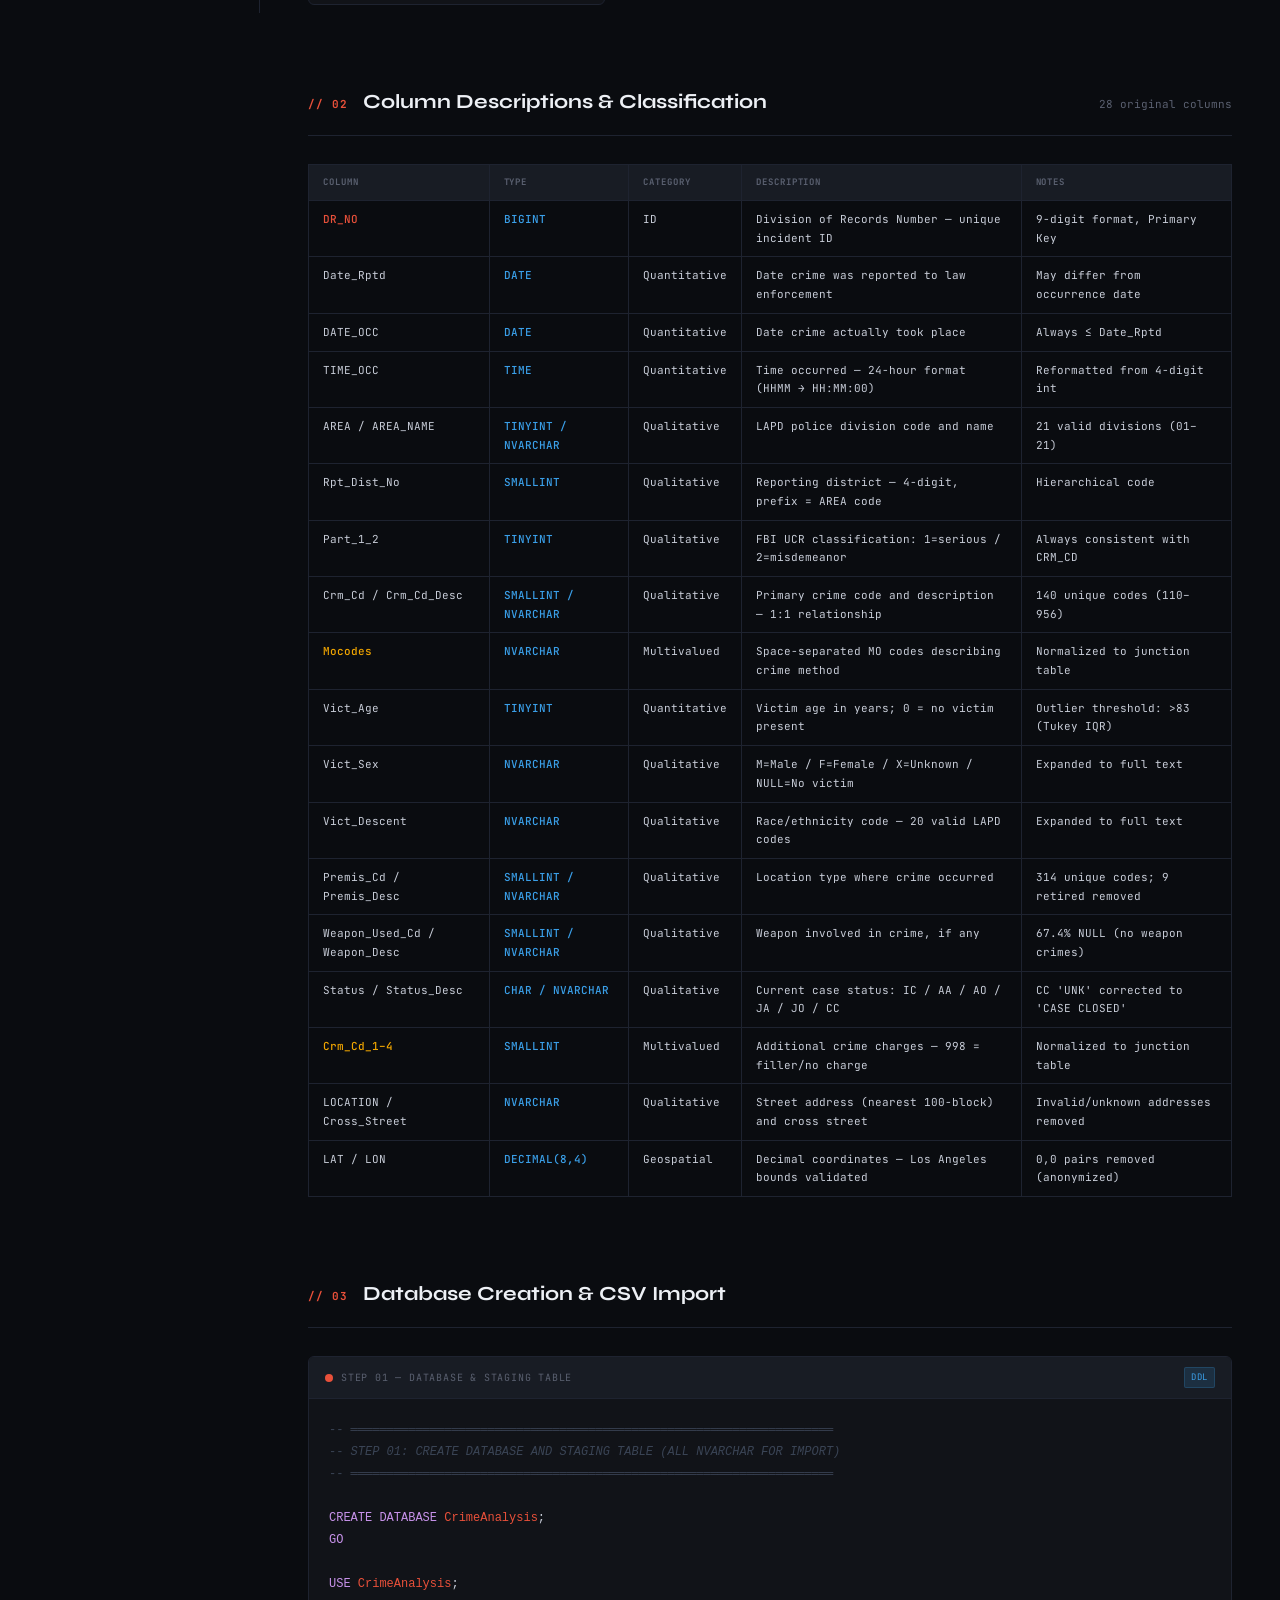
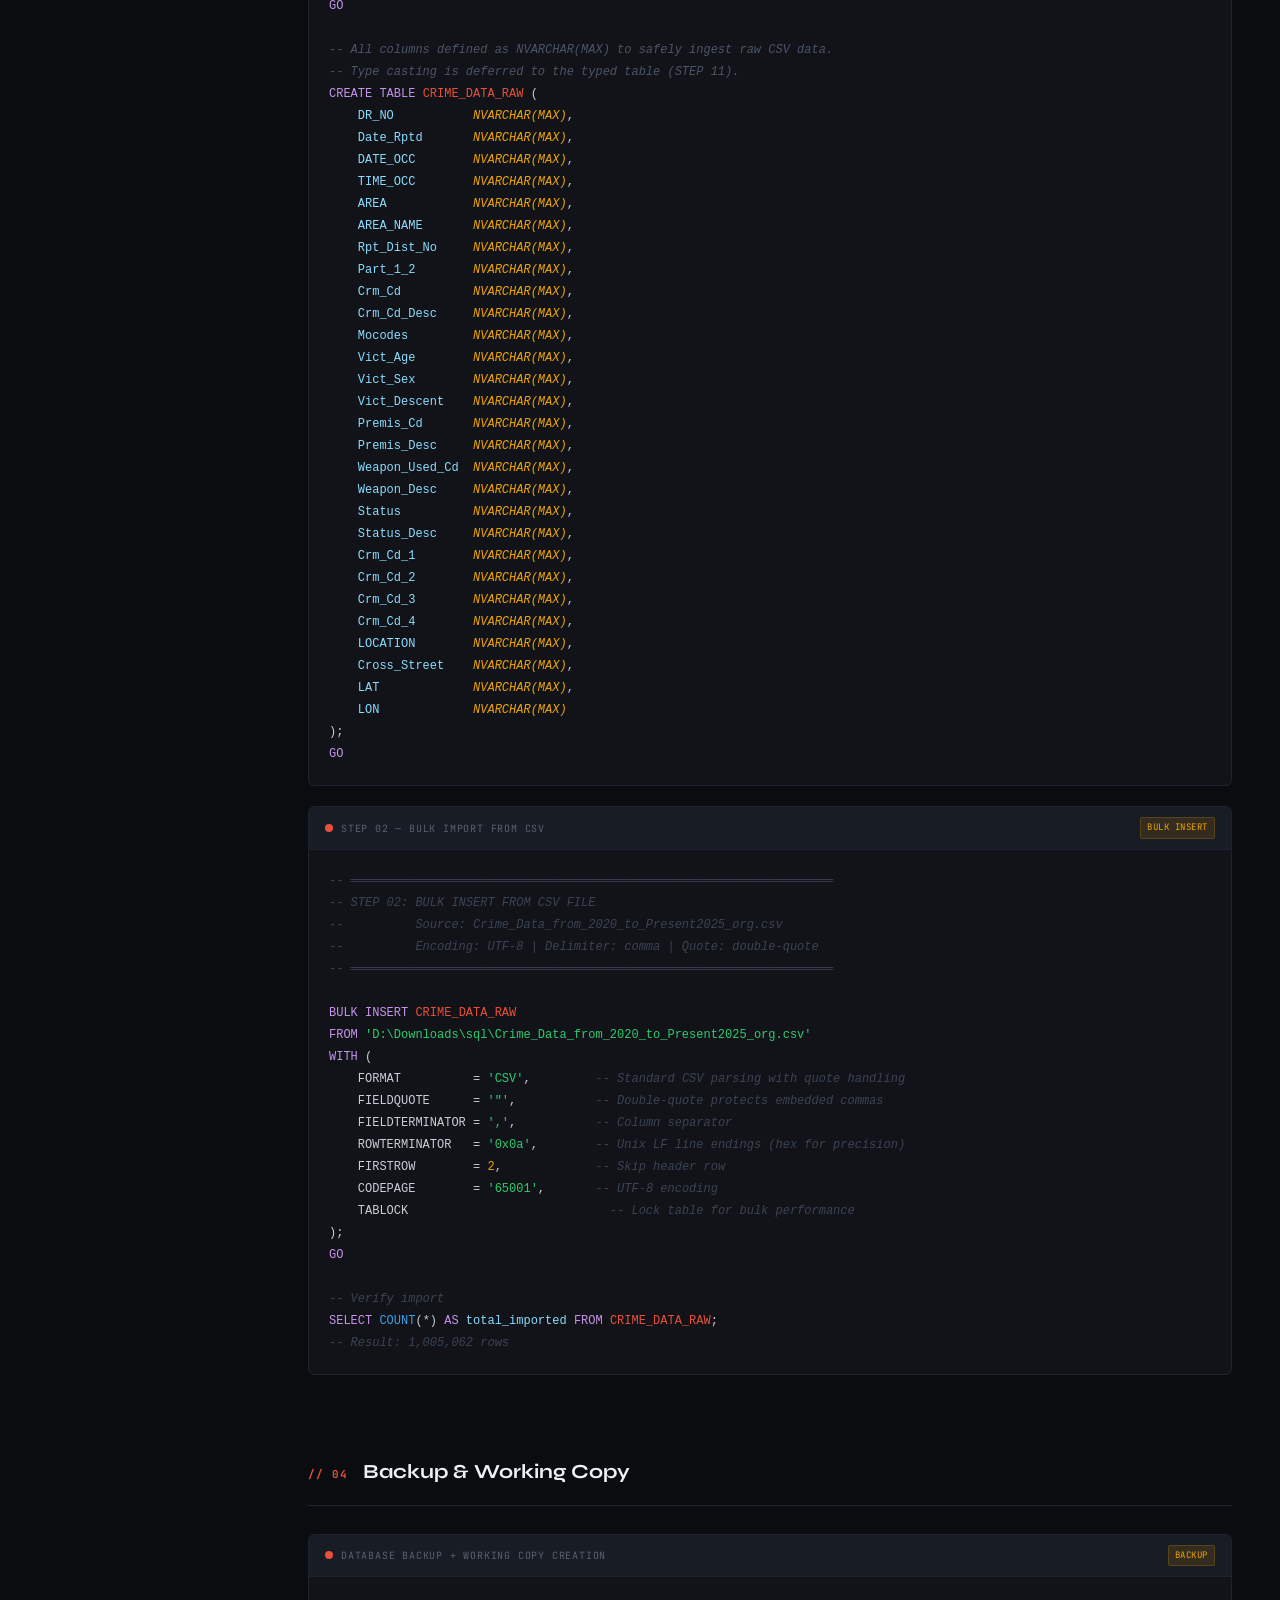
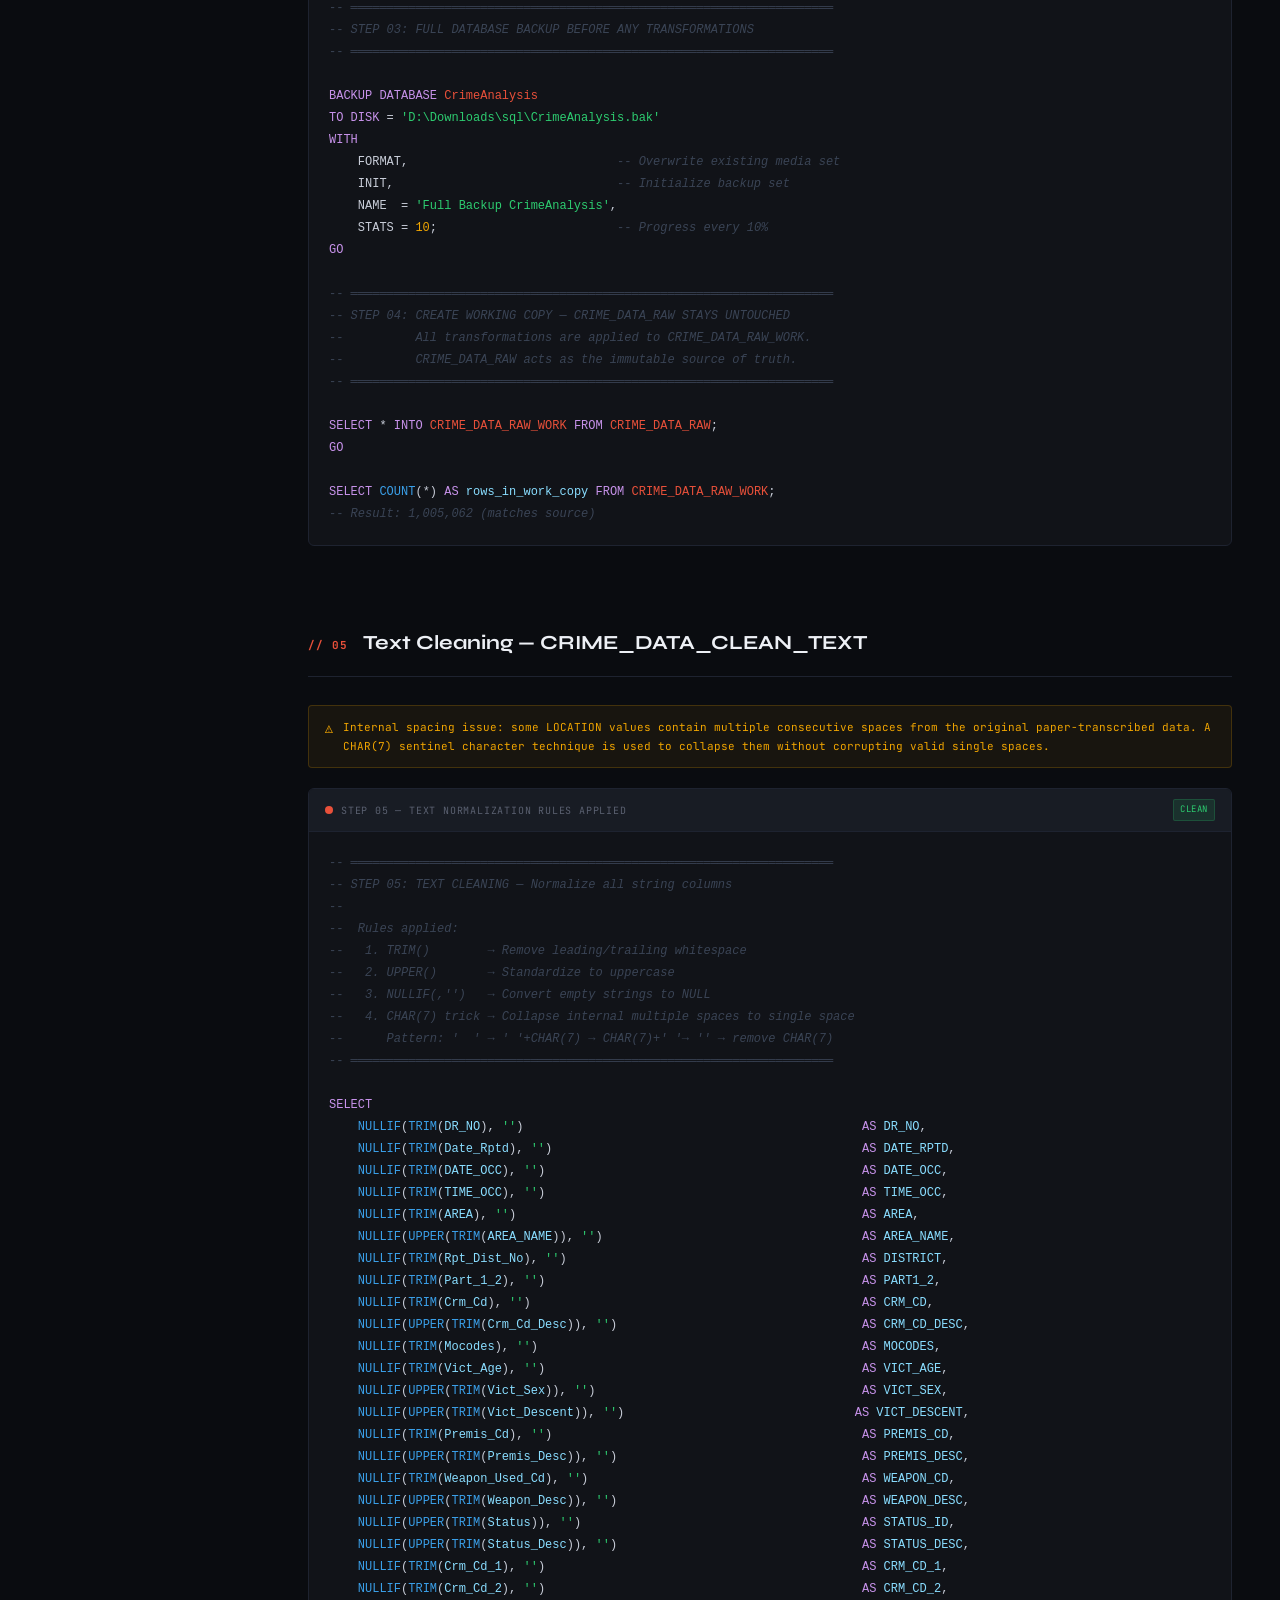
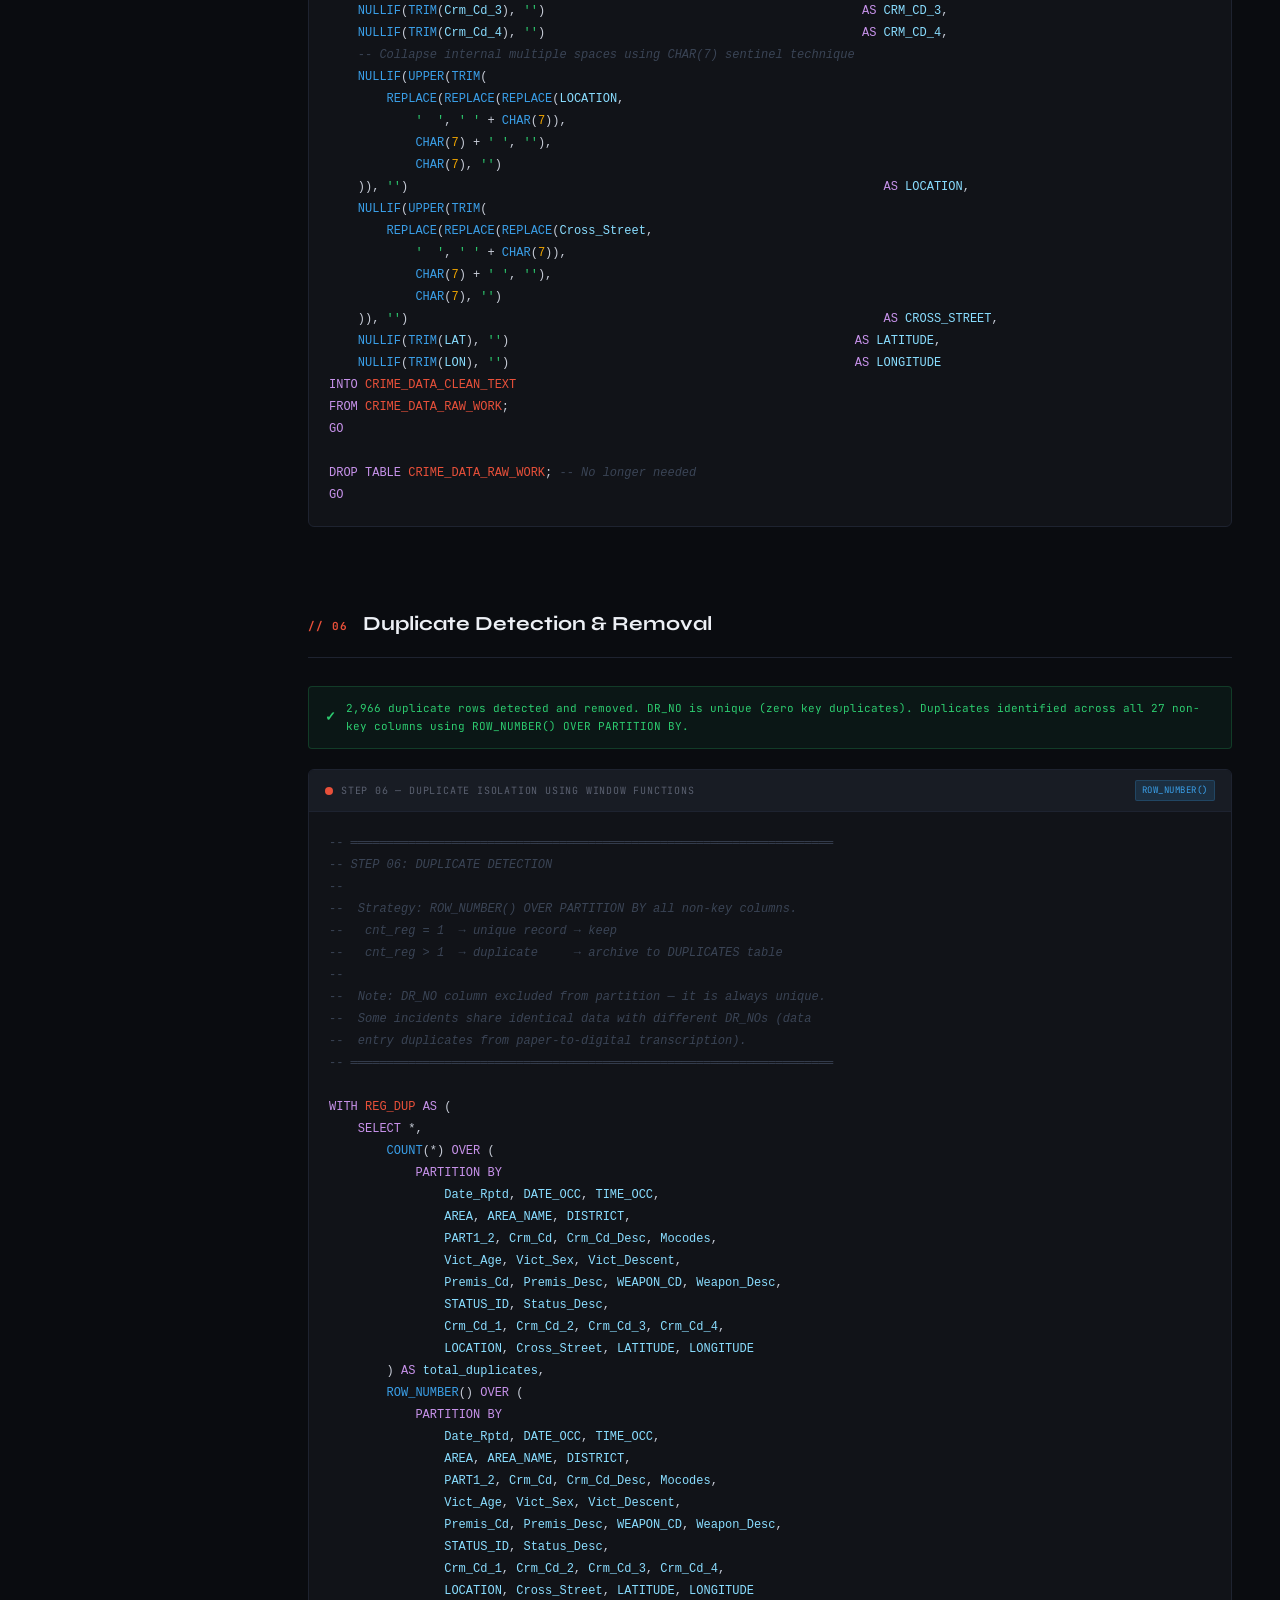
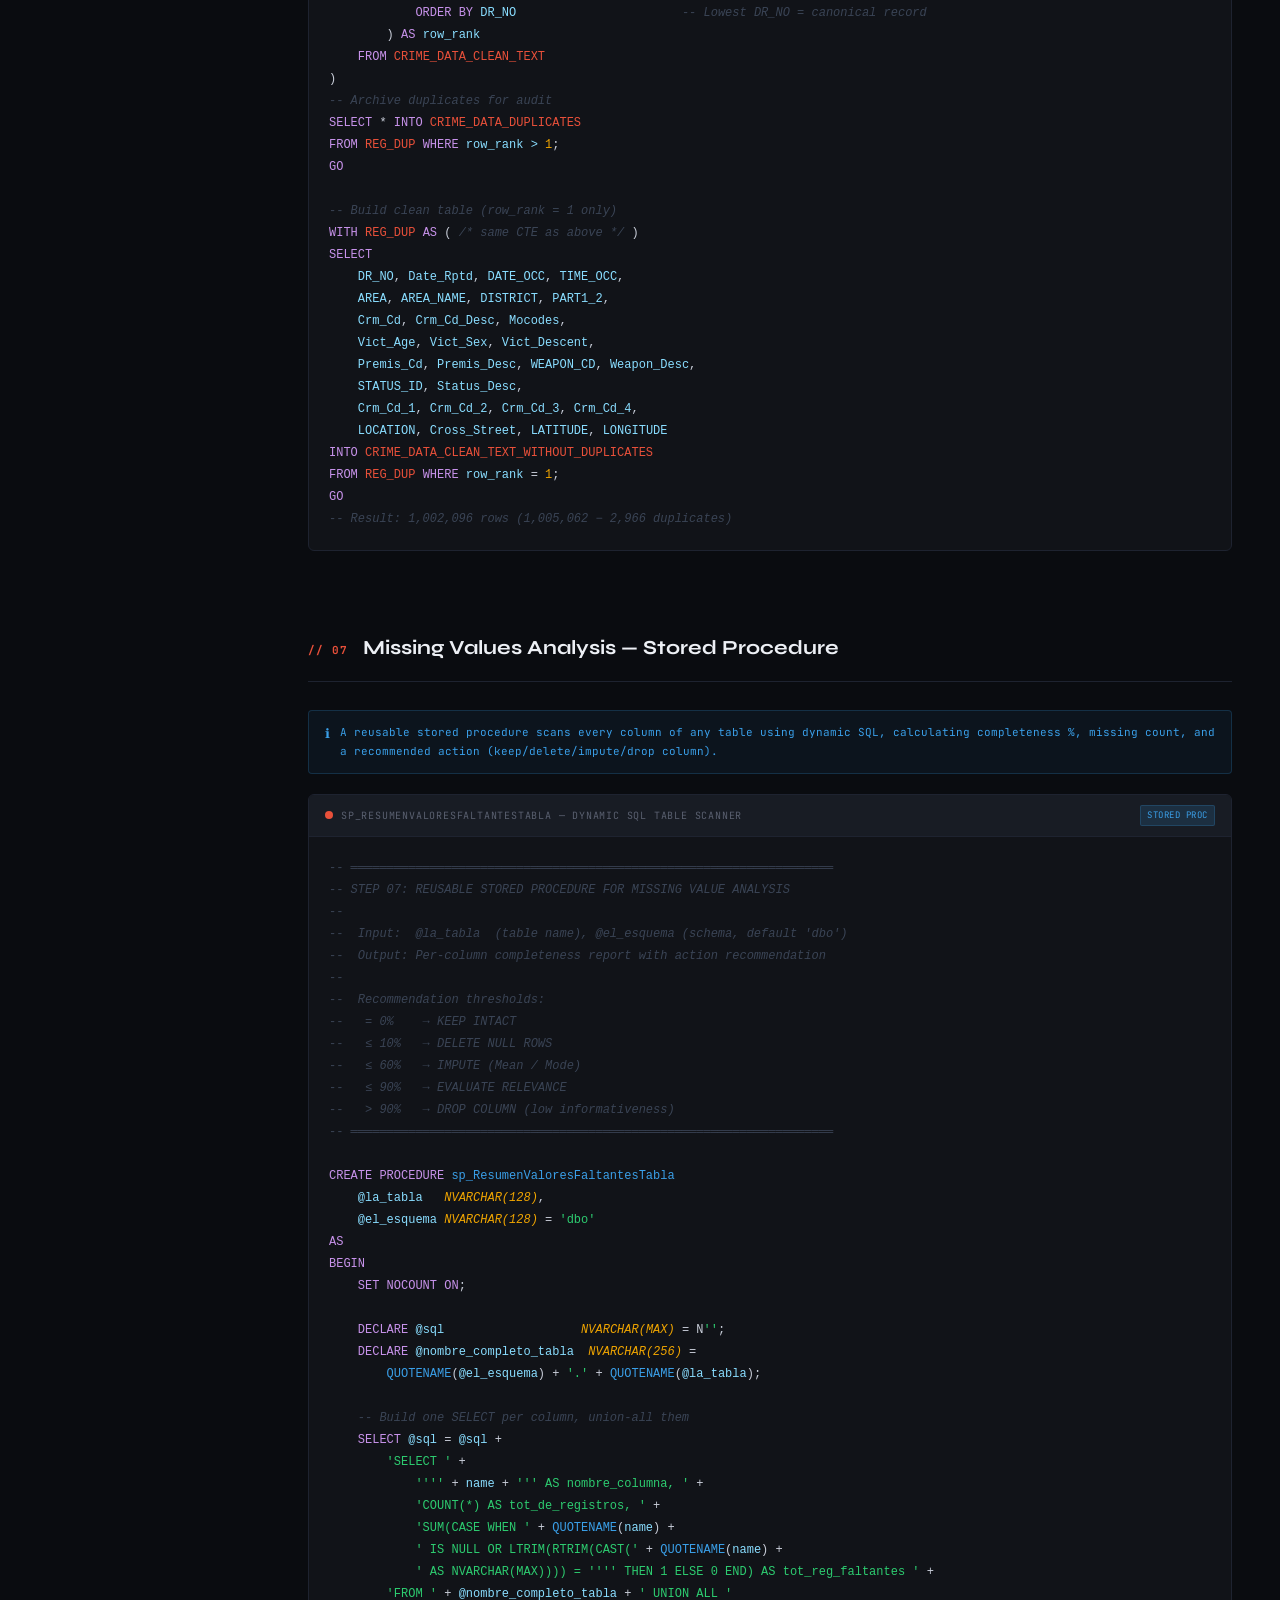
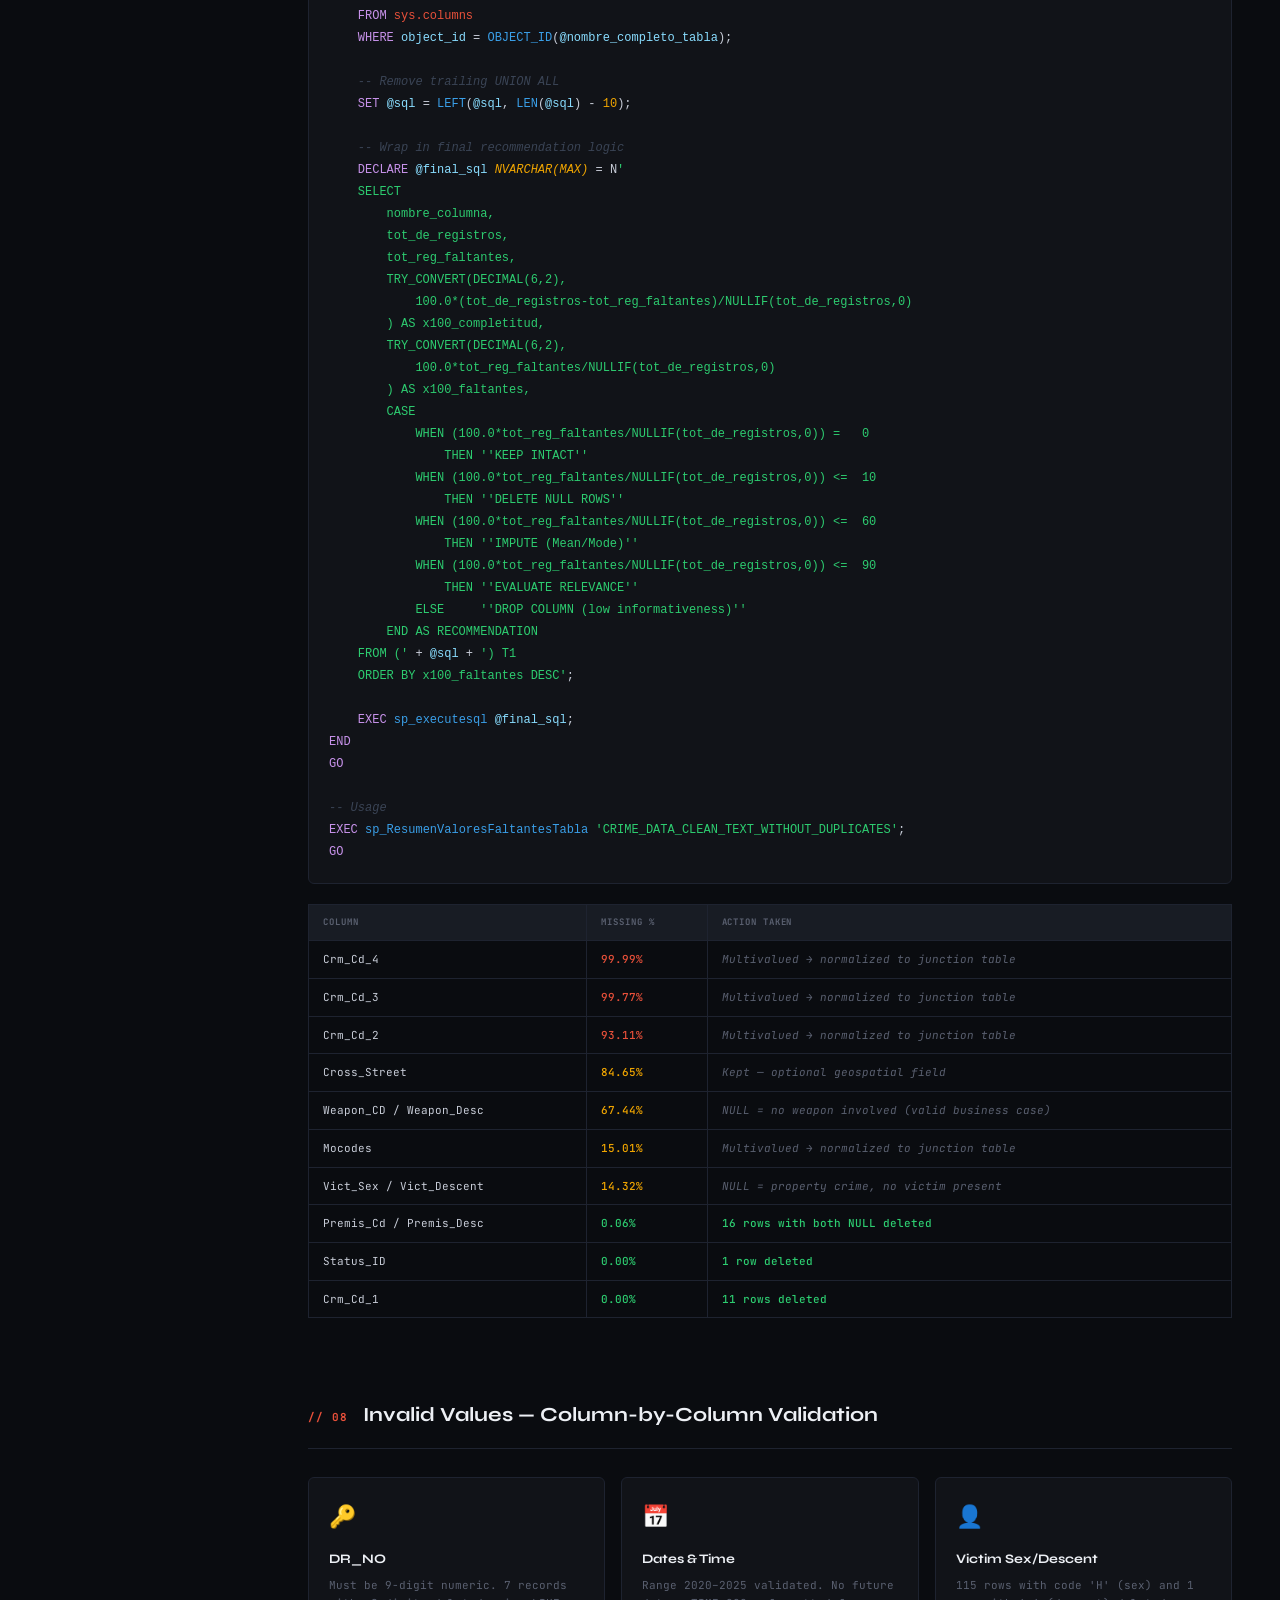
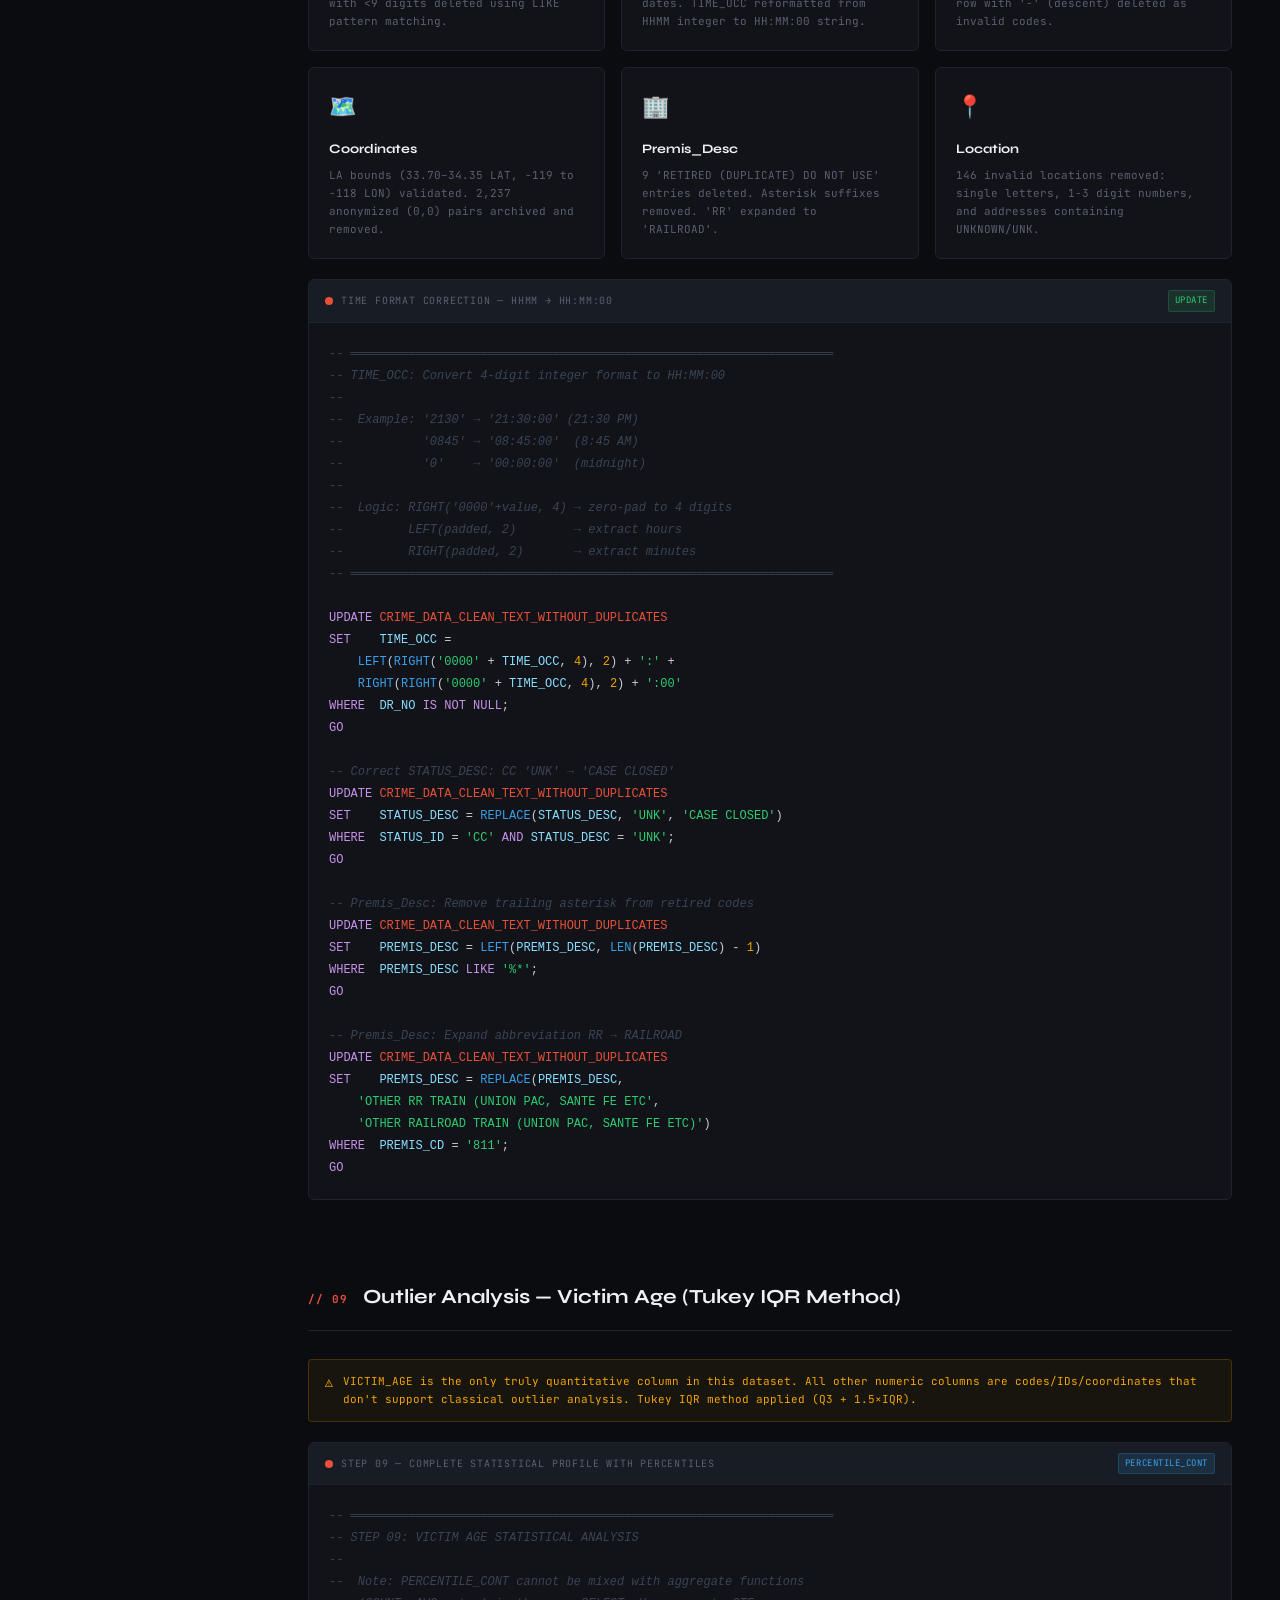
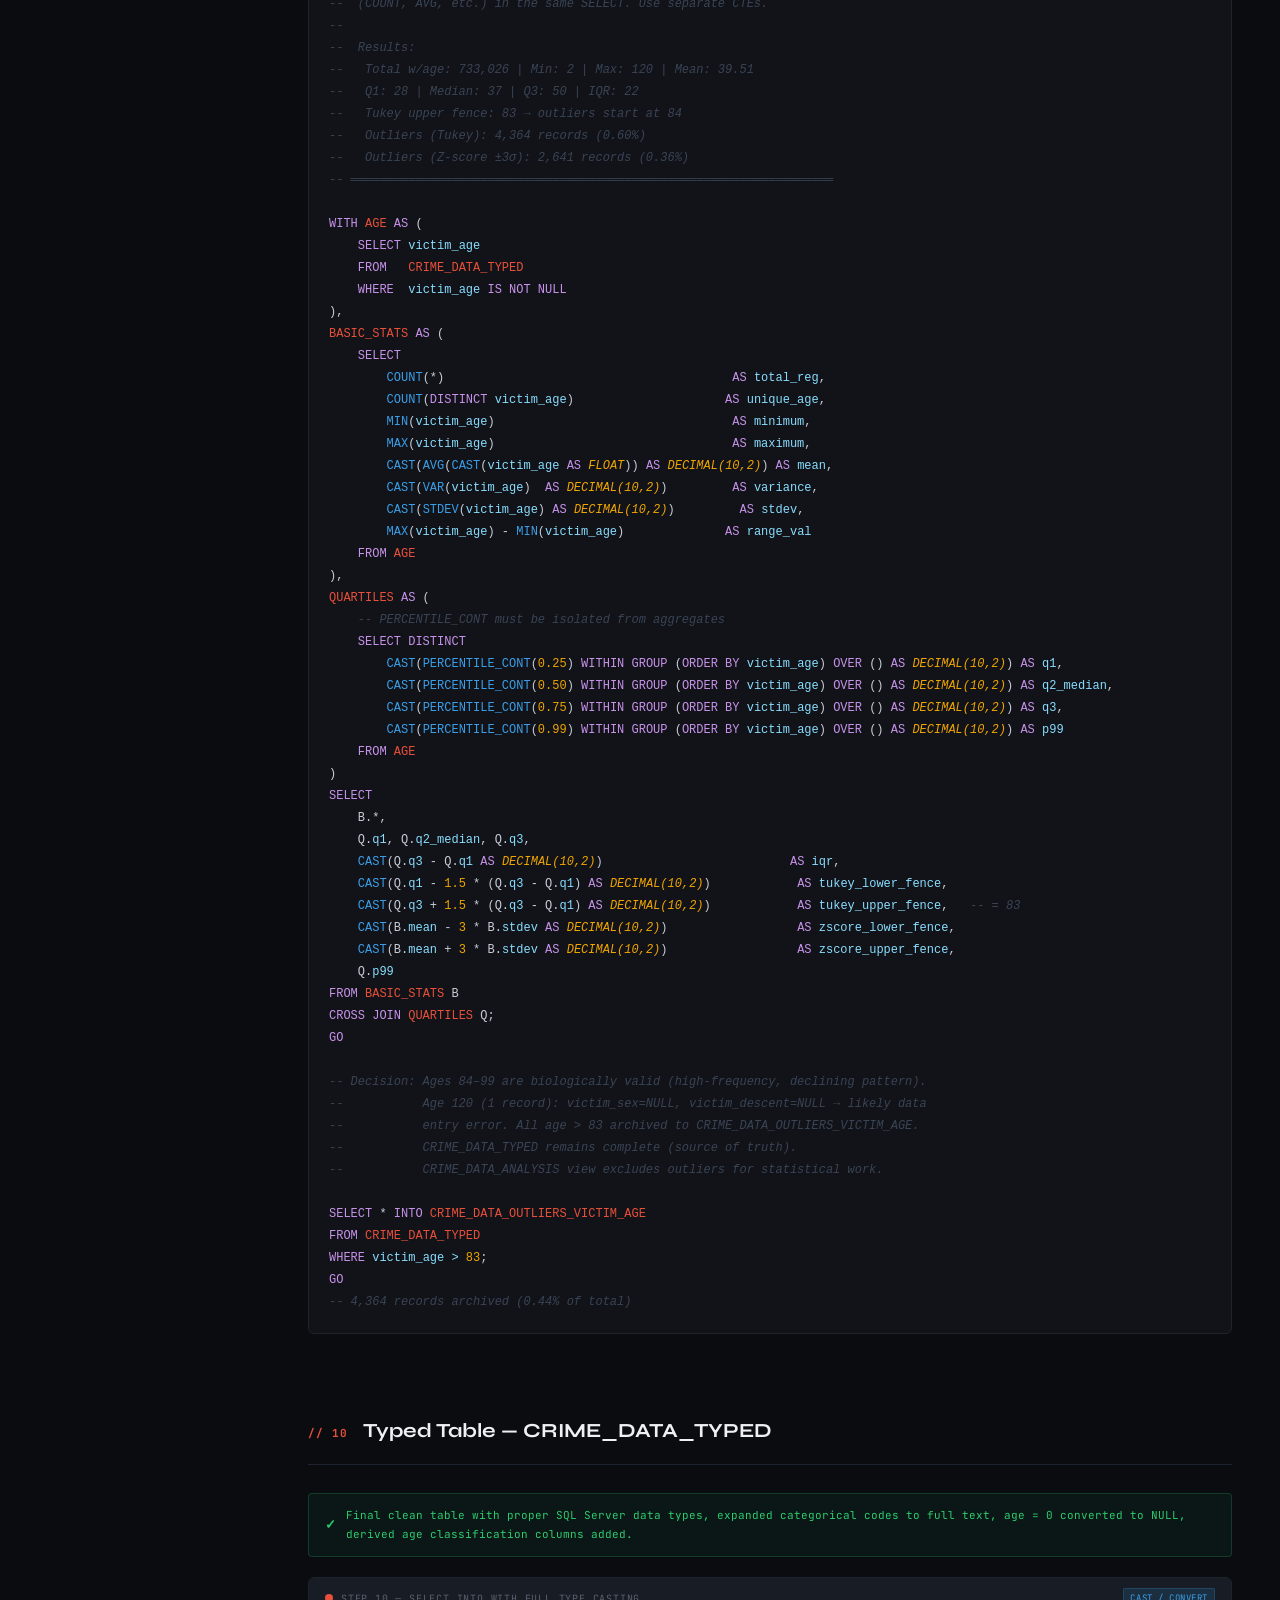
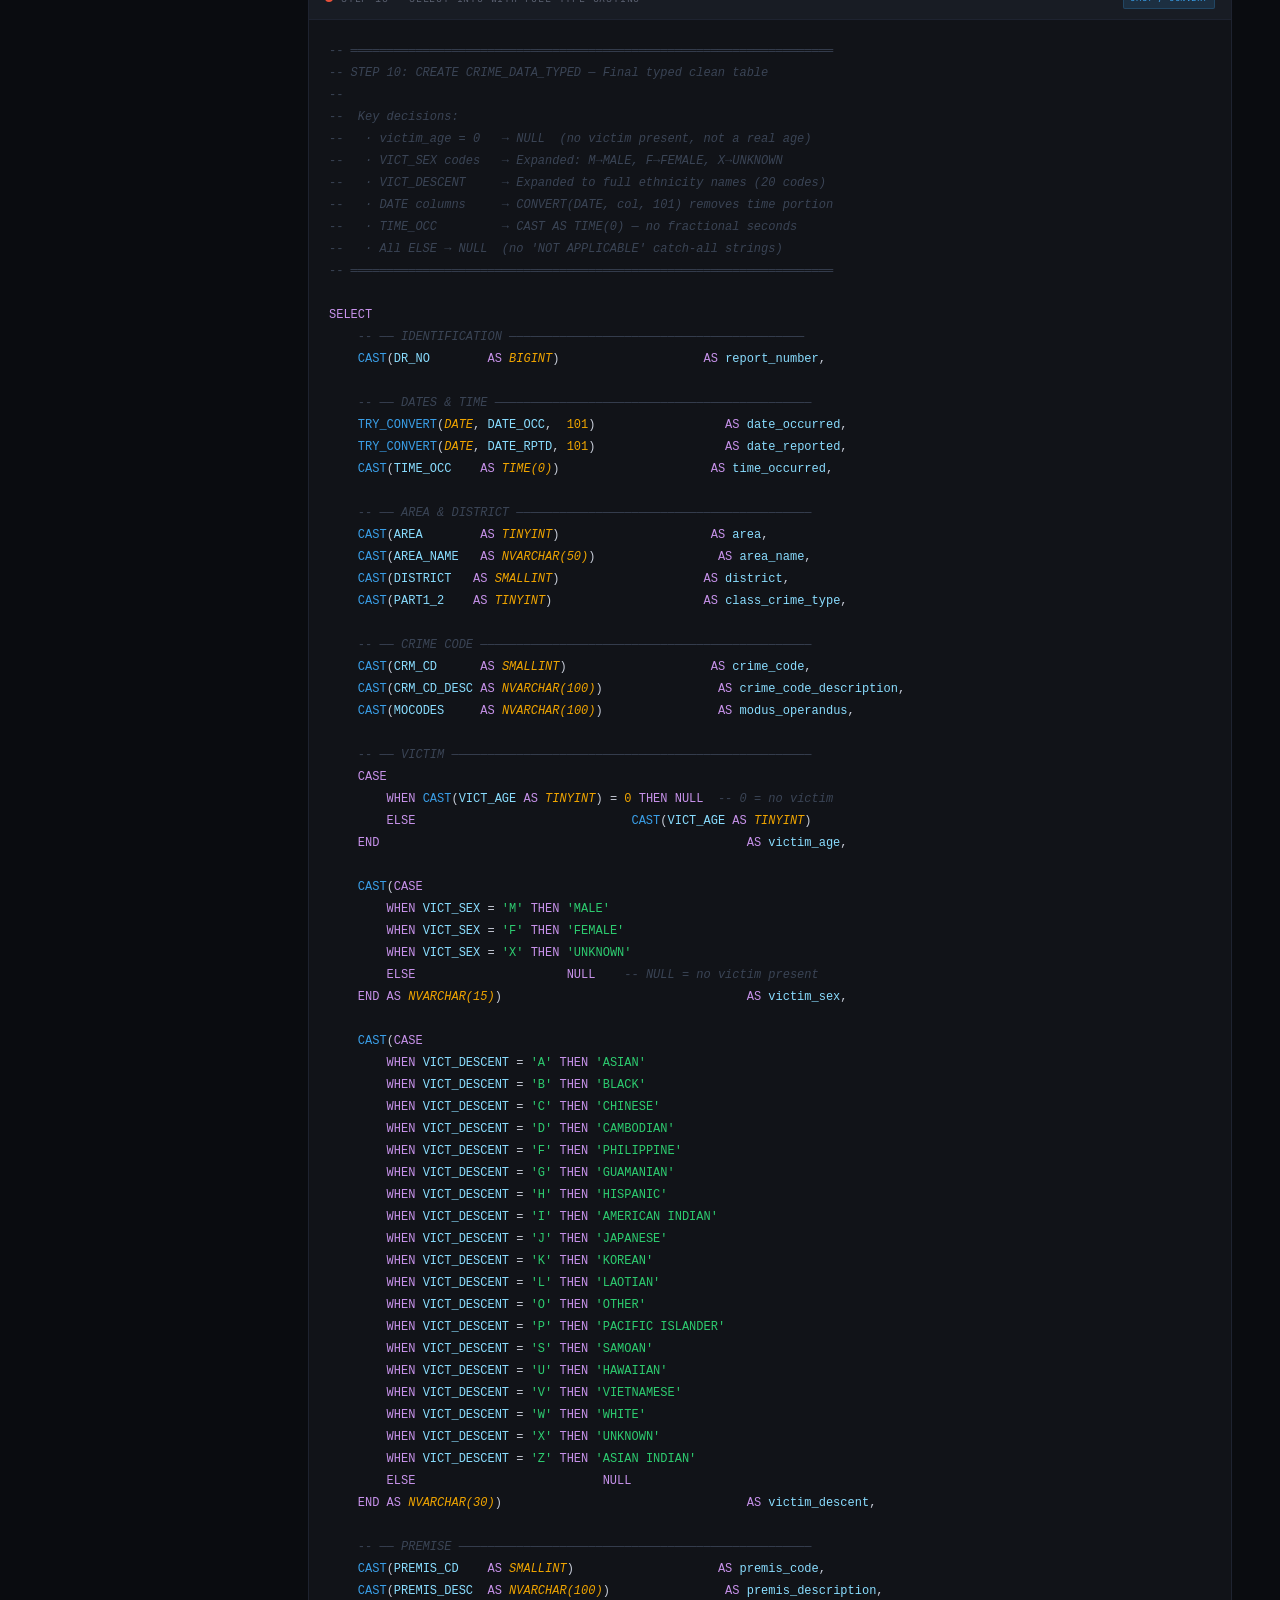
<file: crime-analysis-sql/crime_data_portfolio.html>
<!DOCTYPE html>
<html lang="en">
<head>
<meta charset="UTF-8"/>
<meta name="viewport" content="width=device-width, initial-scale=1.0"/>
<title>Crime Data Analysis | SQL Server Portfolio</title>
<link href="https://fonts.googleapis.com/css2?family=JetBrains+Mono:wght@300;400;500;700&family=Syne:wght@400;600;700;800&display=swap" rel="stylesheet"/>
<style>
  :root {
    --bg:        #0a0c10;
    --surface:   #111318;
    --surface2:  #181c24;
    --border:    #1e2330;
    --accent:    #e8503a;
    --accent2:   #f0a500;
    --accent3:   #3a9fe8;
    --green:     #2dcc70;
    --text:      #c8cdd8;
    --text-dim:  #5a6070;
    --text-bright:#edf0f5;
    --mono:      'JetBrains Mono', monospace;
    --sans:      'Syne', sans-serif;
  }

  *, *::before, *::after { box-sizing: border-box; margin: 0; padding: 0; }

  html { scroll-behavior: smooth; }

  body {
    background: var(--bg);
    color: var(--text);
    font-family: var(--mono);
    font-size: 13px;
    line-height: 1.7;
    overflow-x: hidden;
  }

  /* ── NOISE OVERLAY ──────────────────────────── */
  body::before {
    content:'';
    position: fixed;
    inset: 0;
    background-image: url("data:image/svg+xml,%3Csvg viewBox='0 0 256 256' xmlns='http://www.w3.org/2000/svg'%3E%3Cfilter id='noise'%3E%3CfeTurbulence type='fractalNoise' baseFrequency='0.9' numOctaves='4' stitchTiles='stitch'/%3E%3C/filter%3E%3Crect width='100%25' height='100%25' filter='url(%23noise)' opacity='0.04'/%3E%3C/svg%3E");
    pointer-events: none;
    z-index: 9999;
    opacity: .5;
  }

  /* ── SCROLLBAR ──────────────────────────────── */
  ::-webkit-scrollbar { width: 4px; }
  ::-webkit-scrollbar-track { background: var(--bg); }
  ::-webkit-scrollbar-thumb { background: var(--accent); border-radius: 2px; }

  /* ── HEADER ─────────────────────────────────── */
  header {
    position: relative;
    padding: 80px 48px 60px;
    border-bottom: 1px solid var(--border);
    overflow: hidden;
  }

  header::after {
    content: 'LAPD CRIME DATA\A2020 – 2025';
    white-space: pre;
    position: absolute;
    right: -20px;
    top: 50%;
    transform: translateY(-50%);
    font-family: var(--sans);
    font-size: 120px;
    font-weight: 800;
    line-height: .85;
    color: rgba(232,80,58,.04);
    pointer-events: none;
    user-select: none;
    text-align: right;
  }

  .badge {
    display: inline-flex;
    align-items: center;
    gap: 6px;
    background: rgba(232,80,58,.12);
    border: 1px solid rgba(232,80,58,.3);
    color: var(--accent);
    font-size: 10px;
    font-weight: 500;
    letter-spacing: .12em;
    text-transform: uppercase;
    padding: 4px 10px;
    border-radius: 3px;
    margin-bottom: 24px;
  }

  .badge::before { content: '●'; font-size: 8px; animation: pulse 2s infinite; }
  @keyframes pulse { 0%,100%{ opacity:1 } 50%{ opacity:.3 } }

  h1 {
    font-family: var(--sans);
    font-size: clamp(32px, 5vw, 58px);
    font-weight: 800;
    color: var(--text-bright);
    line-height: 1.05;
    max-width: 720px;
    margin-bottom: 20px;
  }

  h1 span { color: var(--accent); }

  .subtitle {
    max-width: 620px;
    color: var(--text-dim);
    font-size: 13px;
    line-height: 1.8;
    margin-bottom: 36px;
  }

  .meta-row {
    display: flex;
    flex-wrap: wrap;
    gap: 24px;
  }

  .meta-item {
    display: flex;
    flex-direction: column;
    gap: 4px;
  }

  .meta-label {
    font-size: 10px;
    letter-spacing: .1em;
    text-transform: uppercase;
    color: var(--text-dim);
  }

  .meta-value {
    font-size: 13px;
    color: var(--text-bright);
    font-weight: 500;
  }

  .meta-value.accent  { color: var(--accent); }
  .meta-value.accent2 { color: var(--accent2); }
  .meta-value.accent3 { color: var(--accent3); }

  /* ── STATS BAR ───────────────────────────────── */
  .stats-bar {
    display: grid;
    grid-template-columns: repeat(auto-fit, minmax(160px, 1fr));
    border-bottom: 1px solid var(--border);
  }

  .stat-cell {
    padding: 28px 32px;
    border-right: 1px solid var(--border);
    position: relative;
    overflow: hidden;
  }

  .stat-cell:last-child { border-right: none; }

  .stat-cell::before {
    content: '';
    position: absolute;
    bottom: 0; left: 0; right: 0;
    height: 2px;
    background: var(--accent);
    transform: scaleX(0);
    transform-origin: left;
    transition: transform .4s ease;
  }

  .stat-cell:hover::before { transform: scaleX(1); }

  .stat-num {
    font-family: var(--sans);
    font-size: 28px;
    font-weight: 800;
    color: var(--text-bright);
    line-height: 1;
    margin-bottom: 6px;
  }

  .stat-num span { color: var(--accent); }

  .stat-desc {
    font-size: 10px;
    color: var(--text-dim);
    letter-spacing: .08em;
    text-transform: uppercase;
  }

  /* ── LAYOUT ──────────────────────────────────── */
  .layout {
    display: grid;
    grid-template-columns: 260px 1fr;
    min-height: calc(100vh - 300px);
  }

  /* ── SIDEBAR ─────────────────────────────────── */
  .sidebar {
    border-right: 1px solid var(--border);
    padding: 32px 0;
    position: sticky;
    top: 0;
    height: 100vh;
    overflow-y: auto;
  }

  .sidebar-section {
    padding: 0 24px;
    margin-bottom: 32px;
  }

  .sidebar-title {
    font-size: 9px;
    letter-spacing: .15em;
    text-transform: uppercase;
    color: var(--text-dim);
    margin-bottom: 12px;
    padding-bottom: 8px;
    border-bottom: 1px solid var(--border);
  }

  .nav-item {
    display: flex;
    align-items: center;
    gap: 10px;
    padding: 8px 10px;
    border-radius: 4px;
    cursor: pointer;
    color: var(--text-dim);
    font-size: 11px;
    transition: all .2s;
    text-decoration: none;
    border: 1px solid transparent;
  }

  .nav-item:hover {
    background: var(--surface2);
    color: var(--text-bright);
    border-color: var(--border);
  }

  .nav-item.active {
    background: rgba(232,80,58,.1);
    color: var(--accent);
    border-color: rgba(232,80,58,.2);
  }

  .nav-num {
    font-size: 9px;
    color: var(--text-dim);
    min-width: 20px;
    font-weight: 500;
  }

  .tag-list {
    display: flex;
    flex-wrap: wrap;
    gap: 6px;
  }

  .tag {
    font-size: 9px;
    letter-spacing: .06em;
    text-transform: uppercase;
    padding: 3px 8px;
    border-radius: 2px;
    border: 1px solid var(--border);
    color: var(--text-dim);
  }

  .tag.sql     { border-color: rgba(58,159,232,.3);  color: var(--accent3); }
  .tag.clean   { border-color: rgba(45,204,112,.3);  color: var(--green); }
  .tag.etl     { border-color: rgba(240,165,0,.3);   color: var(--accent2); }
  .tag.tableau { border-color: rgba(232,80,58,.3);   color: var(--accent); }

  /* ── MAIN CONTENT ────────────────────────────── */
  .main {
    padding: 40px 48px;
    max-width: 100%;
    overflow: hidden;
  }

  /* ── SECTION ─────────────────────────────────── */
  .section {
    margin-bottom: 64px;
    padding-top: 16px;
  }

  .section-header {
    display: flex;
    align-items: baseline;
    gap: 16px;
    margin-bottom: 28px;
    padding-bottom: 16px;
    border-bottom: 1px solid var(--border);
  }

  .section-num {
    font-size: 11px;
    color: var(--accent);
    font-weight: 700;
    letter-spacing: .08em;
  }

  .section-title {
    font-family: var(--sans);
    font-size: 20px;
    font-weight: 700;
    color: var(--text-bright);
  }

  .section-sub {
    font-size: 11px;
    color: var(--text-dim);
    margin-left: auto;
  }

  /* ── CODE BLOCK ──────────────────────────────── */
  .code-wrap {
    position: relative;
    margin: 20px 0;
    border: 1px solid var(--border);
    border-radius: 6px;
    overflow: hidden;
    background: var(--surface);
  }

  .code-header {
    display: flex;
    align-items: center;
    justify-content: space-between;
    padding: 10px 16px;
    background: var(--surface2);
    border-bottom: 1px solid var(--border);
  }

  .code-title {
    font-size: 10px;
    color: var(--text-dim);
    letter-spacing: .08em;
    text-transform: uppercase;
    display: flex;
    align-items: center;
    gap: 8px;
  }

  .code-title::before {
    content: '';
    width: 8px; height: 8px;
    border-radius: 50%;
    background: var(--accent);
    display: inline-block;
  }

  .code-badge {
    font-size: 9px;
    padding: 2px 6px;
    border-radius: 2px;
    background: rgba(58,159,232,.15);
    color: var(--accent3);
    border: 1px solid rgba(58,159,232,.2);
    letter-spacing: .06em;
    text-transform: uppercase;
  }

  .code-badge.green {
    background: rgba(45,204,112,.12);
    color: var(--green);
    border-color: rgba(45,204,112,.2);
  }

  .code-badge.orange {
    background: rgba(240,165,0,.12);
    color: var(--accent2);
    border-color: rgba(240,165,0,.2);
  }

  pre {
    margin: 0;
    padding: 20px;
    overflow-x: auto;
    font-family: var(--mono);
    font-size: 12px;
    line-height: 1.75;
    tab-size: 4;
    counter-reset: line;
  }

  pre code { color: var(--text); }

  /* ── SYNTAX COLORS ───────────────────────────── */
  .kw  { color: #c792ea; font-weight: 500; }   /* keywords */
  .fn  { color: var(--accent3); }               /* functions */
  .str { color: var(--green); }                 /* strings */
  .num { color: var(--accent2); }               /* numbers */
  .cmt { color: #3a4455; font-style: italic; }  /* comments */
  .cmt-section { color: #4a5568; font-style: italic; font-weight: 500; } /* section comments */
  .tbl { color: var(--accent); font-weight: 500; } /* table names */
  .col { color: #89ddff; }                      /* column names */
  .op  { color: #89ddff; }                      /* operators */
  .typ { color: var(--accent2); font-style: italic; } /* data types */

  /* ── INFO CARD ───────────────────────────────── */
  .card-grid {
    display: grid;
    grid-template-columns: repeat(auto-fit, minmax(220px, 1fr));
    gap: 16px;
    margin: 20px 0;
  }

  .card {
    background: var(--surface);
    border: 1px solid var(--border);
    border-radius: 6px;
    padding: 20px;
    transition: border-color .2s;
    position: relative;
    overflow: hidden;
  }

  .card::before {
    content: '';
    position: absolute;
    top: 0; left: 0; right: 0;
    height: 2px;
    background: var(--accent);
    opacity: 0;
    transition: opacity .2s;
  }

  .card:hover { border-color: rgba(232,80,58,.3); }
  .card:hover::before { opacity: 1; }

  .card-icon {
    font-size: 22px;
    margin-bottom: 12px;
    display: block;
  }

  .card-title {
    font-family: var(--sans);
    font-size: 13px;
    font-weight: 700;
    color: var(--text-bright);
    margin-bottom: 6px;
  }

  .card-text {
    font-size: 11px;
    color: var(--text-dim);
    line-height: 1.65;
  }

  /* ── PIPELINE ────────────────────────────────── */
  .pipeline {
    display: flex;
    flex-wrap: wrap;
    gap: 0;
    margin: 24px 0;
    border: 1px solid var(--border);
    border-radius: 6px;
    overflow: hidden;
  }

  .pipe-step {
    flex: 1;
    min-width: 120px;
    padding: 20px 18px;
    background: var(--surface);
    border-right: 1px solid var(--border);
    position: relative;
    transition: background .2s;
  }

  .pipe-step:last-child { border-right: none; }
  .pipe-step:hover { background: var(--surface2); }

  .pipe-step::after {
    content: '→';
    position: absolute;
    right: -10px;
    top: 50%;
    transform: translateY(-50%);
    color: var(--accent);
    font-size: 14px;
    z-index: 2;
  }

  .pipe-step:last-child::after { display: none; }

  .pipe-num {
    font-size: 9px;
    color: var(--accent);
    font-weight: 700;
    letter-spacing: .1em;
    margin-bottom: 6px;
  }

  .pipe-name {
    font-family: var(--sans);
    font-size: 11px;
    font-weight: 700;
    color: var(--text-bright);
    margin-bottom: 4px;
  }

  .pipe-desc {
    font-size: 10px;
    color: var(--text-dim);
    line-height: 1.5;
  }

  /* ── RESULT BOX ──────────────────────────────── */
  .result-box {
    background: rgba(45,204,112,.06);
    border: 1px solid rgba(45,204,112,.2);
    border-radius: 4px;
    padding: 12px 16px;
    font-size: 11px;
    color: var(--green);
    margin: 12px 0;
    display: flex;
    align-items: center;
    gap: 10px;
  }

  .result-box::before { content: '✓'; font-weight: 700; font-size: 13px; }

  .warn-box {
    background: rgba(240,165,0,.06);
    border: 1px solid rgba(240,165,0,.2);
    border-radius: 4px;
    padding: 12px 16px;
    font-size: 11px;
    color: var(--accent2);
    margin: 12px 0;
    display: flex;
    align-items: flex-start;
    gap: 10px;
  }

  .warn-box::before { content: '⚠'; font-size: 13px; flex-shrink: 0; }

  .info-box {
    background: rgba(58,159,232,.06);
    border: 1px solid rgba(58,159,232,.2);
    border-radius: 4px;
    padding: 12px 16px;
    font-size: 11px;
    color: var(--accent3);
    margin: 12px 0;
    display: flex;
    align-items: flex-start;
    gap: 10px;
  }

  .info-box::before { content: 'ℹ'; font-size: 13px; flex-shrink: 0; }

  /* ── TABLE ───────────────────────────────────── */
  .data-table {
    width: 100%;
    border-collapse: collapse;
    margin: 16px 0;
    font-size: 11px;
  }

  .data-table th {
    background: var(--surface2);
    color: var(--text-dim);
    font-size: 9px;
    letter-spacing: .1em;
    text-transform: uppercase;
    text-align: left;
    padding: 10px 14px;
    border: 1px solid var(--border);
  }

  .data-table td {
    padding: 9px 14px;
    border: 1px solid var(--border);
    color: var(--text);
    font-size: 11px;
    vertical-align: top;
  }

  .data-table tr:hover td { background: var(--surface); }

  td.accent  { color: var(--accent); font-weight: 500; }
  td.accent2 { color: var(--accent2); font-weight: 500; }
  td.accent3 { color: var(--accent3); font-weight: 500; }
  td.green   { color: var(--green); font-weight: 500; }
  td.dim     { color: var(--text-dim); font-style: italic; }

  /* ── VIEWS DIAGRAM ───────────────────────────── */
  .views-diagram {
    background: var(--surface);
    border: 1px solid var(--border);
    border-radius: 6px;
    padding: 32px;
    margin: 20px 0;
    font-size: 12px;
  }

  .vd-center {
    display: flex;
    justify-content: center;
    margin-bottom: 32px;
  }

  .vd-box {
    background: var(--surface2);
    border: 2px solid var(--accent);
    border-radius: 6px;
    padding: 16px 28px;
    text-align: center;
  }

  .vd-box .label {
    font-family: var(--sans);
    font-size: 13px;
    font-weight: 700;
    color: var(--text-bright);
  }

  .vd-box .sub {
    font-size: 10px;
    color: var(--text-dim);
    margin-top: 2px;
  }

  .vd-row {
    display: grid;
    grid-template-columns: repeat(auto-fit, minmax(180px, 1fr));
    gap: 12px;
  }

  .vd-view {
    background: var(--bg);
    border: 1px solid var(--border);
    border-radius: 4px;
    padding: 14px 16px;
    position: relative;
  }

  .vd-view::before {
    content: attr(data-type);
    position: absolute;
    top: -1px; right: 10px;
    font-size: 8px;
    padding: 2px 6px;
    border-radius: 0 0 3px 3px;
    text-transform: uppercase;
    letter-spacing: .08em;
  }

  .vd-view[data-type="1:1"]::before  { background: rgba(45,204,112,.2);  color: var(--green);   border: 1px solid rgba(45,204,112,.3); }
  .vd-view[data-type="1:N"]::before  { background: rgba(58,159,232,.2);  color: var(--accent3); border: 1px solid rgba(58,159,232,.3); }
  .vd-view[data-type="N:M"]::before  { background: rgba(240,165,0,.2);   color: var(--accent2); border: 1px solid rgba(240,165,0,.3); }

  .vd-view .name {
    font-family: var(--mono);
    font-size: 11px;
    color: var(--accent);
    font-weight: 500;
    margin-bottom: 4px;
  }

  .vd-view .rows {
    font-size: 10px;
    color: var(--accent2);
    font-weight: 500;
    margin-bottom: 4px;
  }

  .vd-view .desc {
    font-size: 10px;
    color: var(--text-dim);
    line-height: 1.5;
  }

  /* ── FOOTER ──────────────────────────────────── */
  footer {
    border-top: 1px solid var(--border);
    padding: 40px 48px;
    display: flex;
    justify-content: space-between;
    align-items: center;
    flex-wrap: wrap;
    gap: 20px;
  }

  .footer-left {
    font-family: var(--sans);
    font-size: 16px;
    font-weight: 700;
    color: var(--text-bright);
  }

  .footer-left span { color: var(--accent); }

  .footer-right {
    font-size: 11px;
    color: var(--text-dim);
  }

  /* ── COPY BUTTON ─────────────────────────────── */
  .copy-btn {
    background: var(--surface2);
    border: 1px solid var(--border);
    color: var(--text-dim);
    font-family: var(--mono);
    font-size: 9px;
    letter-spacing: .08em;
    text-transform: uppercase;
    padding: 4px 10px;
    border-radius: 3px;
    cursor: pointer;
    transition: all .2s;
  }

  .copy-btn:hover { border-color: var(--accent); color: var(--accent); }

  /* ── RESPONSIVE ──────────────────────────────── */
  @media (max-width: 900px) {
    .layout { grid-template-columns: 1fr; }
    .sidebar { position: static; height: auto; border-right: none; border-bottom: 1px solid var(--border); }
    header { padding: 48px 24px 40px; }
    .main  { padding: 32px 24px; }
    footer { padding: 32px 24px; }
    header::after { font-size: 60px; }
  }

  /* ── FADE IN ─────────────────────────────────── */
  @keyframes fadeUp {
    from { opacity:0; transform: translateY(16px); }
    to   { opacity:1; transform: translateY(0); }
  }

  .section { animation: fadeUp .5s ease both; }
  .section:nth-child(2) { animation-delay: .08s; }
  .section:nth-child(3) { animation-delay: .16s; }
  .section:nth-child(4) { animation-delay: .24s; }
  .section:nth-child(5) { animation-delay: .32s; }

  /* Scrollbar for sidebar */
  .sidebar::-webkit-scrollbar { width: 2px; }
  .sidebar::-webkit-scrollbar-thumb { background: var(--border); }
</style>
</head>
<body>

<!-- ═══════════════════════════════ HEADER ═══════════════════════════════ -->
<header>
  <div class="badge">Data Engineering · SQL Server · ETL Pipeline</div>
  <h1>Los Angeles Crime Data<br/><span>ETL & Analysis Pipeline</span></h1>
  <p class="subtitle">
    End-to-end data engineering project: ingestion, cleaning, transformation,
    normalization and analytical modeling of the LAPD public crime dataset
    (2020–2025), containing over one million raw records processed in SQL Server.
  </p>
  <div class="meta-row">
    <div class="meta-item">
      <span class="meta-label">Database</span>
      <span class="meta-value accent">SQL Server 2022</span>
    </div>
    <div class="meta-item">
      <span class="meta-label">Source Records</span>
      <span class="meta-value accent2">1,005,062</span>
    </div>
    <div class="meta-item">
      <span class="meta-label">Clean Records</span>
      <span class="meta-value" style="color:var(--green)">999,299</span>
    </div>
    <div class="meta-item">
      <span class="meta-label">Period</span>
      <span class="meta-value accent3">Jan 2020 – Jun 2025</span>
    </div>
    <div class="meta-item">
      <span class="meta-label">Visualization</span>
      <span class="meta-value">Tableau Public</span>
    </div>
    <div class="meta-item">
      <span class="meta-label">Source</span>
      <span class="meta-value dim" style="color:var(--text-dim)">data.gov / LAPD</span>
    </div>
  </div>
</header>

<!-- ═══════════════════════════════ STATS BAR ════════════════════════════ -->
<div class="stats-bar">
  <div class="stat-cell">
    <div class="stat-num">5<span>,</span>763</div>
    <div class="stat-desc">Records Removed</div>
  </div>
  <div class="stat-cell">
    <div class="stat-num">2<span>,</span>966</div>
    <div class="stat-desc">Duplicates Detected</div>
  </div>
  <div class="stat-cell">
    <div class="stat-num">2<span>,</span>947<span>K</span></div>
    <div class="stat-desc">Mocode Combinations</div>
  </div>
  <div class="stat-cell">
    <div class="stat-num">1<span>,</span>070<span>K</span></div>
    <div class="stat-desc">Crime Code Rows</div>
  </div>
  <div class="stat-cell">
    <div class="stat-num">5</div>
    <div class="stat-desc">Analytical Views</div>
  </div>
  <div class="stat-cell">
    <div class="stat-num">16</div>
    <div class="stat-desc">Export Summaries</div>
  </div>
</div>

<!-- ═══════════════════════════════ LAYOUT ═══════════════════════════════ -->
<div class="layout">

<!-- ── SIDEBAR ── -->
<nav class="sidebar">
  <div class="sidebar-section">
    <div class="sidebar-title">Pipeline Steps</div>
    <a href="#s1"  class="nav-item active"><span class="nav-num">01</span>Dataset Info</a>
    <a href="#s2"  class="nav-item"><span class="nav-num">02</span>Column Description</a>
    <a href="#s3"  class="nav-item"><span class="nav-num">03</span>Data Import (CSV)</a>
    <a href="#s4"  class="nav-item"><span class="nav-num">04</span>Backup & Work Copy</a>
    <a href="#s5"  class="nav-item"><span class="nav-num">05</span>Text Cleaning</a>
    <a href="#s6"  class="nav-item"><span class="nav-num">06</span>Duplicate Detection</a>
    <a href="#s7"  class="nav-item"><span class="nav-num">07</span>Missing Values</a>
    <a href="#s8"  class="nav-item"><span class="nav-num">08</span>Invalid Values</a>
    <a href="#s9"  class="nav-item"><span class="nav-num">09</span>Outlier Analysis</a>
    <a href="#s10" class="nav-item"><span class="nav-num">10</span>Typed Table</a>
    <a href="#s11" class="nav-item"><span class="nav-num">11</span>Multivalued Tables</a>
    <a href="#s12" class="nav-item"><span class="nav-num">12</span>Analytical Views</a>
    <a href="#s13" class="nav-item"><span class="nav-num">13</span>Export Summaries</a>
  </div>
  <div class="sidebar-section">
    <div class="sidebar-title">Technologies</div>
    <div class="tag-list">
      <span class="tag sql">T-SQL</span>
      <span class="tag sql">Stored Procs</span>
      <span class="tag sql">CTEs</span>
      <span class="tag sql">Window Fns</span>
      <span class="tag clean">Data Cleaning</span>
      <span class="tag etl">ETL</span>
      <span class="tag etl">Normalization</span>
      <span class="tag tableau">Tableau</span>
    </div>
  </div>
  <div class="sidebar-section">
    <div class="sidebar-title">Key Techniques</div>
    <div class="tag-list">
      <span class="tag">BULK INSERT</span>
      <span class="tag">IQR / Tukey</span>
      <span class="tag">STRING_SPLIT</span>
      <span class="tag">PERCENTILE_CONT</span>
      <span class="tag">DYNAMIC SQL</span>
      <span class="tag">CROSS APPLY</span>
    </div>
  </div>
</nav>

<!-- ── MAIN ── -->
<main class="main">

<!-- ───────────────────────────────────────────────────────── SECTION 01 -->
<section class="section" id="s1">
  <div class="section-header">
    <span class="section-num">// 01</span>
    <h2 class="section-title">Project Overview & Pipeline</h2>
  </div>

  <div class="info-box">
    Source: LAPD Crime Data from 2020 to Present — Non-Federal dataset, publicly available at data.gov.
    Data is transcribed from paper crime reports; some inaccuracies may exist.
    Addresses truncated to nearest 100-block for privacy. Coordinates (0,0) denote anonymized locations.
  </div>

  <div class="pipeline">
    <div class="pipe-step">
      <div class="pipe-num">STEP 01</div>
      <div class="pipe-name">Raw Import</div>
      <div class="pipe-desc">BULK INSERT from CSV into NVARCHAR(MAX) staging table</div>
    </div>
    <div class="pipe-step">
      <div class="pipe-num">STEP 02</div>
      <div class="pipe-name">Text Clean</div>
      <div class="pipe-desc">TRIM, UPPER, NULLIF, internal spaces normalized</div>
    </div>
    <div class="pipe-step">
      <div class="pipe-num">STEP 03</div>
      <div class="pipe-name">Deduplicate</div>
      <div class="pipe-desc">ROW_NUMBER() OVER PARTITION — 2,966 rows removed</div>
    </div>
    <div class="pipe-step">
      <div class="pipe-num">STEP 04</div>
      <div class="pipe-name">Validate</div>
      <div class="pipe-desc">Missing values, invalid codes, range checks per column</div>
    </div>
    <div class="pipe-step">
      <div class="pipe-num">STEP 05</div>
      <div class="pipe-name">Type Cast</div>
      <div class="pipe-desc">BIGINT, DATE, TIME, SMALLINT, DECIMAL, NVARCHAR typed</div>
    </div>
    <div class="pipe-step">
      <div class="pipe-num">STEP 06</div>
      <div class="pipe-name">Normalize</div>
      <div class="pipe-desc">Multivalued columns split into junction tables</div>
    </div>
    <div class="pipe-step">
      <div class="pipe-num">STEP 07</div>
      <div class="pipe-name">Enrich</div>
      <div class="pipe-desc">Date parts, age groups, crime categories derived</div>
    </div>
    <div class="pipe-step">
      <div class="pipe-num">STEP 08</div>
      <div class="pipe-name">Views</div>
      <div class="pipe-desc">5 analytical views + 16 summary exports for Tableau</div>
    </div>
  </div>

  <div class="card-grid">
    <div class="card">
      <span class="card-icon">🧹</span>
      <div class="card-title">Data Quality</div>
      <div class="card-text">Systematic removal of duplicates, invalid values, corrupted records, and anonymized coordinates (0,0 pairs).</div>
    </div>
    <div class="card">
      <span class="card-icon">🔗</span>
      <div class="card-title">Normalization</div>
      <div class="card-text">Multivalued columns (Mocodes, Crime Codes 1–4) separated into dedicated junction tables with composite PKs.</div>
    </div>
    <div class="card">
      <span class="card-icon">📊</span>
      <div class="card-title">Analytical Model</div>
      <div class="card-text">5 specialized views designed to avoid Cartesian products while enabling univariate, bivariate and multivariate analysis.</div>
    </div>
    <div class="card">
      <span class="card-icon">📤</span>
      <div class="card-title">Tableau Ready</div>
      <div class="card-text">16 pre-aggregated summary tables exported as CSV for Tableau Public visualizations.</div>
    </div>
  </div>
</section>

<!-- ───────────────────────────────────────────────────────── SECTION 02 -->
<section class="section" id="s2">
  <div class="section-header">
    <span class="section-num">// 02</span>
    <h2 class="section-title">Column Descriptions & Classification</h2>
    <span class="section-sub">28 original columns</span>
  </div>

  <table class="data-table">
    <thead>
      <tr>
        <th>Column</th>
        <th>Type</th>
        <th>Category</th>
        <th>Description</th>
        <th>Notes</th>
      </tr>
    </thead>
    <tbody>
      <tr><td class="accent">DR_NO</td><td class="accent3">BIGINT</td><td>ID</td><td>Division of Records Number — unique incident ID</td><td>9-digit format, Primary Key</td></tr>
      <tr><td>Date_Rptd</td><td class="accent3">DATE</td><td>Quantitative</td><td>Date crime was reported to law enforcement</td><td>May differ from occurrence date</td></tr>
      <tr><td>DATE_OCC</td><td class="accent3">DATE</td><td>Quantitative</td><td>Date crime actually took place</td><td>Always ≤ Date_Rptd</td></tr>
      <tr><td>TIME_OCC</td><td class="accent3">TIME</td><td>Quantitative</td><td>Time occurred — 24-hour format (HHMM → HH:MM:00)</td><td>Reformatted from 4-digit int</td></tr>
      <tr><td>AREA / AREA_NAME</td><td class="accent3">TINYINT / NVARCHAR</td><td>Qualitative</td><td>LAPD police division code and name</td><td>21 valid divisions (01–21)</td></tr>
      <tr><td>Rpt_Dist_No</td><td class="accent3">SMALLINT</td><td>Qualitative</td><td>Reporting district — 4-digit, prefix = AREA code</td><td>Hierarchical code</td></tr>
      <tr><td>Part_1_2</td><td class="accent3">TINYINT</td><td>Qualitative</td><td>FBI UCR classification: 1=serious / 2=misdemeanor</td><td>Always consistent with CRM_CD</td></tr>
      <tr><td>Crm_Cd / Crm_Cd_Desc</td><td class="accent3">SMALLINT / NVARCHAR</td><td>Qualitative</td><td>Primary crime code and description — 1:1 relationship</td><td>140 unique codes (110–956)</td></tr>
      <tr><td class="accent2">Mocodes</td><td class="accent3">NVARCHAR</td><td>Multivalued</td><td>Space-separated MO codes describing crime method</td><td>Normalized to junction table</td></tr>
      <tr><td>Vict_Age</td><td class="accent3">TINYINT</td><td>Quantitative</td><td>Victim age in years; 0 = no victim present</td><td>Outlier threshold: >83 (Tukey IQR)</td></tr>
      <tr><td>Vict_Sex</td><td class="accent3">NVARCHAR</td><td>Qualitative</td><td>M=Male / F=Female / X=Unknown / NULL=No victim</td><td>Expanded to full text</td></tr>
      <tr><td>Vict_Descent</td><td class="accent3">NVARCHAR</td><td>Qualitative</td><td>Race/ethnicity code — 20 valid LAPD codes</td><td>Expanded to full text</td></tr>
      <tr><td>Premis_Cd / Premis_Desc</td><td class="accent3">SMALLINT / NVARCHAR</td><td>Qualitative</td><td>Location type where crime occurred</td><td>314 unique codes; 9 retired removed</td></tr>
      <tr><td>Weapon_Used_Cd / Weapon_Desc</td><td class="accent3">SMALLINT / NVARCHAR</td><td>Qualitative</td><td>Weapon involved in crime, if any</td><td>67.4% NULL (no weapon crimes)</td></tr>
      <tr><td>Status / Status_Desc</td><td class="accent3">CHAR / NVARCHAR</td><td>Qualitative</td><td>Current case status: IC / AA / AO / JA / JO / CC</td><td>CC 'UNK' corrected to 'CASE CLOSED'</td></tr>
      <tr><td class="accent2">Crm_Cd_1–4</td><td class="accent3">SMALLINT</td><td>Multivalued</td><td>Additional crime charges — 998 = filler/no charge</td><td>Normalized to junction table</td></tr>
      <tr><td>LOCATION / Cross_Street</td><td class="accent3">NVARCHAR</td><td>Qualitative</td><td>Street address (nearest 100-block) and cross street</td><td>Invalid/unknown addresses removed</td></tr>
      <tr><td>LAT / LON</td><td class="accent3">DECIMAL(8,4)</td><td>Geospatial</td><td>Decimal coordinates — Los Angeles bounds validated</td><td>0,0 pairs removed (anonymized)</td></tr>
    </tbody>
  </table>
</section>

<!-- ───────────────────────────────────────────────────────── SECTION 03 -->
<section class="section" id="s3">
  <div class="section-header">
    <span class="section-num">// 03</span>
    <h2 class="section-title">Database Creation & CSV Import</h2>
  </div>

  <div class="code-wrap">
    <div class="code-header">
      <span class="code-title">Step 01 — Database &amp; Staging Table</span>
      <span class="code-badge">DDL</span>
    </div>
<pre><code><span class="cmt">-- ═══════════════════════════════════════════════════════════════════
-- STEP 01: CREATE DATABASE AND STAGING TABLE (ALL NVARCHAR FOR IMPORT)
-- ═══════════════════════════════════════════════════════════════════</span>

<span class="kw">CREATE DATABASE</span> <span class="tbl">CrimeAnalysis</span>;
<span class="kw">GO</span>

<span class="kw">USE</span> <span class="tbl">CrimeAnalysis</span>;
<span class="kw">GO</span>

<span class="cmt-section">-- All columns defined as NVARCHAR(MAX) to safely ingest raw CSV data.
-- Type casting is deferred to the typed table (STEP 11).</span>
<span class="kw">CREATE TABLE</span> <span class="tbl">CRIME_DATA_RAW</span> (
    <span class="col">DR_NO</span>           <span class="typ">NVARCHAR(MAX)</span>,
    <span class="col">Date_Rptd</span>       <span class="typ">NVARCHAR(MAX)</span>,
    <span class="col">DATE_OCC</span>        <span class="typ">NVARCHAR(MAX)</span>,
    <span class="col">TIME_OCC</span>        <span class="typ">NVARCHAR(MAX)</span>,
    <span class="col">AREA</span>            <span class="typ">NVARCHAR(MAX)</span>,
    <span class="col">AREA_NAME</span>       <span class="typ">NVARCHAR(MAX)</span>,
    <span class="col">Rpt_Dist_No</span>     <span class="typ">NVARCHAR(MAX)</span>,
    <span class="col">Part_1_2</span>        <span class="typ">NVARCHAR(MAX)</span>,
    <span class="col">Crm_Cd</span>          <span class="typ">NVARCHAR(MAX)</span>,
    <span class="col">Crm_Cd_Desc</span>     <span class="typ">NVARCHAR(MAX)</span>,
    <span class="col">Mocodes</span>         <span class="typ">NVARCHAR(MAX)</span>,
    <span class="col">Vict_Age</span>        <span class="typ">NVARCHAR(MAX)</span>,
    <span class="col">Vict_Sex</span>        <span class="typ">NVARCHAR(MAX)</span>,
    <span class="col">Vict_Descent</span>    <span class="typ">NVARCHAR(MAX)</span>,
    <span class="col">Premis_Cd</span>       <span class="typ">NVARCHAR(MAX)</span>,
    <span class="col">Premis_Desc</span>     <span class="typ">NVARCHAR(MAX)</span>,
    <span class="col">Weapon_Used_Cd</span>  <span class="typ">NVARCHAR(MAX)</span>,
    <span class="col">Weapon_Desc</span>     <span class="typ">NVARCHAR(MAX)</span>,
    <span class="col">Status</span>          <span class="typ">NVARCHAR(MAX)</span>,
    <span class="col">Status_Desc</span>     <span class="typ">NVARCHAR(MAX)</span>,
    <span class="col">Crm_Cd_1</span>        <span class="typ">NVARCHAR(MAX)</span>,
    <span class="col">Crm_Cd_2</span>        <span class="typ">NVARCHAR(MAX)</span>,
    <span class="col">Crm_Cd_3</span>        <span class="typ">NVARCHAR(MAX)</span>,
    <span class="col">Crm_Cd_4</span>        <span class="typ">NVARCHAR(MAX)</span>,
    <span class="col">LOCATION</span>        <span class="typ">NVARCHAR(MAX)</span>,
    <span class="col">Cross_Street</span>    <span class="typ">NVARCHAR(MAX)</span>,
    <span class="col">LAT</span>             <span class="typ">NVARCHAR(MAX)</span>,
    <span class="col">LON</span>             <span class="typ">NVARCHAR(MAX)</span>
);
<span class="kw">GO</span></code></pre>
  </div>

  <div class="code-wrap">
    <div class="code-header">
      <span class="code-title">Step 02 — Bulk Import from CSV</span>
      <span class="code-badge orange">BULK INSERT</span>
    </div>
<pre><code><span class="cmt">-- ═══════════════════════════════════════════════════════════════════
-- STEP 02: BULK INSERT FROM CSV FILE
--          Source: Crime_Data_from_2020_to_Present2025_org.csv
--          Encoding: UTF-8 | Delimiter: comma | Quote: double-quote
-- ═══════════════════════════════════════════════════════════════════</span>

<span class="kw">BULK INSERT</span> <span class="tbl">CRIME_DATA_RAW</span>
<span class="kw">FROM</span> <span class="str">'D:\Downloads\sql\Crime_Data_from_2020_to_Present2025_org.csv'</span>
<span class="kw">WITH</span> (
    FORMAT          = <span class="str">'CSV'</span>,         <span class="cmt">-- Standard CSV parsing with quote handling</span>
    FIELDQUOTE      = <span class="str">'"'</span>,           <span class="cmt">-- Double-quote protects embedded commas</span>
    FIELDTERMINATOR = <span class="str">','</span>,           <span class="cmt">-- Column separator</span>
    ROWTERMINATOR   = <span class="str">'0x0a'</span>,        <span class="cmt">-- Unix LF line endings (hex for precision)</span>
    FIRSTROW        = <span class="num">2</span>,             <span class="cmt">-- Skip header row</span>
    CODEPAGE        = <span class="str">'65001'</span>,       <span class="cmt">-- UTF-8 encoding</span>
    TABLOCK                            <span class="cmt">-- Lock table for bulk performance</span>
);
<span class="kw">GO</span>

<span class="cmt">-- Verify import</span>
<span class="kw">SELECT</span> <span class="fn">COUNT</span>(*) <span class="kw">AS</span> <span class="col">total_imported</span> <span class="kw">FROM</span> <span class="tbl">CRIME_DATA_RAW</span>;
<span class="cmt">-- Result: 1,005,062 rows</span></code></pre>
  </div>
</section>

<!-- ───────────────────────────────────────────────────────── SECTION 04 -->
<section class="section" id="s4">
  <div class="section-header">
    <span class="section-num">// 04</span>
    <h2 class="section-title">Backup &amp; Working Copy</h2>
  </div>

  <div class="code-wrap">
    <div class="code-header">
      <span class="code-title">Database Backup + Working Copy Creation</span>
      <span class="code-badge orange">BACKUP</span>
    </div>
<pre><code><span class="cmt">-- ═══════════════════════════════════════════════════════════════════
-- STEP 03: FULL DATABASE BACKUP BEFORE ANY TRANSFORMATIONS
-- ═══════════════════════════════════════════════════════════════════</span>

<span class="kw">BACKUP DATABASE</span> <span class="tbl">CrimeAnalysis</span>
<span class="kw">TO DISK</span> = <span class="str">'D:\Downloads\sql\CrimeAnalysis.bak'</span>
<span class="kw">WITH</span>
    FORMAT,                             <span class="cmt">-- Overwrite existing media set</span>
    INIT,                               <span class="cmt">-- Initialize backup set</span>
    NAME  = <span class="str">'Full Backup CrimeAnalysis'</span>,
    STATS = <span class="num">10</span>;                         <span class="cmt">-- Progress every 10%</span>
<span class="kw">GO</span>

<span class="cmt">-- ═══════════════════════════════════════════════════════════════════
-- STEP 04: CREATE WORKING COPY — CRIME_DATA_RAW STAYS UNTOUCHED
--          All transformations are applied to CRIME_DATA_RAW_WORK.
--          CRIME_DATA_RAW acts as the immutable source of truth.
-- ═══════════════════════════════════════════════════════════════════</span>

<span class="kw">SELECT</span> * <span class="kw">INTO</span> <span class="tbl">CRIME_DATA_RAW_WORK</span> <span class="kw">FROM</span> <span class="tbl">CRIME_DATA_RAW</span>;
<span class="kw">GO</span>

<span class="kw">SELECT</span> <span class="fn">COUNT</span>(*) <span class="kw">AS</span> <span class="col">rows_in_work_copy</span> <span class="kw">FROM</span> <span class="tbl">CRIME_DATA_RAW_WORK</span>;
<span class="cmt">-- Result: 1,005,062 (matches source)</span></code></pre>
  </div>
</section>

<!-- ───────────────────────────────────────────────────────── SECTION 05 -->
<section class="section" id="s5">
  <div class="section-header">
    <span class="section-num">// 05</span>
    <h2 class="section-title">Text Cleaning — CRIME_DATA_CLEAN_TEXT</h2>
  </div>

  <div class="warn-box">
    Internal spacing issue: some LOCATION values contain multiple consecutive spaces from
    the original paper-transcribed data. A CHAR(7) sentinel character technique is used
    to collapse them without corrupting valid single spaces.
  </div>

  <div class="code-wrap">
    <div class="code-header">
      <span class="code-title">Step 05 — Text Normalization Rules Applied</span>
      <span class="code-badge green">CLEAN</span>
    </div>
<pre><code><span class="cmt">-- ═══════════════════════════════════════════════════════════════════
-- STEP 05: TEXT CLEANING — Normalize all string columns
--
--  Rules applied:
--   1. TRIM()        → Remove leading/trailing whitespace
--   2. UPPER()       → Standardize to uppercase
--   3. NULLIF(,'')   → Convert empty strings to NULL
--   4. CHAR(7) trick → Collapse internal multiple spaces to single space
--      Pattern: '  ' → ' '+CHAR(7) → CHAR(7)+' '→ '' → remove CHAR(7)
-- ═══════════════════════════════════════════════════════════════════</span>

<span class="kw">SELECT</span>
    <span class="fn">NULLIF</span>(<span class="fn">TRIM</span>(<span class="col">DR_NO</span>), <span class="str">''</span>)                                               <span class="kw">AS</span> <span class="col">DR_NO</span>,
    <span class="fn">NULLIF</span>(<span class="fn">TRIM</span>(<span class="col">Date_Rptd</span>), <span class="str">''</span>)                                           <span class="kw">AS</span> <span class="col">DATE_RPTD</span>,
    <span class="fn">NULLIF</span>(<span class="fn">TRIM</span>(<span class="col">DATE_OCC</span>), <span class="str">''</span>)                                            <span class="kw">AS</span> <span class="col">DATE_OCC</span>,
    <span class="fn">NULLIF</span>(<span class="fn">TRIM</span>(<span class="col">TIME_OCC</span>), <span class="str">''</span>)                                            <span class="kw">AS</span> <span class="col">TIME_OCC</span>,
    <span class="fn">NULLIF</span>(<span class="fn">TRIM</span>(<span class="col">AREA</span>), <span class="str">''</span>)                                                <span class="kw">AS</span> <span class="col">AREA</span>,
    <span class="fn">NULLIF</span>(<span class="fn">UPPER</span>(<span class="fn">TRIM</span>(<span class="col">AREA_NAME</span>)), <span class="str">''</span>)                                    <span class="kw">AS</span> <span class="col">AREA_NAME</span>,
    <span class="fn">NULLIF</span>(<span class="fn">TRIM</span>(<span class="col">Rpt_Dist_No</span>), <span class="str">''</span>)                                         <span class="kw">AS</span> <span class="col">DISTRICT</span>,
    <span class="fn">NULLIF</span>(<span class="fn">TRIM</span>(<span class="col">Part_1_2</span>), <span class="str">''</span>)                                            <span class="kw">AS</span> <span class="col">PART1_2</span>,
    <span class="fn">NULLIF</span>(<span class="fn">TRIM</span>(<span class="col">Crm_Cd</span>), <span class="str">''</span>)                                              <span class="kw">AS</span> <span class="col">CRM_CD</span>,
    <span class="fn">NULLIF</span>(<span class="fn">UPPER</span>(<span class="fn">TRIM</span>(<span class="col">Crm_Cd_Desc</span>)), <span class="str">''</span>)                                  <span class="kw">AS</span> <span class="col">CRM_CD_DESC</span>,
    <span class="fn">NULLIF</span>(<span class="fn">TRIM</span>(<span class="col">Mocodes</span>), <span class="str">''</span>)                                             <span class="kw">AS</span> <span class="col">MOCODES</span>,
    <span class="fn">NULLIF</span>(<span class="fn">TRIM</span>(<span class="col">Vict_Age</span>), <span class="str">''</span>)                                            <span class="kw">AS</span> <span class="col">VICT_AGE</span>,
    <span class="fn">NULLIF</span>(<span class="fn">UPPER</span>(<span class="fn">TRIM</span>(<span class="col">Vict_Sex</span>)), <span class="str">''</span>)                                     <span class="kw">AS</span> <span class="col">VICT_SEX</span>,
    <span class="fn">NULLIF</span>(<span class="fn">UPPER</span>(<span class="fn">TRIM</span>(<span class="col">Vict_Descent</span>)), <span class="str">''</span>)                                <span class="kw">AS</span> <span class="col">VICT_DESCENT</span>,
    <span class="fn">NULLIF</span>(<span class="fn">TRIM</span>(<span class="col">Premis_Cd</span>), <span class="str">''</span>)                                           <span class="kw">AS</span> <span class="col">PREMIS_CD</span>,
    <span class="fn">NULLIF</span>(<span class="fn">UPPER</span>(<span class="fn">TRIM</span>(<span class="col">Premis_Desc</span>)), <span class="str">''</span>)                                  <span class="kw">AS</span> <span class="col">PREMIS_DESC</span>,
    <span class="fn">NULLIF</span>(<span class="fn">TRIM</span>(<span class="col">Weapon_Used_Cd</span>), <span class="str">''</span>)                                      <span class="kw">AS</span> <span class="col">WEAPON_CD</span>,
    <span class="fn">NULLIF</span>(<span class="fn">UPPER</span>(<span class="fn">TRIM</span>(<span class="col">Weapon_Desc</span>)), <span class="str">''</span>)                                  <span class="kw">AS</span> <span class="col">WEAPON_DESC</span>,
    <span class="fn">NULLIF</span>(<span class="fn">UPPER</span>(<span class="fn">TRIM</span>(<span class="col">Status</span>)), <span class="str">''</span>)                                       <span class="kw">AS</span> <span class="col">STATUS_ID</span>,
    <span class="fn">NULLIF</span>(<span class="fn">UPPER</span>(<span class="fn">TRIM</span>(<span class="col">Status_Desc</span>)), <span class="str">''</span>)                                  <span class="kw">AS</span> <span class="col">STATUS_DESC</span>,
    <span class="fn">NULLIF</span>(<span class="fn">TRIM</span>(<span class="col">Crm_Cd_1</span>), <span class="str">''</span>)                                            <span class="kw">AS</span> <span class="col">CRM_CD_1</span>,
    <span class="fn">NULLIF</span>(<span class="fn">TRIM</span>(<span class="col">Crm_Cd_2</span>), <span class="str">''</span>)                                            <span class="kw">AS</span> <span class="col">CRM_CD_2</span>,
    <span class="fn">NULLIF</span>(<span class="fn">TRIM</span>(<span class="col">Crm_Cd_3</span>), <span class="str">''</span>)                                            <span class="kw">AS</span> <span class="col">CRM_CD_3</span>,
    <span class="fn">NULLIF</span>(<span class="fn">TRIM</span>(<span class="col">Crm_Cd_4</span>), <span class="str">''</span>)                                            <span class="kw">AS</span> <span class="col">CRM_CD_4</span>,
    <span class="cmt">-- Collapse internal multiple spaces using CHAR(7) sentinel technique</span>
    <span class="fn">NULLIF</span>(<span class="fn">UPPER</span>(<span class="fn">TRIM</span>(
        <span class="fn">REPLACE</span>(<span class="fn">REPLACE</span>(<span class="fn">REPLACE</span>(<span class="col">LOCATION</span>,
            <span class="str">'  '</span>, <span class="str">' '</span> + <span class="fn">CHAR</span>(<span class="num">7</span>)),
            <span class="fn">CHAR</span>(<span class="num">7</span>) + <span class="str">' '</span>, <span class="str">''</span>),
            <span class="fn">CHAR</span>(<span class="num">7</span>), <span class="str">''</span>)
    )), <span class="str">''</span>)                                                                  <span class="kw">AS</span> <span class="col">LOCATION</span>,
    <span class="fn">NULLIF</span>(<span class="fn">UPPER</span>(<span class="fn">TRIM</span>(
        <span class="fn">REPLACE</span>(<span class="fn">REPLACE</span>(<span class="fn">REPLACE</span>(<span class="col">Cross_Street</span>,
            <span class="str">'  '</span>, <span class="str">' '</span> + <span class="fn">CHAR</span>(<span class="num">7</span>)),
            <span class="fn">CHAR</span>(<span class="num">7</span>) + <span class="str">' '</span>, <span class="str">''</span>),
            <span class="fn">CHAR</span>(<span class="num">7</span>), <span class="str">''</span>)
    )), <span class="str">''</span>)                                                                  <span class="kw">AS</span> <span class="col">CROSS_STREET</span>,
    <span class="fn">NULLIF</span>(<span class="fn">TRIM</span>(<span class="col">LAT</span>), <span class="str">''</span>)                                                <span class="kw">AS</span> <span class="col">LATITUDE</span>,
    <span class="fn">NULLIF</span>(<span class="fn">TRIM</span>(<span class="col">LON</span>), <span class="str">''</span>)                                                <span class="kw">AS</span> <span class="col">LONGITUDE</span>
<span class="kw">INTO</span> <span class="tbl">CRIME_DATA_CLEAN_TEXT</span>
<span class="kw">FROM</span> <span class="tbl">CRIME_DATA_RAW_WORK</span>;
<span class="kw">GO</span>

<span class="kw">DROP TABLE</span> <span class="tbl">CRIME_DATA_RAW_WORK</span>; <span class="cmt">-- No longer needed</span>
<span class="kw">GO</span></code></pre>
  </div>
</section>

<!-- ───────────────────────────────────────────────────────── SECTION 06 -->
<section class="section" id="s6">
  <div class="section-header">
    <span class="section-num">// 06</span>
    <h2 class="section-title">Duplicate Detection &amp; Removal</h2>
  </div>

  <div class="result-box">2,966 duplicate rows detected and removed. DR_NO is unique (zero key duplicates).
  Duplicates identified across all 27 non-key columns using ROW_NUMBER() OVER PARTITION BY.</div>

  <div class="code-wrap">
    <div class="code-header">
      <span class="code-title">Step 06 — Duplicate Isolation using Window Functions</span>
      <span class="code-badge">ROW_NUMBER()</span>
    </div>
<pre><code><span class="cmt">-- ═══════════════════════════════════════════════════════════════════
-- STEP 06: DUPLICATE DETECTION
--
--  Strategy: ROW_NUMBER() OVER PARTITION BY all non-key columns.
--   cnt_reg = 1  → unique record → keep
--   cnt_reg > 1  → duplicate     → archive to DUPLICATES table
--
--  Note: DR_NO column excluded from partition — it is always unique.
--  Some incidents share identical data with different DR_NOs (data
--  entry duplicates from paper-to-digital transcription).
-- ═══════════════════════════════════════════════════════════════════</span>

<span class="kw">WITH</span> <span class="tbl">REG_DUP</span> <span class="kw">AS</span> (
    <span class="kw">SELECT</span> *,
        <span class="fn">COUNT</span>(*) <span class="kw">OVER</span> (
            <span class="kw">PARTITION BY</span>
                <span class="col">Date_Rptd</span>, <span class="col">DATE_OCC</span>, <span class="col">TIME_OCC</span>,
                <span class="col">AREA</span>, <span class="col">AREA_NAME</span>, <span class="col">DISTRICT</span>,
                <span class="col">PART1_2</span>, <span class="col">Crm_Cd</span>, <span class="col">Crm_Cd_Desc</span>, <span class="col">Mocodes</span>,
                <span class="col">Vict_Age</span>, <span class="col">Vict_Sex</span>, <span class="col">Vict_Descent</span>,
                <span class="col">Premis_Cd</span>, <span class="col">Premis_Desc</span>, <span class="col">WEAPON_CD</span>, <span class="col">Weapon_Desc</span>,
                <span class="col">STATUS_ID</span>, <span class="col">Status_Desc</span>,
                <span class="col">Crm_Cd_1</span>, <span class="col">Crm_Cd_2</span>, <span class="col">Crm_Cd_3</span>, <span class="col">Crm_Cd_4</span>,
                <span class="col">LOCATION</span>, <span class="col">Cross_Street</span>, <span class="col">LATITUDE</span>, <span class="col">LONGITUDE</span>
        ) <span class="kw">AS</span> <span class="col">total_duplicates</span>,
        <span class="fn">ROW_NUMBER</span>() <span class="kw">OVER</span> (
            <span class="kw">PARTITION BY</span>
                <span class="col">Date_Rptd</span>, <span class="col">DATE_OCC</span>, <span class="col">TIME_OCC</span>,
                <span class="col">AREA</span>, <span class="col">AREA_NAME</span>, <span class="col">DISTRICT</span>,
                <span class="col">PART1_2</span>, <span class="col">Crm_Cd</span>, <span class="col">Crm_Cd_Desc</span>, <span class="col">Mocodes</span>,
                <span class="col">Vict_Age</span>, <span class="col">Vict_Sex</span>, <span class="col">Vict_Descent</span>,
                <span class="col">Premis_Cd</span>, <span class="col">Premis_Desc</span>, <span class="col">WEAPON_CD</span>, <span class="col">Weapon_Desc</span>,
                <span class="col">STATUS_ID</span>, <span class="col">Status_Desc</span>,
                <span class="col">Crm_Cd_1</span>, <span class="col">Crm_Cd_2</span>, <span class="col">Crm_Cd_3</span>, <span class="col">Crm_Cd_4</span>,
                <span class="col">LOCATION</span>, <span class="col">Cross_Street</span>, <span class="col">LATITUDE</span>, <span class="col">LONGITUDE</span>
            <span class="kw">ORDER BY</span> <span class="col">DR_NO</span>                       <span class="cmt">-- Lowest DR_NO = canonical record</span>
        ) <span class="kw">AS</span> <span class="col">row_rank</span>
    <span class="kw">FROM</span> <span class="tbl">CRIME_DATA_CLEAN_TEXT</span>
)
<span class="cmt">-- Archive duplicates for audit</span>
<span class="kw">SELECT</span> * <span class="kw">INTO</span> <span class="tbl">CRIME_DATA_DUPLICATES</span>
<span class="kw">FROM</span> <span class="tbl">REG_DUP</span> <span class="kw">WHERE</span> <span class="col">row_rank</span> <span class="op">></span> <span class="num">1</span>;
<span class="kw">GO</span>

<span class="cmt">-- Build clean table (row_rank = 1 only)</span>
<span class="kw">WITH</span> <span class="tbl">REG_DUP</span> <span class="kw">AS</span> ( <span class="cmt">/* same CTE as above */</span> )
<span class="kw">SELECT</span>
    <span class="col">DR_NO</span>, <span class="col">Date_Rptd</span>, <span class="col">DATE_OCC</span>, <span class="col">TIME_OCC</span>,
    <span class="col">AREA</span>, <span class="col">AREA_NAME</span>, <span class="col">DISTRICT</span>, <span class="col">PART1_2</span>,
    <span class="col">Crm_Cd</span>, <span class="col">Crm_Cd_Desc</span>, <span class="col">Mocodes</span>,
    <span class="col">Vict_Age</span>, <span class="col">Vict_Sex</span>, <span class="col">Vict_Descent</span>,
    <span class="col">Premis_Cd</span>, <span class="col">Premis_Desc</span>, <span class="col">WEAPON_CD</span>, <span class="col">Weapon_Desc</span>,
    <span class="col">STATUS_ID</span>, <span class="col">Status_Desc</span>,
    <span class="col">Crm_Cd_1</span>, <span class="col">Crm_Cd_2</span>, <span class="col">Crm_Cd_3</span>, <span class="col">Crm_Cd_4</span>,
    <span class="col">LOCATION</span>, <span class="col">Cross_Street</span>, <span class="col">LATITUDE</span>, <span class="col">LONGITUDE</span>
<span class="kw">INTO</span> <span class="tbl">CRIME_DATA_CLEAN_TEXT_WITHOUT_DUPLICATES</span>
<span class="kw">FROM</span> <span class="tbl">REG_DUP</span> <span class="kw">WHERE</span> <span class="col">row_rank</span> = <span class="num">1</span>;
<span class="kw">GO</span>
<span class="cmt">-- Result: 1,002,096 rows (1,005,062 − 2,966 duplicates)</span></code></pre>
  </div>
</section>

<!-- ───────────────────────────────────────────────────────── SECTION 07 -->
<section class="section" id="s7">
  <div class="section-header">
    <span class="section-num">// 07</span>
    <h2 class="section-title">Missing Values Analysis — Stored Procedure</h2>
  </div>

  <div class="info-box">
    A reusable stored procedure scans every column of any table using dynamic SQL,
    calculating completeness %, missing count, and a recommended action (keep/delete/impute/drop column).
  </div>

  <div class="code-wrap">
    <div class="code-header">
      <span class="code-title">sp_ResumenValoresFaltantesTabla — Dynamic SQL Table Scanner</span>
      <span class="code-badge">STORED PROC</span>
    </div>
<pre><code><span class="cmt">-- ═══════════════════════════════════════════════════════════════════
-- STEP 07: REUSABLE STORED PROCEDURE FOR MISSING VALUE ANALYSIS
--
--  Input:  @la_tabla  (table name), @el_esquema (schema, default 'dbo')
--  Output: Per-column completeness report with action recommendation
--
--  Recommendation thresholds:
--   = 0%    → KEEP INTACT
--   ≤ 10%   → DELETE NULL ROWS
--   ≤ 60%   → IMPUTE (Mean / Mode)
--   ≤ 90%   → EVALUATE RELEVANCE
--   > 90%   → DROP COLUMN (low informativeness)
-- ═══════════════════════════════════════════════════════════════════</span>

<span class="kw">CREATE PROCEDURE</span> <span class="fn">sp_ResumenValoresFaltantesTabla</span>
    <span class="col">@la_tabla</span>   <span class="typ">NVARCHAR(128)</span>,
    <span class="col">@el_esquema</span> <span class="typ">NVARCHAR(128)</span> = <span class="str">'dbo'</span>
<span class="kw">AS</span>
<span class="kw">BEGIN</span>
    <span class="kw">SET NOCOUNT ON</span>;

    <span class="kw">DECLARE</span> <span class="col">@sql</span>                   <span class="typ">NVARCHAR(MAX)</span> = N<span class="str">''</span>;
    <span class="kw">DECLARE</span> <span class="col">@nombre_completo_tabla</span>  <span class="typ">NVARCHAR(256)</span> =
        <span class="fn">QUOTENAME</span>(<span class="col">@el_esquema</span>) + <span class="str">'.'</span> + <span class="fn">QUOTENAME</span>(<span class="col">@la_tabla</span>);

    <span class="cmt">-- Build one SELECT per column, union-all them</span>
    <span class="kw">SELECT</span> <span class="col">@sql</span> = <span class="col">@sql</span> +
        <span class="str">'SELECT '</span> +
            <span class="str">''''</span> + <span class="col">name</span> + <span class="str">''' AS nombre_columna, '</span> +
            <span class="str">'COUNT(*) AS tot_de_registros, '</span> +
            <span class="str">'SUM(CASE WHEN '</span> + <span class="fn">QUOTENAME</span>(<span class="col">name</span>) +
            <span class="str">' IS NULL OR LTRIM(RTRIM(CAST('</span> + <span class="fn">QUOTENAME</span>(<span class="col">name</span>) +
            <span class="str">' AS NVARCHAR(MAX)))) = '''' THEN 1 ELSE 0 END) AS tot_reg_faltantes '</span> +
        <span class="str">'FROM '</span> + <span class="col">@nombre_completo_tabla</span> + <span class="str">' UNION ALL '</span>
    <span class="kw">FROM</span> <span class="tbl">sys.columns</span>
    <span class="kw">WHERE</span> <span class="col">object_id</span> = <span class="fn">OBJECT_ID</span>(<span class="col">@nombre_completo_tabla</span>);

    <span class="cmt">-- Remove trailing UNION ALL</span>
    <span class="kw">SET</span> <span class="col">@sql</span> = <span class="fn">LEFT</span>(<span class="col">@sql</span>, <span class="fn">LEN</span>(<span class="col">@sql</span>) - <span class="num">10</span>);

    <span class="cmt">-- Wrap in final recommendation logic</span>
    <span class="kw">DECLARE</span> <span class="col">@final_sql</span> <span class="typ">NVARCHAR(MAX)</span> = N<span class="str">'
    SELECT
        nombre_columna,
        tot_de_registros,
        tot_reg_faltantes,
        TRY_CONVERT(DECIMAL(6,2),
            100.0*(tot_de_registros-tot_reg_faltantes)/NULLIF(tot_de_registros,0)
        ) AS x100_completitud,
        TRY_CONVERT(DECIMAL(6,2),
            100.0*tot_reg_faltantes/NULLIF(tot_de_registros,0)
        ) AS x100_faltantes,
        CASE
            WHEN (100.0*tot_reg_faltantes/NULLIF(tot_de_registros,0)) =   0
                THEN ''KEEP INTACT''
            WHEN (100.0*tot_reg_faltantes/NULLIF(tot_de_registros,0)) <=  10
                THEN ''DELETE NULL ROWS''
            WHEN (100.0*tot_reg_faltantes/NULLIF(tot_de_registros,0)) <=  60
                THEN ''IMPUTE (Mean/Mode)''
            WHEN (100.0*tot_reg_faltantes/NULLIF(tot_de_registros,0)) <=  90
                THEN ''EVALUATE RELEVANCE''
            ELSE     ''DROP COLUMN (low informativeness)''
        END AS RECOMMENDATION
    FROM ('</span> + <span class="col">@sql</span> + <span class="str">') T1
    ORDER BY x100_faltantes DESC'</span>;

    <span class="kw">EXEC</span> <span class="fn">sp_executesql</span> <span class="col">@final_sql</span>;
<span class="kw">END</span>
<span class="kw">GO</span>

<span class="cmt">-- Usage</span>
<span class="kw">EXEC</span> <span class="fn">sp_ResumenValoresFaltantesTabla</span> <span class="str">'CRIME_DATA_CLEAN_TEXT_WITHOUT_DUPLICATES'</span>;
<span class="kw">GO</span></code></pre>
  </div>

  <table class="data-table">
    <thead>
      <tr><th>Column</th><th>Missing %</th><th>Action Taken</th></tr>
    </thead>
    <tbody>
      <tr><td>Crm_Cd_4</td><td class="accent">99.99%</td><td class="dim">Multivalued → normalized to junction table</td></tr>
      <tr><td>Crm_Cd_3</td><td class="accent">99.77%</td><td class="dim">Multivalued → normalized to junction table</td></tr>
      <tr><td>Crm_Cd_2</td><td class="accent">93.11%</td><td class="dim">Multivalued → normalized to junction table</td></tr>
      <tr><td>Cross_Street</td><td class="accent2">84.65%</td><td class="dim">Kept — optional geospatial field</td></tr>
      <tr><td>Weapon_CD / Weapon_Desc</td><td class="accent2">67.44%</td><td class="dim">NULL = no weapon involved (valid business case)</td></tr>
      <tr><td>Mocodes</td><td class="accent2">15.01%</td><td class="dim">Multivalued → normalized to junction table</td></tr>
      <tr><td>Vict_Sex / Vict_Descent</td><td class="accent2">14.32%</td><td class="dim">NULL = property crime, no victim present</td></tr>
      <tr><td>Premis_Cd / Premis_Desc</td><td class="green">0.06%</td><td class="green">16 rows with both NULL deleted</td></tr>
      <tr><td>Status_ID</td><td class="green">0.00%</td><td class="green">1 row deleted</td></tr>
      <tr><td>Crm_Cd_1</td><td class="green">0.00%</td><td class="green">11 rows deleted</td></tr>
    </tbody>
  </table>
</section>

<!-- ───────────────────────────────────────────────────────── SECTION 08 -->
<section class="section" id="s8">
  <div class="section-header">
    <span class="section-num">// 08</span>
    <h2 class="section-title">Invalid Values — Column-by-Column Validation</h2>
  </div>

  <div class="card-grid">
    <div class="card">
      <span class="card-icon">🔑</span>
      <div class="card-title">DR_NO</div>
      <div class="card-text">Must be 9-digit numeric. 7 records with &lt;9 digits deleted using LIKE pattern matching.</div>
    </div>
    <div class="card">
      <span class="card-icon">📅</span>
      <div class="card-title">Dates & Time</div>
      <div class="card-text">Range 2020–2025 validated. No future dates. TIME_OCC reformatted from HHMM integer to HH:MM:00 string.</div>
    </div>
    <div class="card">
      <span class="card-icon">👤</span>
      <div class="card-title">Victim Sex/Descent</div>
      <div class="card-text">115 rows with code 'H' (sex) and 1 row with '-' (descent) deleted as invalid codes.</div>
    </div>
    <div class="card">
      <span class="card-icon">🗺️</span>
      <div class="card-title">Coordinates</div>
      <div class="card-text">LA bounds (33.70–34.35 LAT, -119 to -118 LON) validated. 2,237 anonymized (0,0) pairs archived and removed.</div>
    </div>
    <div class="card">
      <span class="card-icon">🏢</span>
      <div class="card-title">Premis_Desc</div>
      <div class="card-text">9 'RETIRED (DUPLICATE) DO NOT USE' entries deleted. Asterisk suffixes removed. 'RR' expanded to 'RAILROAD'.</div>
    </div>
    <div class="card">
      <span class="card-icon">📍</span>
      <div class="card-title">Location</div>
      <div class="card-text">146 invalid locations removed: single letters, 1-3 digit numbers, and addresses containing UNKNOWN/UNK.</div>
    </div>
  </div>

  <div class="code-wrap">
    <div class="code-header">
      <span class="code-title">Time Format Correction — HHMM → HH:MM:00</span>
      <span class="code-badge green">UPDATE</span>
    </div>
<pre><code><span class="cmt">-- ═══════════════════════════════════════════════════════════════════
-- TIME_OCC: Convert 4-digit integer format to HH:MM:00
--
--  Example: '2130' → '21:30:00' (21:30 PM)
--           '0845' → '08:45:00'  (8:45 AM)
--           '0'    → '00:00:00'  (midnight)
--
--  Logic: RIGHT('0000'+value, 4) → zero-pad to 4 digits
--         LEFT(padded, 2)        → extract hours
--         RIGHT(padded, 2)       → extract minutes
-- ═══════════════════════════════════════════════════════════════════</span>

<span class="kw">UPDATE</span> <span class="tbl">CRIME_DATA_CLEAN_TEXT_WITHOUT_DUPLICATES</span>
<span class="kw">SET</span>    <span class="col">TIME_OCC</span> =
    <span class="fn">LEFT</span>(<span class="fn">RIGHT</span>(<span class="str">'0000'</span> + <span class="col">TIME_OCC</span>, <span class="num">4</span>), <span class="num">2</span>) + <span class="str">':'</span> +
    <span class="fn">RIGHT</span>(<span class="fn">RIGHT</span>(<span class="str">'0000'</span> + <span class="col">TIME_OCC</span>, <span class="num">4</span>), <span class="num">2</span>) + <span class="str">':00'</span>
<span class="kw">WHERE</span>  <span class="col">DR_NO</span> <span class="kw">IS NOT NULL</span>;
<span class="kw">GO</span>

<span class="cmt">-- Correct STATUS_DESC: CC 'UNK' → 'CASE CLOSED'</span>
<span class="kw">UPDATE</span> <span class="tbl">CRIME_DATA_CLEAN_TEXT_WITHOUT_DUPLICATES</span>
<span class="kw">SET</span>    <span class="col">STATUS_DESC</span> = <span class="fn">REPLACE</span>(<span class="col">STATUS_DESC</span>, <span class="str">'UNK'</span>, <span class="str">'CASE CLOSED'</span>)
<span class="kw">WHERE</span>  <span class="col">STATUS_ID</span> = <span class="str">'CC'</span> <span class="kw">AND</span> <span class="col">STATUS_DESC</span> = <span class="str">'UNK'</span>;
<span class="kw">GO</span>

<span class="cmt">-- Premis_Desc: Remove trailing asterisk from retired codes</span>
<span class="kw">UPDATE</span> <span class="tbl">CRIME_DATA_CLEAN_TEXT_WITHOUT_DUPLICATES</span>
<span class="kw">SET</span>    <span class="col">PREMIS_DESC</span> = <span class="fn">LEFT</span>(<span class="col">PREMIS_DESC</span>, <span class="fn">LEN</span>(<span class="col">PREMIS_DESC</span>) - <span class="num">1</span>)
<span class="kw">WHERE</span>  <span class="col">PREMIS_DESC</span> <span class="kw">LIKE</span> <span class="str">'%*'</span>;
<span class="kw">GO</span>

<span class="cmt">-- Premis_Desc: Expand abbreviation RR → RAILROAD</span>
<span class="kw">UPDATE</span> <span class="tbl">CRIME_DATA_CLEAN_TEXT_WITHOUT_DUPLICATES</span>
<span class="kw">SET</span>    <span class="col">PREMIS_DESC</span> = <span class="fn">REPLACE</span>(<span class="col">PREMIS_DESC</span>,
    <span class="str">'OTHER RR TRAIN (UNION PAC, SANTE FE ETC'</span>,
    <span class="str">'OTHER RAILROAD TRAIN (UNION PAC, SANTE FE ETC)'</span>)
<span class="kw">WHERE</span>  <span class="col">PREMIS_CD</span> = <span class="str">'811'</span>;
<span class="kw">GO</span></code></pre>
  </div>
</section>

<!-- ───────────────────────────────────────────────────────── SECTION 09 -->
<section class="section" id="s9">
  <div class="section-header">
    <span class="section-num">// 09</span>
    <h2 class="section-title">Outlier Analysis — Victim Age (Tukey IQR Method)</h2>
  </div>

  <div class="warn-box">
    VICTIM_AGE is the only truly quantitative column in this dataset.
    All other numeric columns are codes/IDs/coordinates that don't support
    classical outlier analysis. Tukey IQR method applied (Q3 + 1.5×IQR).
  </div>

  <div class="code-wrap">
    <div class="code-header">
      <span class="code-title">Step 09 — Complete Statistical Profile with Percentiles</span>
      <span class="code-badge">PERCENTILE_CONT</span>
    </div>
<pre><code><span class="cmt">-- ═══════════════════════════════════════════════════════════════════
-- STEP 09: VICTIM AGE STATISTICAL ANALYSIS
--
--  Note: PERCENTILE_CONT cannot be mixed with aggregate functions
--  (COUNT, AVG, etc.) in the same SELECT. Use separate CTEs.
--
--  Results:
--   Total w/age: 733,026 | Min: 2 | Max: 120 | Mean: 39.51
--   Q1: 28 | Median: 37 | Q3: 50 | IQR: 22
--   Tukey upper fence: 83 → outliers start at 84
--   Outliers (Tukey): 4,364 records (0.60%)
--   Outliers (Z-score ±3σ): 2,641 records (0.36%)
-- ═══════════════════════════════════════════════════════════════════</span>

<span class="kw">WITH</span> <span class="tbl">AGE</span> <span class="kw">AS</span> (
    <span class="kw">SELECT</span> <span class="col">victim_age</span>
    <span class="kw">FROM</span>   <span class="tbl">CRIME_DATA_TYPED</span>
    <span class="kw">WHERE</span>  <span class="col">victim_age</span> <span class="kw">IS NOT NULL</span>
),
<span class="tbl">BASIC_STATS</span> <span class="kw">AS</span> (
    <span class="kw">SELECT</span>
        <span class="fn">COUNT</span>(*)                                        <span class="kw">AS</span> <span class="col">total_reg</span>,
        <span class="fn">COUNT</span>(<span class="kw">DISTINCT</span> <span class="col">victim_age</span>)                     <span class="kw">AS</span> <span class="col">unique_age</span>,
        <span class="fn">MIN</span>(<span class="col">victim_age</span>)                                 <span class="kw">AS</span> <span class="col">minimum</span>,
        <span class="fn">MAX</span>(<span class="col">victim_age</span>)                                 <span class="kw">AS</span> <span class="col">maximum</span>,
        <span class="fn">CAST</span>(<span class="fn">AVG</span>(<span class="fn">CAST</span>(<span class="col">victim_age</span> <span class="kw">AS</span> <span class="typ">FLOAT</span>)) <span class="kw">AS</span> <span class="typ">DECIMAL(10,2)</span>) <span class="kw">AS</span> <span class="col">mean</span>,
        <span class="fn">CAST</span>(<span class="fn">VAR</span>(<span class="col">victim_age</span>)  <span class="kw">AS</span> <span class="typ">DECIMAL(10,2)</span>)         <span class="kw">AS</span> <span class="col">variance</span>,
        <span class="fn">CAST</span>(<span class="fn">STDEV</span>(<span class="col">victim_age</span>) <span class="kw">AS</span> <span class="typ">DECIMAL(10,2)</span>)         <span class="kw">AS</span> <span class="col">stdev</span>,
        <span class="fn">MAX</span>(<span class="col">victim_age</span>) - <span class="fn">MIN</span>(<span class="col">victim_age</span>)              <span class="kw">AS</span> <span class="col">range_val</span>
    <span class="kw">FROM</span> <span class="tbl">AGE</span>
),
<span class="tbl">QUARTILES</span> <span class="kw">AS</span> (
    <span class="cmt">-- PERCENTILE_CONT must be isolated from aggregates</span>
    <span class="kw">SELECT DISTINCT</span>
        <span class="fn">CAST</span>(<span class="fn">PERCENTILE_CONT</span>(<span class="num">0.25</span>) <span class="kw">WITHIN GROUP</span> (<span class="kw">ORDER BY</span> <span class="col">victim_age</span>) <span class="kw">OVER</span> () <span class="kw">AS</span> <span class="typ">DECIMAL(10,2)</span>) <span class="kw">AS</span> <span class="col">q1</span>,
        <span class="fn">CAST</span>(<span class="fn">PERCENTILE_CONT</span>(<span class="num">0.50</span>) <span class="kw">WITHIN GROUP</span> (<span class="kw">ORDER BY</span> <span class="col">victim_age</span>) <span class="kw">OVER</span> () <span class="kw">AS</span> <span class="typ">DECIMAL(10,2)</span>) <span class="kw">AS</span> <span class="col">q2_median</span>,
        <span class="fn">CAST</span>(<span class="fn">PERCENTILE_CONT</span>(<span class="num">0.75</span>) <span class="kw">WITHIN GROUP</span> (<span class="kw">ORDER BY</span> <span class="col">victim_age</span>) <span class="kw">OVER</span> () <span class="kw">AS</span> <span class="typ">DECIMAL(10,2)</span>) <span class="kw">AS</span> <span class="col">q3</span>,
        <span class="fn">CAST</span>(<span class="fn">PERCENTILE_CONT</span>(<span class="num">0.99</span>) <span class="kw">WITHIN GROUP</span> (<span class="kw">ORDER BY</span> <span class="col">victim_age</span>) <span class="kw">OVER</span> () <span class="kw">AS</span> <span class="typ">DECIMAL(10,2)</span>) <span class="kw">AS</span> <span class="col">p99</span>
    <span class="kw">FROM</span> <span class="tbl">AGE</span>
)
<span class="kw">SELECT</span>
    B.*,
    Q.<span class="col">q1</span>, Q.<span class="col">q2_median</span>, Q.<span class="col">q3</span>,
    <span class="fn">CAST</span>(Q.<span class="col">q3</span> - Q.<span class="col">q1</span> <span class="kw">AS</span> <span class="typ">DECIMAL(10,2)</span>)                          <span class="kw">AS</span> <span class="col">iqr</span>,
    <span class="fn">CAST</span>(Q.<span class="col">q1</span> - <span class="num">1.5</span> * (Q.<span class="col">q3</span> - Q.<span class="col">q1</span>) <span class="kw">AS</span> <span class="typ">DECIMAL(10,2)</span>)            <span class="kw">AS</span> <span class="col">tukey_lower_fence</span>,
    <span class="fn">CAST</span>(Q.<span class="col">q3</span> + <span class="num">1.5</span> * (Q.<span class="col">q3</span> - Q.<span class="col">q1</span>) <span class="kw">AS</span> <span class="typ">DECIMAL(10,2)</span>)            <span class="kw">AS</span> <span class="col">tukey_upper_fence</span>,   <span class="cmt">-- = 83</span>
    <span class="fn">CAST</span>(B.<span class="col">mean</span> - <span class="num">3</span> * B.<span class="col">stdev</span> <span class="kw">AS</span> <span class="typ">DECIMAL(10,2)</span>)                  <span class="kw">AS</span> <span class="col">zscore_lower_fence</span>,
    <span class="fn">CAST</span>(B.<span class="col">mean</span> + <span class="num">3</span> * B.<span class="col">stdev</span> <span class="kw">AS</span> <span class="typ">DECIMAL(10,2)</span>)                  <span class="kw">AS</span> <span class="col">zscore_upper_fence</span>,
    Q.<span class="col">p99</span>
<span class="kw">FROM</span> <span class="tbl">BASIC_STATS</span> B
<span class="kw">CROSS JOIN</span> <span class="tbl">QUARTILES</span> Q;
<span class="kw">GO</span>

<span class="cmt">-- Decision: Ages 84–99 are biologically valid (high-frequency, declining pattern).
--           Age 120 (1 record): victim_sex=NULL, victim_descent=NULL → likely data
--           entry error. All age > 83 archived to CRIME_DATA_OUTLIERS_VICTIM_AGE.
--           CRIME_DATA_TYPED remains complete (source of truth).
--           CRIME_DATA_ANALYSIS view excludes outliers for statistical work.</span>

<span class="kw">SELECT</span> * <span class="kw">INTO</span> <span class="tbl">CRIME_DATA_OUTLIERS_VICTIM_AGE</span>
<span class="kw">FROM</span> <span class="tbl">CRIME_DATA_TYPED</span>
<span class="kw">WHERE</span> <span class="col">victim_age</span> <span class="op">></span> <span class="num">83</span>;
<span class="kw">GO</span>
<span class="cmt">-- 4,364 records archived (0.44% of total)</span></code></pre>
  </div>
</section>

<!-- ───────────────────────────────────────────────────────── SECTION 10 -->
<section class="section" id="s10">
  <div class="section-header">
    <span class="section-num">// 10</span>
    <h2 class="section-title">Typed Table — CRIME_DATA_TYPED</h2>
  </div>

  <div class="result-box">Final clean table with proper SQL Server data types, expanded categorical codes to full text,
  age = 0 converted to NULL, derived age classification columns added.</div>

  <div class="code-wrap">
    <div class="code-header">
      <span class="code-title">Step 10 — SELECT INTO with Full Type Casting</span>
      <span class="code-badge">CAST / CONVERT</span>
    </div>
<pre><code><span class="cmt">-- ═══════════════════════════════════════════════════════════════════
-- STEP 10: CREATE CRIME_DATA_TYPED — Final typed clean table
--
--  Key decisions:
--   · victim_age = 0   → NULL  (no victim present, not a real age)
--   · VICT_SEX codes   → Expanded: M→MALE, F→FEMALE, X→UNKNOWN
--   · VICT_DESCENT     → Expanded to full ethnicity names (20 codes)
--   · DATE columns     → CONVERT(DATE, col, 101) removes time portion
--   · TIME_OCC         → CAST AS TIME(0) — no fractional seconds
--   · All ELSE → NULL  (no 'NOT APPLICABLE' catch-all strings)
-- ═══════════════════════════════════════════════════════════════════</span>

<span class="kw">SELECT</span>
    <span class="cmt">-- ── IDENTIFICATION ─────────────────────────────────────────</span>
    <span class="fn">CAST</span>(<span class="col">DR_NO</span>        <span class="kw">AS</span> <span class="typ">BIGINT</span>)                    <span class="kw">AS</span> <span class="col">report_number</span>,

    <span class="cmt">-- ── DATES & TIME ────────────────────────────────────────────</span>
    <span class="fn">TRY_CONVERT</span>(<span class="typ">DATE</span>, <span class="col">DATE_OCC</span>,  <span class="num">101</span>)                  <span class="kw">AS</span> <span class="col">date_occurred</span>,
    <span class="fn">TRY_CONVERT</span>(<span class="typ">DATE</span>, <span class="col">DATE_RPTD</span>, <span class="num">101</span>)                  <span class="kw">AS</span> <span class="col">date_reported</span>,
    <span class="fn">CAST</span>(<span class="col">TIME_OCC</span>    <span class="kw">AS</span> <span class="typ">TIME(0)</span>)                     <span class="kw">AS</span> <span class="col">time_occurred</span>,

    <span class="cmt">-- ── AREA & DISTRICT ─────────────────────────────────────────</span>
    <span class="fn">CAST</span>(<span class="col">AREA</span>        <span class="kw">AS</span> <span class="typ">TINYINT</span>)                     <span class="kw">AS</span> <span class="col">area</span>,
    <span class="fn">CAST</span>(<span class="col">AREA_NAME</span>   <span class="kw">AS</span> <span class="typ">NVARCHAR(50)</span>)                 <span class="kw">AS</span> <span class="col">area_name</span>,
    <span class="fn">CAST</span>(<span class="col">DISTRICT</span>   <span class="kw">AS</span> <span class="typ">SMALLINT</span>)                    <span class="kw">AS</span> <span class="col">district</span>,
    <span class="fn">CAST</span>(<span class="col">PART1_2</span>    <span class="kw">AS</span> <span class="typ">TINYINT</span>)                     <span class="kw">AS</span> <span class="col">class_crime_type</span>,

    <span class="cmt">-- ── CRIME CODE ──────────────────────────────────────────────</span>
    <span class="fn">CAST</span>(<span class="col">CRM_CD</span>      <span class="kw">AS</span> <span class="typ">SMALLINT</span>)                    <span class="kw">AS</span> <span class="col">crime_code</span>,
    <span class="fn">CAST</span>(<span class="col">CRM_CD_DESC</span> <span class="kw">AS</span> <span class="typ">NVARCHAR(100)</span>)                <span class="kw">AS</span> <span class="col">crime_code_description</span>,
    <span class="fn">CAST</span>(<span class="col">MOCODES</span>     <span class="kw">AS</span> <span class="typ">NVARCHAR(100)</span>)                <span class="kw">AS</span> <span class="col">modus_operandus</span>,

    <span class="cmt">-- ── VICTIM ──────────────────────────────────────────────────</span>
    <span class="kw">CASE</span>
        <span class="kw">WHEN</span> <span class="fn">CAST</span>(<span class="col">VICT_AGE</span> <span class="kw">AS</span> <span class="typ">TINYINT</span>) = <span class="num">0</span> <span class="kw">THEN NULL</span>  <span class="cmt">-- 0 = no victim</span>
        <span class="kw">ELSE</span>                              <span class="fn">CAST</span>(<span class="col">VICT_AGE</span> <span class="kw">AS</span> <span class="typ">TINYINT</span>)
    <span class="kw">END</span>                                                   <span class="kw">AS</span> <span class="col">victim_age</span>,

    <span class="fn">CAST</span>(<span class="kw">CASE</span>
        <span class="kw">WHEN</span> <span class="col">VICT_SEX</span> = <span class="str">'M'</span> <span class="kw">THEN</span> <span class="str">'MALE'</span>
        <span class="kw">WHEN</span> <span class="col">VICT_SEX</span> = <span class="str">'F'</span> <span class="kw">THEN</span> <span class="str">'FEMALE'</span>
        <span class="kw">WHEN</span> <span class="col">VICT_SEX</span> = <span class="str">'X'</span> <span class="kw">THEN</span> <span class="str">'UNKNOWN'</span>
        <span class="kw">ELSE</span>                     <span class="kw">NULL</span>    <span class="cmt">-- NULL = no victim present</span>
    <span class="kw">END AS</span> <span class="typ">NVARCHAR(15)</span>)                                  <span class="kw">AS</span> <span class="col">victim_sex</span>,

    <span class="fn">CAST</span>(<span class="kw">CASE</span>
        <span class="kw">WHEN</span> <span class="col">VICT_DESCENT</span> = <span class="str">'A'</span> <span class="kw">THEN</span> <span class="str">'ASIAN'</span>
        <span class="kw">WHEN</span> <span class="col">VICT_DESCENT</span> = <span class="str">'B'</span> <span class="kw">THEN</span> <span class="str">'BLACK'</span>
        <span class="kw">WHEN</span> <span class="col">VICT_DESCENT</span> = <span class="str">'C'</span> <span class="kw">THEN</span> <span class="str">'CHINESE'</span>
        <span class="kw">WHEN</span> <span class="col">VICT_DESCENT</span> = <span class="str">'D'</span> <span class="kw">THEN</span> <span class="str">'CAMBODIAN'</span>
        <span class="kw">WHEN</span> <span class="col">VICT_DESCENT</span> = <span class="str">'F'</span> <span class="kw">THEN</span> <span class="str">'PHILIPPINE'</span>
        <span class="kw">WHEN</span> <span class="col">VICT_DESCENT</span> = <span class="str">'G'</span> <span class="kw">THEN</span> <span class="str">'GUAMANIAN'</span>
        <span class="kw">WHEN</span> <span class="col">VICT_DESCENT</span> = <span class="str">'H'</span> <span class="kw">THEN</span> <span class="str">'HISPANIC'</span>
        <span class="kw">WHEN</span> <span class="col">VICT_DESCENT</span> = <span class="str">'I'</span> <span class="kw">THEN</span> <span class="str">'AMERICAN INDIAN'</span>
        <span class="kw">WHEN</span> <span class="col">VICT_DESCENT</span> = <span class="str">'J'</span> <span class="kw">THEN</span> <span class="str">'JAPANESE'</span>
        <span class="kw">WHEN</span> <span class="col">VICT_DESCENT</span> = <span class="str">'K'</span> <span class="kw">THEN</span> <span class="str">'KOREAN'</span>
        <span class="kw">WHEN</span> <span class="col">VICT_DESCENT</span> = <span class="str">'L'</span> <span class="kw">THEN</span> <span class="str">'LAOTIAN'</span>
        <span class="kw">WHEN</span> <span class="col">VICT_DESCENT</span> = <span class="str">'O'</span> <span class="kw">THEN</span> <span class="str">'OTHER'</span>
        <span class="kw">WHEN</span> <span class="col">VICT_DESCENT</span> = <span class="str">'P'</span> <span class="kw">THEN</span> <span class="str">'PACIFIC ISLANDER'</span>
        <span class="kw">WHEN</span> <span class="col">VICT_DESCENT</span> = <span class="str">'S'</span> <span class="kw">THEN</span> <span class="str">'SAMOAN'</span>
        <span class="kw">WHEN</span> <span class="col">VICT_DESCENT</span> = <span class="str">'U'</span> <span class="kw">THEN</span> <span class="str">'HAWAIIAN'</span>
        <span class="kw">WHEN</span> <span class="col">VICT_DESCENT</span> = <span class="str">'V'</span> <span class="kw">THEN</span> <span class="str">'VIETNAMESE'</span>
        <span class="kw">WHEN</span> <span class="col">VICT_DESCENT</span> = <span class="str">'W'</span> <span class="kw">THEN</span> <span class="str">'WHITE'</span>
        <span class="kw">WHEN</span> <span class="col">VICT_DESCENT</span> = <span class="str">'X'</span> <span class="kw">THEN</span> <span class="str">'UNKNOWN'</span>
        <span class="kw">WHEN</span> <span class="col">VICT_DESCENT</span> = <span class="str">'Z'</span> <span class="kw">THEN</span> <span class="str">'ASIAN INDIAN'</span>
        <span class="kw">ELSE</span>                          <span class="kw">NULL</span>
    <span class="kw">END AS</span> <span class="typ">NVARCHAR(30)</span>)                                  <span class="kw">AS</span> <span class="col">victim_descent</span>,

    <span class="cmt">-- ── PREMISE ─────────────────────────────────────────────────</span>
    <span class="fn">CAST</span>(<span class="col">PREMIS_CD</span>    <span class="kw">AS</span> <span class="typ">SMALLINT</span>)                    <span class="kw">AS</span> <span class="col">premis_code</span>,
    <span class="fn">CAST</span>(<span class="col">PREMIS_DESC</span>  <span class="kw">AS</span> <span class="typ">NVARCHAR(100)</span>)                <span class="kw">AS</span> <span class="col">premis_description</span>,

    <span class="cmt">-- ── WEAPON (NULL = no weapon involved) ──────────────────────</span>
    <span class="fn">NULLIF</span>(<span class="fn">TRY_CAST</span>(<span class="col">WEAPON_CD</span>   <span class="kw">AS</span> <span class="typ">SMALLINT</span>), <span class="str">''</span>)       <span class="kw">AS</span> <span class="col">weapon_used_code</span>,
    <span class="fn">NULLIF</span>(<span class="fn">TRY_CAST</span>(<span class="col">WEAPON_DESC</span> <span class="kw">AS</span> <span class="typ">NVARCHAR(100)</span>), <span class="str">''</span>) <span class="kw">AS</span> <span class="col">weapon_description</span>,

    <span class="cmt">-- ── CASE STATUS ─────────────────────────────────────────────</span>
    <span class="fn">CAST</span>(<span class="col">STATUS_ID</span>    <span class="kw">AS</span> <span class="typ">CHAR(2)</span>)                      <span class="kw">AS</span> <span class="col">status</span>,
    <span class="fn">CAST</span>(<span class="col">STATUS_DESC</span>  <span class="kw">AS</span> <span class="typ">NVARCHAR(20)</span>)                  <span class="kw">AS</span> <span class="col">status_description</span>,

    <span class="cmt">-- ── ADDITIONAL CHARGES (multivalued → normalized in Step 11) ─</span>
    <span class="fn">TRY_CAST</span>(<span class="col">CRM_CD_1</span> <span class="kw">AS</span> <span class="typ">SMALLINT</span>)                     <span class="kw">AS</span> <span class="col">crime_code_1</span>,
    <span class="fn">TRY_CAST</span>(<span class="col">CRM_CD_2</span> <span class="kw">AS</span> <span class="typ">SMALLINT</span>)                     <span class="kw">AS</span> <span class="col">crime_code_2</span>,
    <span class="fn">TRY_CAST</span>(<span class="col">CRM_CD_3</span> <span class="kw">AS</span> <span class="typ">SMALLINT</span>)                     <span class="kw">AS</span> <span class="col">crime_code_3</span>,
    <span class="fn">TRY_CAST</span>(<span class="col">CRM_CD_4</span> <span class="kw">AS</span> <span class="typ">SMALLINT</span>)                     <span class="kw">AS</span> <span class="col">crime_code_4</span>,

    <span class="cmt">-- ── LOCATION ────────────────────────────────────────────────</span>
    <span class="fn">CAST</span>(<span class="col">LOCATION</span>     <span class="kw">AS</span> <span class="typ">NVARCHAR(60)</span>)                  <span class="kw">AS</span> <span class="col">location_occurred</span>,
    <span class="fn">NULLIF</span>(<span class="fn">TRY_CAST</span>(<span class="col">CROSS_STREET</span> <span class="kw">AS</span> <span class="typ">NVARCHAR(60)</span>), <span class="str">''</span>) <span class="kw">AS</span> <span class="col">cross_street</span>,
    <span class="fn">CAST</span>(<span class="col">LATITUDE</span>    <span class="kw">AS</span> <span class="typ">DECIMAL(8,4)</span>)                  <span class="kw">AS</span> <span class="col">latitude</span>,
    <span class="fn">CAST</span>(<span class="col">LONGITUDE</span>   <span class="kw">AS</span> <span class="typ">DECIMAL(8,4)</span>)                  <span class="kw">AS</span> <span class="col">longitude</span>

<span class="kw">INTO</span> <span class="tbl">CRIME_DATA_TYPED</span>
<span class="kw">FROM</span>  <span class="tbl">CRIME_DATA_CLEAN_TEXT_WITHOUT_DUPLICATES</span>;
<span class="kw">GO</span>
<span class="cmt">-- Result: 999,299 rows — source of truth for all downstream objects</span></code></pre>
  </div>
</section>

<!-- ───────────────────────────────────────────────────────── SECTION 11 -->
<section class="section" id="s11">
  <div class="section-header">
    <span class="section-num">// 11</span>
    <h2 class="section-title">Normalization — Multivalued Columns</h2>
  </div>

  <div class="info-box">
    Two columns contain multiple values per row: MOCODES (space-separated 4-digit codes)
    and CRM_CD_1–4 (additional crime charges). Both are denormalized into junction tables
    using STRING_SPLIT() and CROSS APPLY with composite primary keys.
  </div>

  <div class="code-wrap">
    <div class="code-header">
      <span class="code-title">Step 11 — Junction Tables: RECORDS_AND_MOCODES &amp; RECORDS_AND_CRIMECODES</span>
      <span class="code-badge">STRING_SPLIT</span>
    </div>
<pre><code><span class="cmt">-- ═══════════════════════════════════════════════════════════════════
-- STEP 11A: NORMALIZE MODUS OPERANDUS CODES
--           Each space-separated 4-digit mocode becomes one row.
--           Composite PK prevents any report_number + mocode duplicate.
-- ═══════════════════════════════════════════════════════════════════</span>

<span class="kw">CREATE TABLE</span> <span class="tbl">RECORDS_AND_MOCODES</span> (
    <span class="col">report_number</span>   <span class="typ">BIGINT</span>    <span class="kw">NOT NULL</span>,
    <span class="col">modus_operandus</span> <span class="typ">SMALLINT</span>  <span class="kw">NOT NULL</span>,
    <span class="kw">PRIMARY KEY</span> (<span class="col">report_number</span>, <span class="col">modus_operandus</span>)
);
<span class="kw">GO</span>

<span class="kw">INSERT INTO</span> <span class="tbl">RECORDS_AND_MOCODES</span>
<span class="kw">SELECT DISTINCT</span>
    <span class="col">report_number</span>,
    <span class="fn">CAST</span>(<span class="col">value</span> <span class="kw">AS</span> <span class="typ">SMALLINT</span>) <span class="kw">AS</span> <span class="col">modus_operandus</span>
<span class="kw">FROM</span> <span class="tbl">CRIME_DATA_TYPED</span>
<span class="kw">CROSS APPLY</span> <span class="fn">STRING_SPLIT</span>(<span class="col">modus_operandus</span>, <span class="str">' '</span>)
<span class="kw">WHERE</span> <span class="col">value</span> <span class="op"><></span> <span class="str">''</span>
  <span class="kw">AND</span> <span class="col">value</span> <span class="kw">IS NOT NULL</span>
  <span class="kw">AND</span> <span class="fn">TRY_CAST</span>(<span class="col">value</span> <span class="kw">AS</span> <span class="typ">SMALLINT</span>) <span class="kw">IS NOT NULL</span>;
<span class="kw">GO</span>
<span class="cmt">-- Result: 2,947,966 rows (avg ~2.95 mocodes per report)</span>

<span class="cmt">-- ═══════════════════════════════════════════════════════════════════
-- STEP 11B: NORMALIZE CRIME CODES (CRM_CD + CRM_CD_1 through CRM_CD_4)
--           CONCAT_WS combines all 5 code columns into one string,
--           then STRING_SPLIT explodes each code to a separate row.
--           Code 998 (filler placeholder) is excluded.
-- ═══════════════════════════════════════════════════════════════════</span>

<span class="kw">CREATE TABLE</span> <span class="tbl">RECORDS_AND_CRIMECODES</span> (
    <span class="col">record_number</span>   <span class="typ">BIGINT</span>    <span class="kw">NOT NULL</span>,
    <span class="col">crime_code</span>      <span class="typ">SMALLINT</span>  <span class="kw">NOT NULL</span>,
    <span class="kw">PRIMARY KEY</span> (<span class="col">record_number</span>, <span class="col">crime_code</span>)
);
<span class="kw">GO</span>

<span class="kw">INSERT INTO</span> <span class="tbl">RECORDS_AND_CRIMECODES</span>
<span class="kw">SELECT DISTINCT</span>
    <span class="col">report_number</span>,
    <span class="fn">TRY_CAST</span>(<span class="col">value</span> <span class="kw">AS</span> <span class="typ">SMALLINT</span>) <span class="kw">AS</span> <span class="col">crime_code</span>
<span class="kw">FROM</span> <span class="tbl">CRIME_DATA_TYPED</span>
<span class="kw">CROSS APPLY</span> <span class="fn">STRING_SPLIT</span>(
    <span class="fn">CONCAT_WS</span>(<span class="str">' '</span>,
        <span class="fn">CAST</span>(<span class="col">crime_code</span>   <span class="kw">AS</span> <span class="typ">NVARCHAR(10)</span>),
        <span class="fn">CAST</span>(<span class="col">crime_code_1</span> <span class="kw">AS</span> <span class="typ">NVARCHAR(10)</span>),
        <span class="fn">CAST</span>(<span class="col">crime_code_2</span> <span class="kw">AS</span> <span class="typ">NVARCHAR(10)</span>),
        <span class="fn">CAST</span>(<span class="col">crime_code_3</span> <span class="kw">AS</span> <span class="typ">NVARCHAR(10)</span>),
        <span class="fn">CAST</span>(<span class="col">crime_code_4</span> <span class="kw">AS</span> <span class="typ">NVARCHAR(10)</span>)
    ), <span class="str">' '</span>)
<span class="kw">WHERE</span> <span class="col">value</span> <span class="op"><></span> <span class="str">''</span>
  <span class="kw">AND</span> <span class="col">value</span> <span class="op"><></span> <span class="str">'998'</span>     <span class="cmt">-- Exclude filler code</span>
  <span class="kw">AND</span> <span class="fn">TRY_CAST</span>(<span class="col">value</span> <span class="kw">AS</span> <span class="typ">SMALLINT</span>) <span class="kw">IS NOT NULL</span>;
<span class="kw">GO</span>
<span class="cmt">-- Result: 1,070,466 rows</span></code></pre>
  </div>
</section>

<!-- ───────────────────────────────────────────────────────── SECTION 12 -->
<section class="section" id="s12">
  <div class="section-header">
    <span class="section-num">// 12</span>
    <h2 class="section-title">Analytical Views — Architecture</h2>
  </div>

  <div class="warn-box">
    Design principle: Never JOIN two multivalued tables in a permanent view.
    Doing so creates a Cartesian product (N×M rows per report) that inflates
    row counts dramatically. Each view joins at most ONE multivalued table.
  </div>

  <div class="views-diagram">
    <div class="vd-center">
      <div class="vd-box">
        <div class="label">CRIME_DATA_PRINCIPAL</div>
        <div class="sub">999,299 rows — enriched with date parts, age groups, crime flags</div>
      </div>
    </div>
    <div class="vd-row">
      <div class="vd-view" data-type="1:1">
        <div class="name">vSUMMARY_REPORTS</div>
        <div class="rows">999,299 rows</div>
        <div class="desc">One row per report. Crime code joined directly from CRIME_DATA_TYPED. No multivalued joins. Fastest view — dashboards & KPIs.</div>
      </div>
      <div class="vd-view" data-type="1:N">
        <div class="name">vSUMMARY_REPORTS_WITH_CRIME</div>
        <div class="rows">1,070,466 rows</div>
        <div class="desc">One row per report × crime code. Joins RECORDS_AND_CRIMECODES + catalog. Use for crime category analysis.</div>
      </div>
      <div class="vd-view" data-type="1:N">
        <div class="name">vSUMMARY_REPORTS_WITH_MOCODES</div>
        <div class="rows">2,947,966 rows</div>
        <div class="desc">One row per report × mocode. Joins RECORDS_AND_MOCODES + catalog. Use for modus operandi analysis.</div>
      </div>
      <div class="vd-view" data-type="N:M">
        <div class="name">vCODES_CATALOG</div>
        <div class="rows">3,025,453 rows</div>
        <div class="desc">Codes only — no report data. Cross-joins both multivalued tables. Always filter by crime_code or mocode_category before querying.</div>
      </div>
      <div class="vd-view" data-type="1:1">
        <div class="name">CRIME_DATA_ANALYSIS (VIEW)</div>
        <div class="rows">~994,935 rows</div>
        <div class="desc">Filter view over CRIME_DATA_TYPED. Excludes victim_age &gt; 83 (Tukey outliers). Use for statistical analysis.</div>
      </div>
    </div>
  </div>

  <div class="code-wrap">
    <div class="code-header">
      <span class="code-title">vSUMMARY_REPORTS — 1:1 Master View (KPIs &amp; Dashboards)</span>
      <span class="code-badge green">VIEW</span>
    </div>
<pre><code><span class="cmt">-- ═══════════════════════════════════════════════════════════════════
-- VIEW: vSUMMARY_REPORTS — One row per incident report
--
--  Joins CRIME_DATA_PRINCIPAL + CRIME_DATA_TYPED (for primary crime
--  code) + CRIME_CODE_DESC_CLASS (for crime category).
--  No multivalued table joins → always returns exactly 999,299 rows.
--  Use this view for 90% of general analysis and dashboards.
-- ═══════════════════════════════════════════════════════════════════</span>

<span class="kw">CREATE VIEW</span> <span class="tbl">vSUMMARY_REPORTS</span> <span class="kw">AS</span>
<span class="kw">SELECT</span>
    P.<span class="col">report_number</span>,
    P.<span class="col">date_occurred</span>,        P.<span class="col">year_occurred</span>,
    <span class="fn">UPPER</span>(P.<span class="col">month_occurred</span>)  <span class="kw">AS</span> <span class="col">month_occurred</span>,
    P.<span class="col">day_of_week_occurred</span>,   P.<span class="col">quarter_of_year_occurred</span>,
    P.<span class="col">time_occurred</span>,         P.<span class="col">hour_occurred</span>,
    P.<span class="col">period_of_day</span>,          P.<span class="col">lapd_shift</span>,
    P.<span class="col">is_daytime</span>,             P.<span class="col">is_nighttime</span>,       P.<span class="col">is_business_hours</span>,
    P.<span class="col">date_reported</span>,          P.<span class="col">day_for_reported</span>,
    P.<span class="col">reporting_immediacy</span>,    P.<span class="col">report_temperature</span>,
    P.<span class="col">is_late_report</span>,         P.<span class="col">is_very_late_report</span>,
    <span class="cmt">-- Primary crime code — from typed table (no junction join)</span>
    T.<span class="col">crime_code</span>,
    T.<span class="col">crime_code_description</span>,
    CC.<span class="col">crime_category</span>,
    P.<span class="col">area</span>,                   P.<span class="col">area_name</span>,           P.<span class="col">district</span>,
    P.<span class="col">class_crime_type</span>,        P.<span class="col">classification_crime_name</span>,
    P.<span class="col">victim_age</span>,              P.<span class="col">age_group_10yr</span>,       P.<span class="col">life_stage</span>,
    P.<span class="col">legal_status</span>,            P.<span class="col">lapd_age_category</span>,   P.<span class="col">generation</span>,
    P.<span class="col">vulnerability_group</span>,     P.<span class="col">broad_age_group</span>,
    P.<span class="col">victim_sex</span>,              P.<span class="col">victim_descent</span>,
    P.<span class="col">premis_code</span>,             P.<span class="col">premis_description</span>,
    <span class="fn">NULLIF</span>(P.<span class="col">weapon_used_code</span>,  <span class="str">''</span>) <span class="kw">AS</span> <span class="col">weapon_used_code</span>,
    <span class="fn">NULLIF</span>(P.<span class="col">weapon_description</span>, <span class="str">''</span>) <span class="kw">AS</span> <span class="col">weapon_description</span>,
    P.<span class="col">status</span>,                  P.<span class="col">status_description</span>,
    P.<span class="col">location_occurred</span>,
    <span class="fn">NULLIF</span>(P.<span class="col">cross_street</span>, <span class="str">''</span>)  <span class="kw">AS</span> <span class="col">cross_street</span>,
    P.<span class="col">latitude</span>,               P.<span class="col">longitude</span>
<span class="kw">FROM</span>  <span class="tbl">CRIME_DATA_PRINCIPAL</span>    P
<span class="kw">INNER JOIN</span> <span class="tbl">CRIME_DATA_TYPED</span>   T  <span class="kw">ON</span> P.<span class="col">report_number</span> = T.<span class="col">report_number</span>
<span class="kw">LEFT JOIN</span>  <span class="tbl">CRIME_CODE_DESC_CLASS</span> CC <span class="kw">ON</span> T.<span class="col">crime_code</span>    = CC.<span class="col">crime_code</span>;
<span class="kw">GO</span>
<span class="cmt">-- Verification: SELECT COUNT(*) FROM vSUMMARY_REPORTS → 999,299</span></code></pre>
  </div>
</section>

<!-- ───────────────────────────────────────────────────────── SECTION 13 -->
<section class="section" id="s13">
  <div class="section-header">
    <span class="section-num">// 13</span>
    <h2 class="section-title">Export Summaries — Tableau Public Ready</h2>
  </div>

  <div class="info-box">
    Tableau Public cannot connect directly to SQL Server. Strategy: pre-aggregate
    data in SQL Server → export as CSV → connect Tableau to lightweight files.
    SQL does all heavy processing; Tableau only renders charts.
  </div>

  <table class="data-table">
    <thead>
      <tr><th>#</th><th>Table Name</th><th>Analysis Type</th><th>Chart Type</th><th>Source View</th></tr>
    </thead>
    <tbody>
      <tr><td class="accent">01</td><td>CRIMENES_POR_AÑO_Y_MES</td><td>Univariate Temporal</td><td>Line Chart</td><td class="dim">vSUMMARY_REPORTS_WITH_CRIME</td></tr>
      <tr><td class="accent">02</td><td>CRIMENES_POR_CATEGORIA</td><td>Univariate Categorical</td><td>Bar Chart (H)</td><td class="dim">vSUMMARY_REPORTS_WITH_CRIME</td></tr>
      <tr><td class="accent">03</td><td>CRIMENES_POR_AREA</td><td>Univariate Geographic</td><td>Bar / Map</td><td class="dim">vSUMMARY_REPORTS</td></tr>
      <tr><td class="accent">04</td><td>CRIMENES_POR_PERIODO_DEL_DIA</td><td>Univariate Time</td><td>Pie / Bar</td><td class="dim">vSUMMARY_REPORTS</td></tr>
      <tr><td class="accent">05</td><td>PERFIL_VICTIMA_POR_SEXO</td><td>Univariate Demographic</td><td>Donut</td><td class="dim">vSUMMARY_REPORTS</td></tr>
      <tr><td class="accent">06</td><td>PERFIL_VICTIMA_POR_DESCENDENCIA</td><td>Univariate Demographic</td><td>Bar Chart (H)</td><td class="dim">vSUMMARY_REPORTS</td></tr>
      <tr><td class="accent">07</td><td>DISTRIBUCION_EDAD_VICTIMAS</td><td>Univariate Numeric</td><td>Histogram</td><td class="dim">vSUMMARY_REPORTS</td></tr>
      <tr><td class="accent">08</td><td>MOCODES_POR_CATEGORIA</td><td>Univariate Categorical</td><td>Bar Chart</td><td class="dim">vSUMMARY_REPORTS_WITH_MOCODES</td></tr>
      <tr><td class="accent2">09</td><td>CATEGORIA_CRIME_VS_AREA</td><td>Bivariate</td><td>Heatmap</td><td class="dim">vSUMMARY_REPORTS_WITH_CRIME</td></tr>
      <tr><td class="accent2">10</td><td>CATEGORIA_CRIME_VS_PERIODO</td><td>Bivariate</td><td>Heatmap</td><td class="dim">vSUMMARY_REPORTS_WITH_CRIME</td></tr>
      <tr><td class="accent2">11</td><td>CATEGORIA_CRIME_VS_SEXO</td><td>Bivariate</td><td>Grouped Bar</td><td class="dim">vSUMMARY_REPORTS_WITH_CRIME</td></tr>
      <tr><td class="accent2">12</td><td>CATEGORIA_CRIME_VS_VULNERABILIDAD</td><td>Bivariate</td><td>Heatmap</td><td class="dim">vSUMMARY_REPORTS_WITH_CRIME</td></tr>
      <tr><td class="accent2">13</td><td>MOCODE_CATEGORY_VS_CRIME_CATEGORY</td><td>Bivariate</td><td>Heatmap</td><td class="dim">vSUMMARY_CRIME_DATA_CRM_JOIN_MOCODES</td></tr>
      <tr><td class="accent2">14</td><td>TENDENCIA_ANUAL_POR_CATEGORIA</td><td>Bivariate</td><td>Multi-Line</td><td class="dim">vSUMMARY_REPORTS_WITH_CRIME</td></tr>
      <tr><td style="color:var(--green)">15</td><td>AREA_ANO_CATEGORIA_PERIODO</td><td>Multivariate</td><td>Dashboard</td><td class="dim">vSUMMARY_REPORTS_WITH_CRIME</td></tr>
      <tr><td style="color:var(--green)">16</td><td>COORDENADAS_MAPA_DE_CALOR</td><td>Geospatial</td><td>Point Map</td><td class="dim">vSUMMARY_REPORTS_WITH_CRIME</td></tr>
    </tbody>
  </table>

  <div class="code-wrap">
    <div class="code-header">
      <span class="code-title">Export Methods — SQL Server to CSV</span>
      <span class="code-badge orange">EXPORT</span>
    </div>
<pre><code><span class="cmt">-- ═══════════════════════════════════════════════════════════════════
-- EXPORT METHODS: SQL Server → CSV → Tableau Public
-- ═══════════════════════════════════════════════════════════════════</span>

<span class="cmt">-- ── METHOD 1: SSMS GUI (small files) ───────────────────────────────
-- Query results → right-click → Save Results As → .csv
-- Use for tables with &lt; 50,000 rows</span>

<span class="cmt">-- ── METHOD 2: BCP Utility (large files, fastest) ───────────────────</span>
<span class="cmt">-- Run from Windows Command Prompt:</span>
<span class="cmt">-- bcp "SELECT * FROM CrimeAnalysis.dbo.COORDENADAS_MAPA_DE_CALOR_EN_TABLEAU_PTS_LL"</span>
<span class="cmt">--     queryout "C:\exports\coordinates_map.csv"</span>
<span class="cmt">--     -c -t, -S YOUR_SERVER -T</span>
<span class="cmt">--
--  -c    = character data (CSV-compatible)
--  -t,   = comma field terminator
--  -T    = trusted Windows authentication</span>

<span class="cmt">-- ── METHOD 3: SQLCMD (scriptable, automatable) ──────────────────────</span>
<span class="cmt">-- sqlcmd -S YOUR_SERVER -d CrimeAnalysis</span>
<span class="cmt">--        -Q "SELECT * FROM CRIMENES_POR_AÑO_Y_MES_U_L_CH"</span>
<span class="cmt">--        -o "C:\exports\crimes_by_month.csv" -s","</span>

<span class="cmt">-- ── TABLEAU PUBLIC CONNECTION ────────────────────────────────────────
-- 1. Open Tableau Public Desktop
-- 2. Connect → Text File → select .csv
-- 3. Drag table to canvas
-- 4. Build sheets and dashboards
-- 5. Publish to Tableau Public server</span></code></pre>
  </div>
</section>

<!-- ───────────────────────────────────────────────────────── CLEANUP SUMMARY -->
<section class="section">
  <div class="section-header">
    <span class="section-num">// 14</span>
    <h2 class="section-title">Cleaning Summary — Records Removed</h2>
  </div>

  <table class="data-table">
    <thead>
      <tr><th>Step</th><th>Reason for Removal</th><th>Records Removed</th><th>Remaining</th></tr>
    </thead>
    <tbody>
      <tr><td>Raw Import</td><td>—</td><td class="dim">—</td><td class="accent2">1,005,062</td></tr>
      <tr><td>Step 06</td><td>Duplicate records (all non-key columns identical)</td><td class="accent">2,966</td><td>1,002,096</td></tr>
      <tr><td>Step 07</td><td>Premis_Cd AND Premis_Desc both NULL</td><td class="accent">16</td><td>1,002,080</td></tr>
      <tr><td>Step 08</td><td>DR_NO length &lt; 9 digits (malformed primary keys)</td><td class="accent">7</td><td>1,002,073</td></tr>
      <tr><td>Step 08</td><td>Vict_Sex invalid codes: 'H' and '-'</td><td class="accent">115</td><td>1,001,958</td></tr>
      <tr><td>Step 08</td><td>Vict_Descent invalid code: '-'</td><td class="accent">1</td><td>1,001,957</td></tr>
      <tr><td>Step 08</td><td>Coordinates (0,0) — anonymized pairs</td><td class="accent">2,237</td><td>999,720</td></tr>
      <tr><td>Step 08</td><td>Premis_Desc = 'RETIRED (DUPLICATE) DO NOT USE'</td><td class="accent">9</td><td>999,711</td></tr>
      <tr><td>Step 08</td><td>Victim age negative values</td><td class="accent">135</td><td>999,576</td></tr>
      <tr><td>Step 08</td><td>Invalid LOCATION values (letters, unknowns)</td><td class="accent">146</td><td>999,430</td></tr>
      <tr><td>Step 08</td><td>Invalid CROSS_STREET values</td><td class="accent">131</td><td>999,299</td></tr>
      <tr><td colspan="2"><strong>Total Records Removed</strong></td><td class="accent" style="font-weight:700">5,763</td><td class="green" style="font-weight:700">999,299</td></tr>
    </tbody>
  </table>

  <div class="result-box">
    Final clean dataset: 999,299 records — 99.43% data retention from original 1,005,062 raw records.
    All removed records are archived in dedicated audit tables for traceability.
  </div>
</section>

</main>
</div>

<!-- ═══════════════════════════════ FOOTER ═══════════════════════════════ -->
<footer>
  <div class="footer-left">
    Crime<span>Analysis</span>.sql
  </div>
  <div class="footer-right">
    SQL Server · T-SQL · Data Engineering Portfolio · LAPD Open Data 2020–2025
  </div>
</footer>

<script>
  // Highlight active nav on scroll
  const sections = document.querySelectorAll('.section[id]');
  const navItems = document.querySelectorAll('.nav-item');

  const observer = new IntersectionObserver((entries) => {
    entries.forEach(entry => {
      if (entry.isIntersecting) {
        navItems.forEach(n => n.classList.remove('active'));
        const active = document.querySelector(`.nav-item[href="#${entry.target.id}"]`);
        if (active) active.classList.add('active');
      }
    });
  }, { threshold: 0.3 });

  sections.forEach(s => observer.observe(s));
</script>
</body>
</html>
</file>
